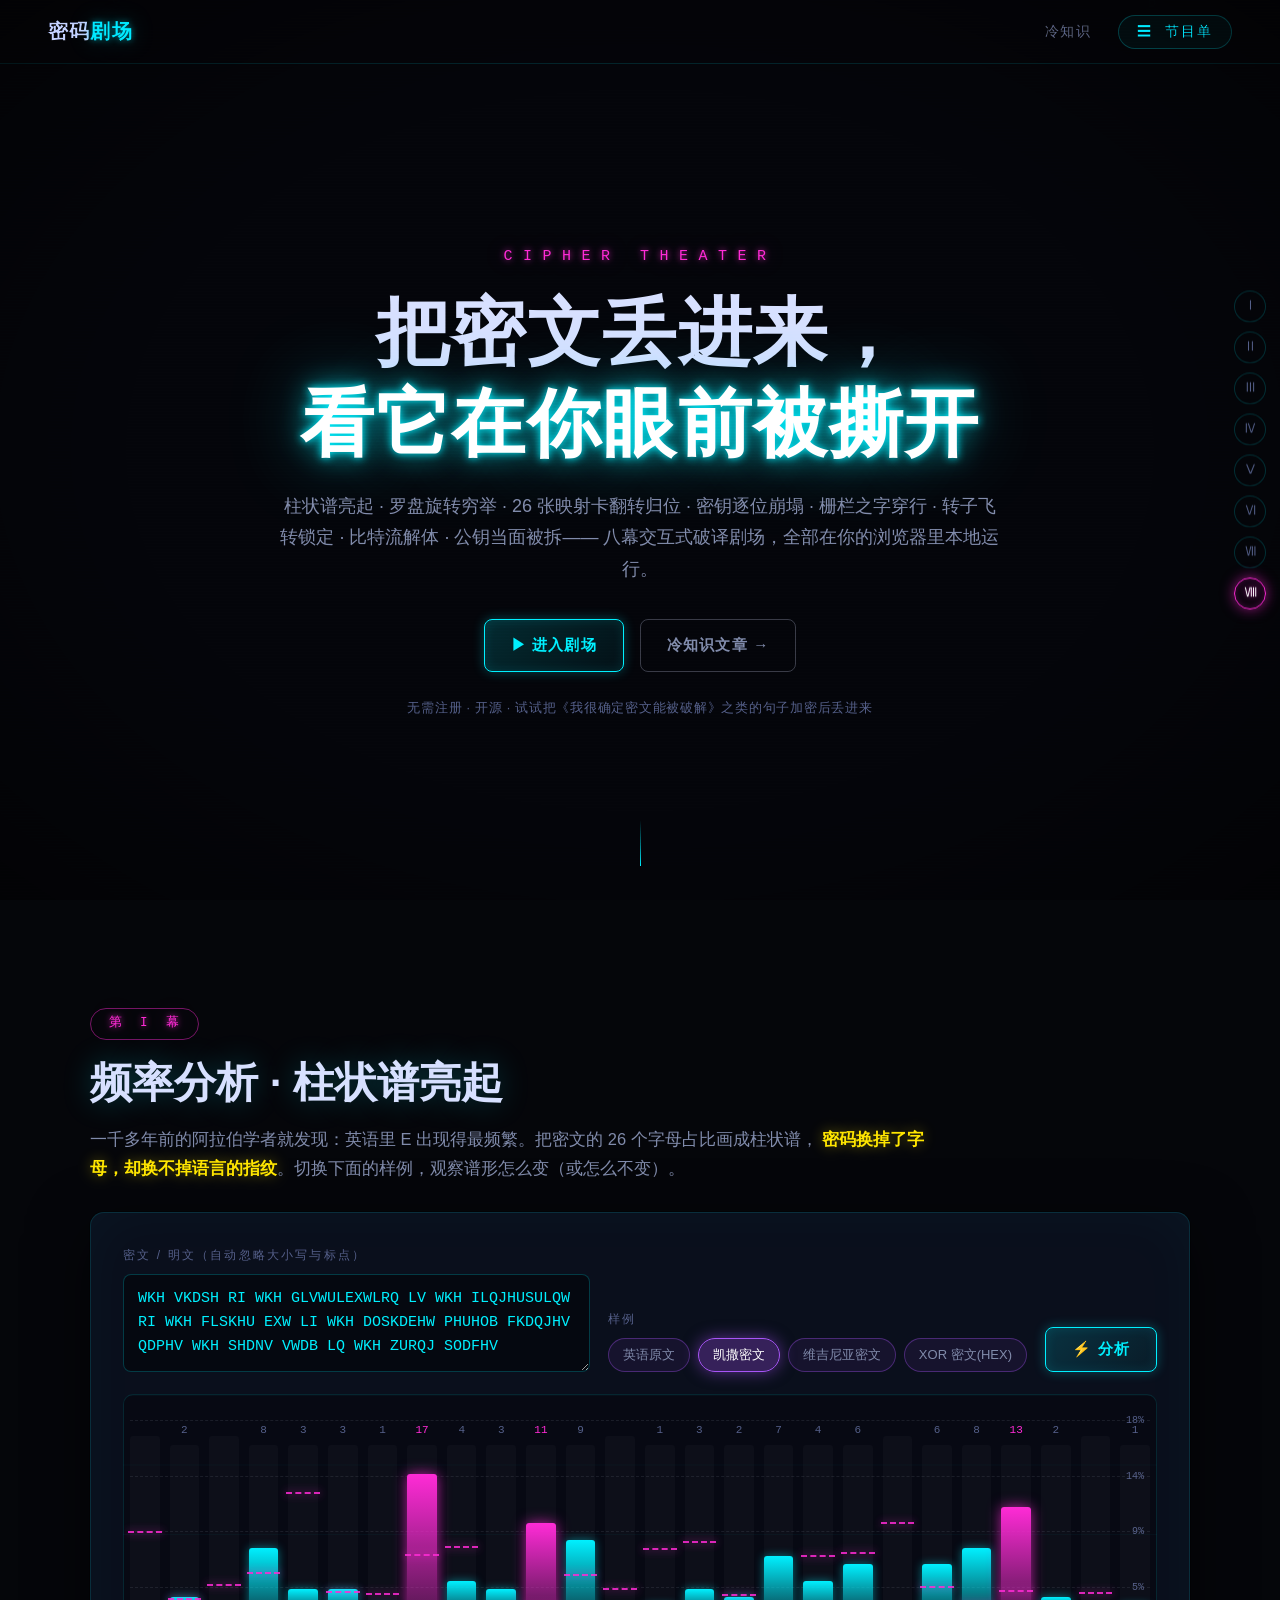
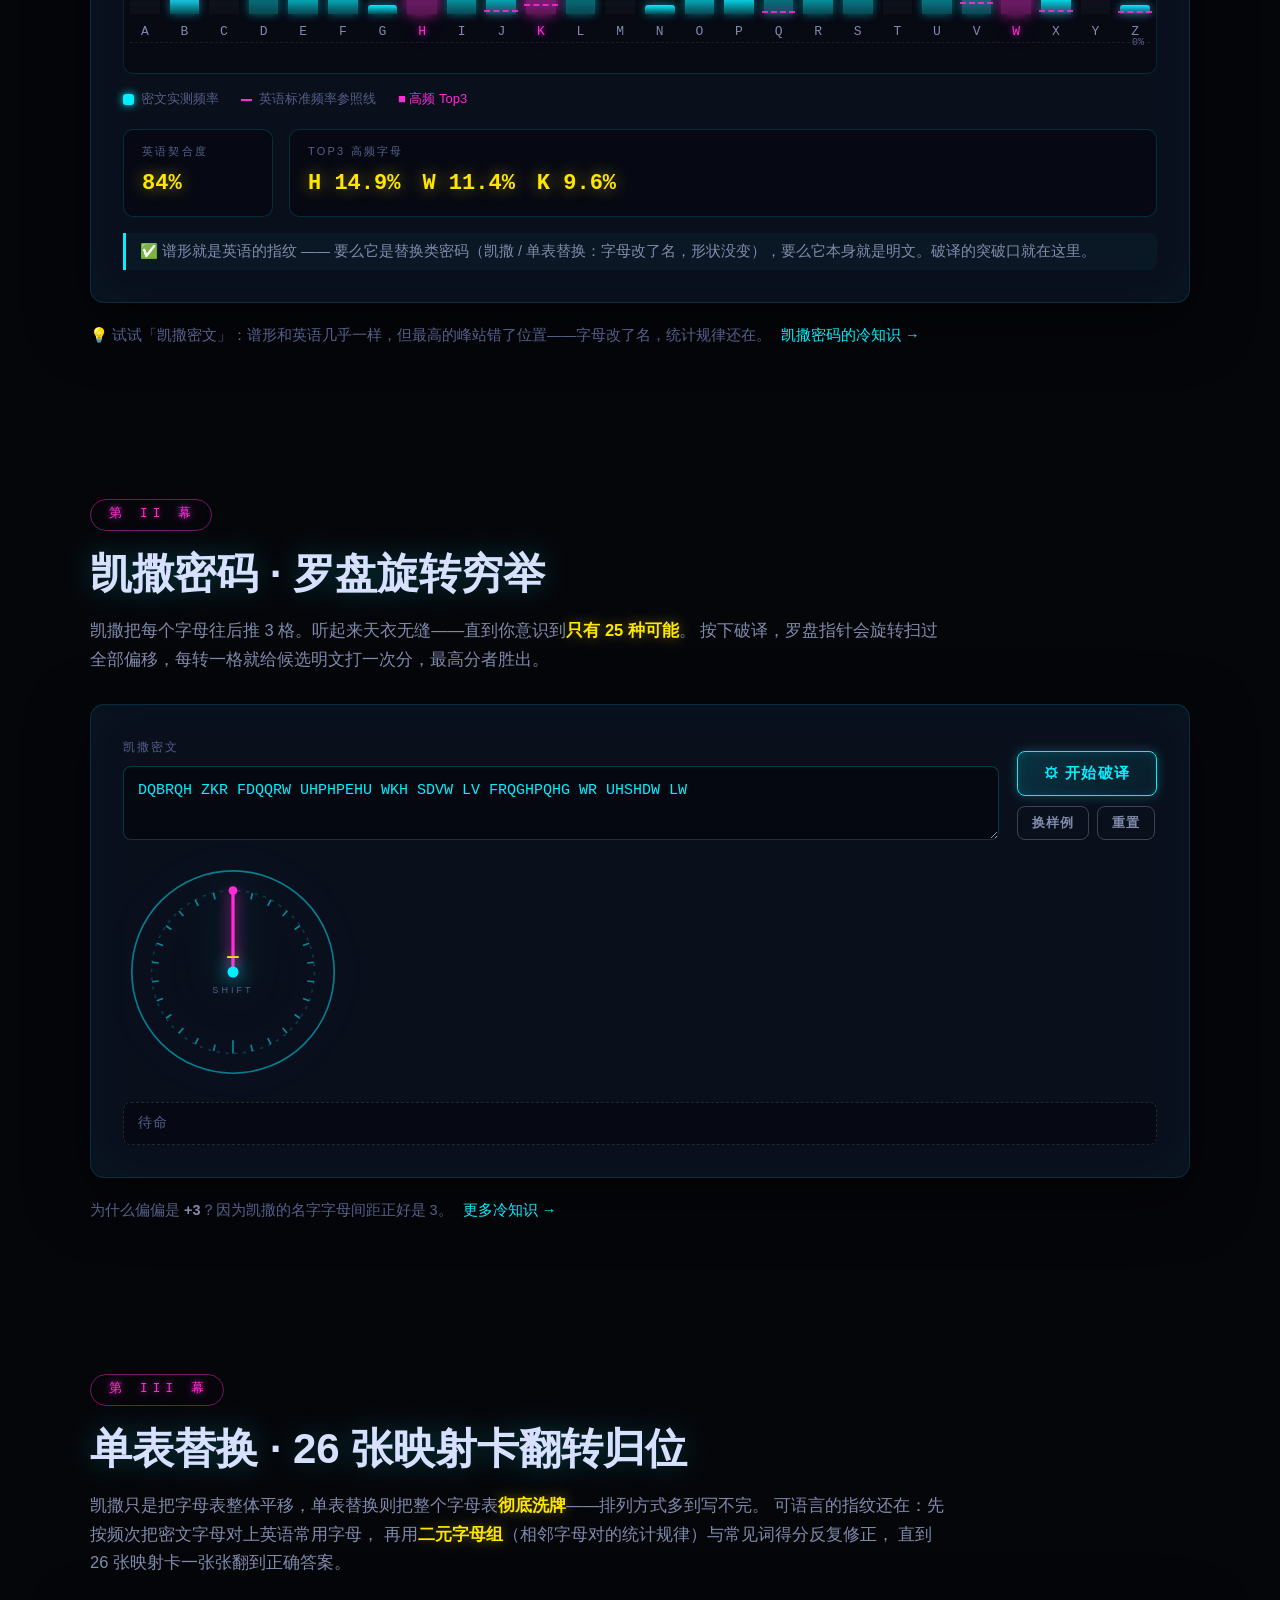
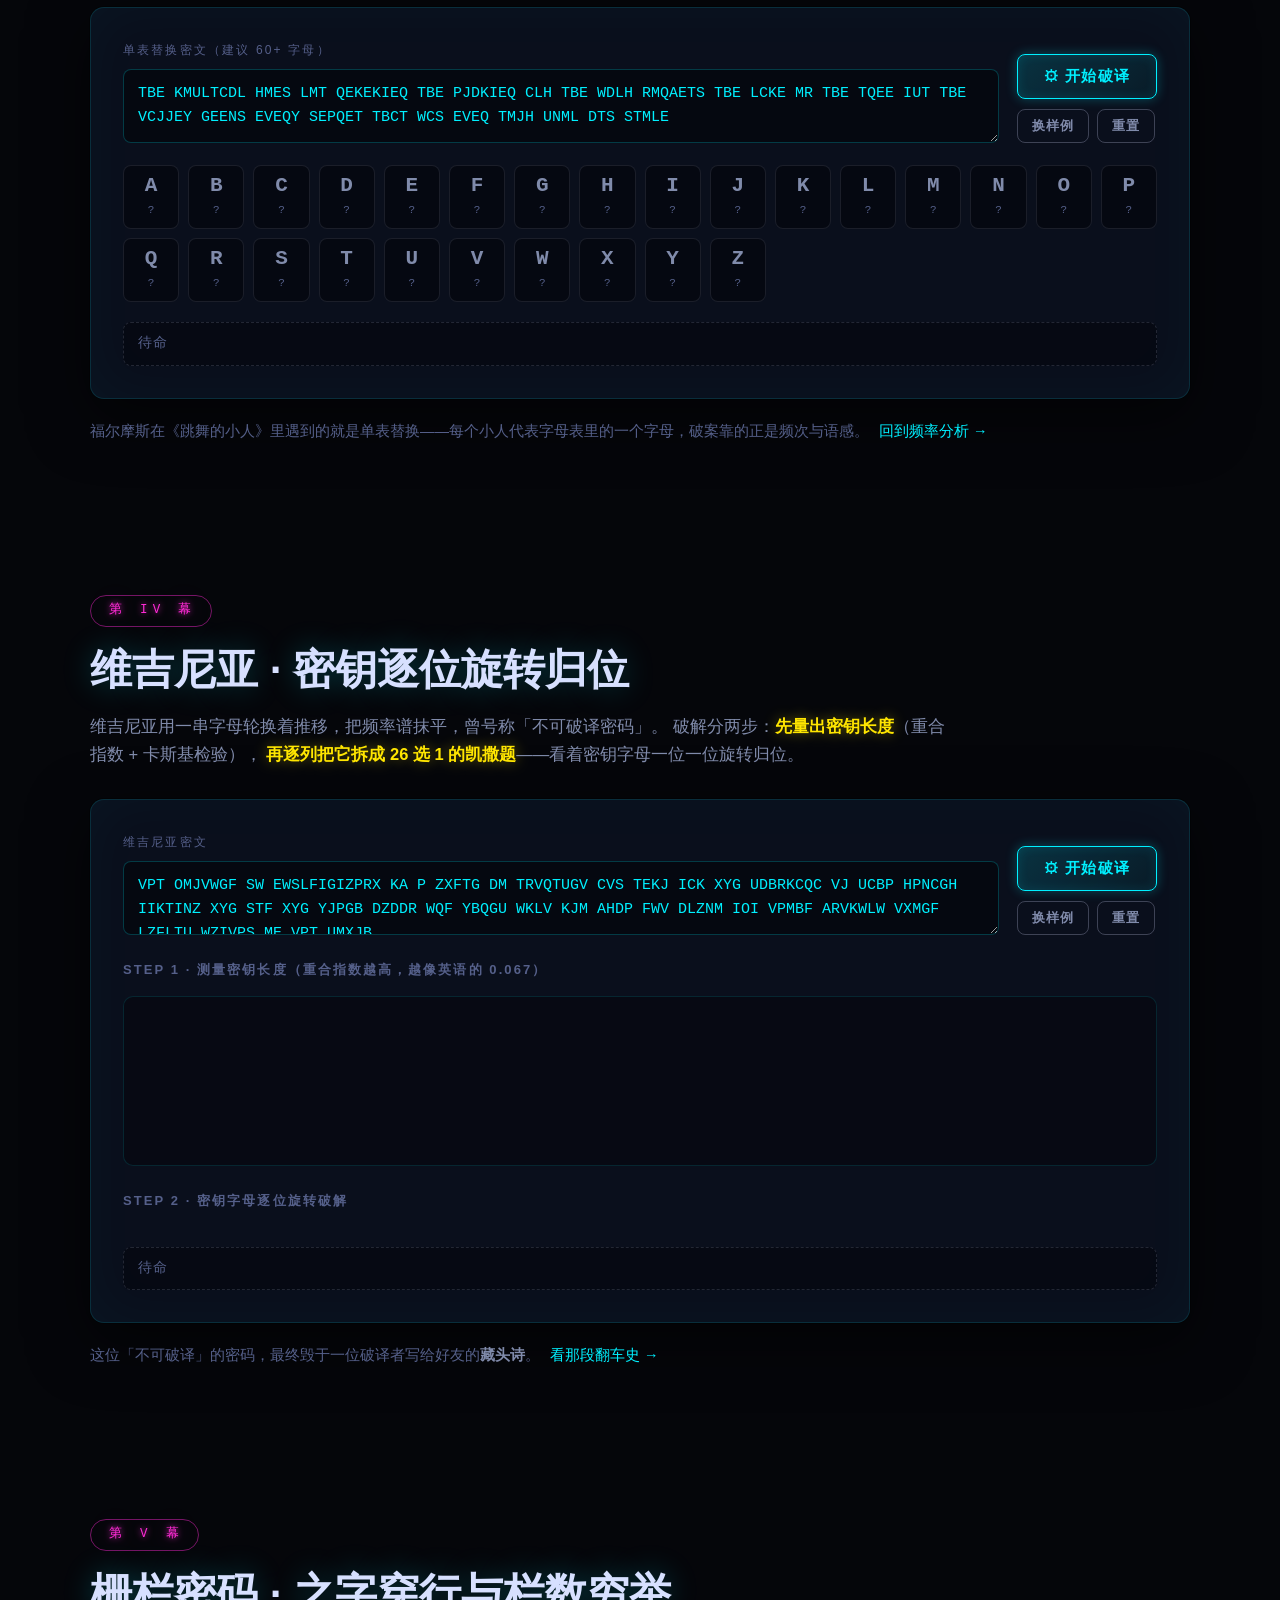
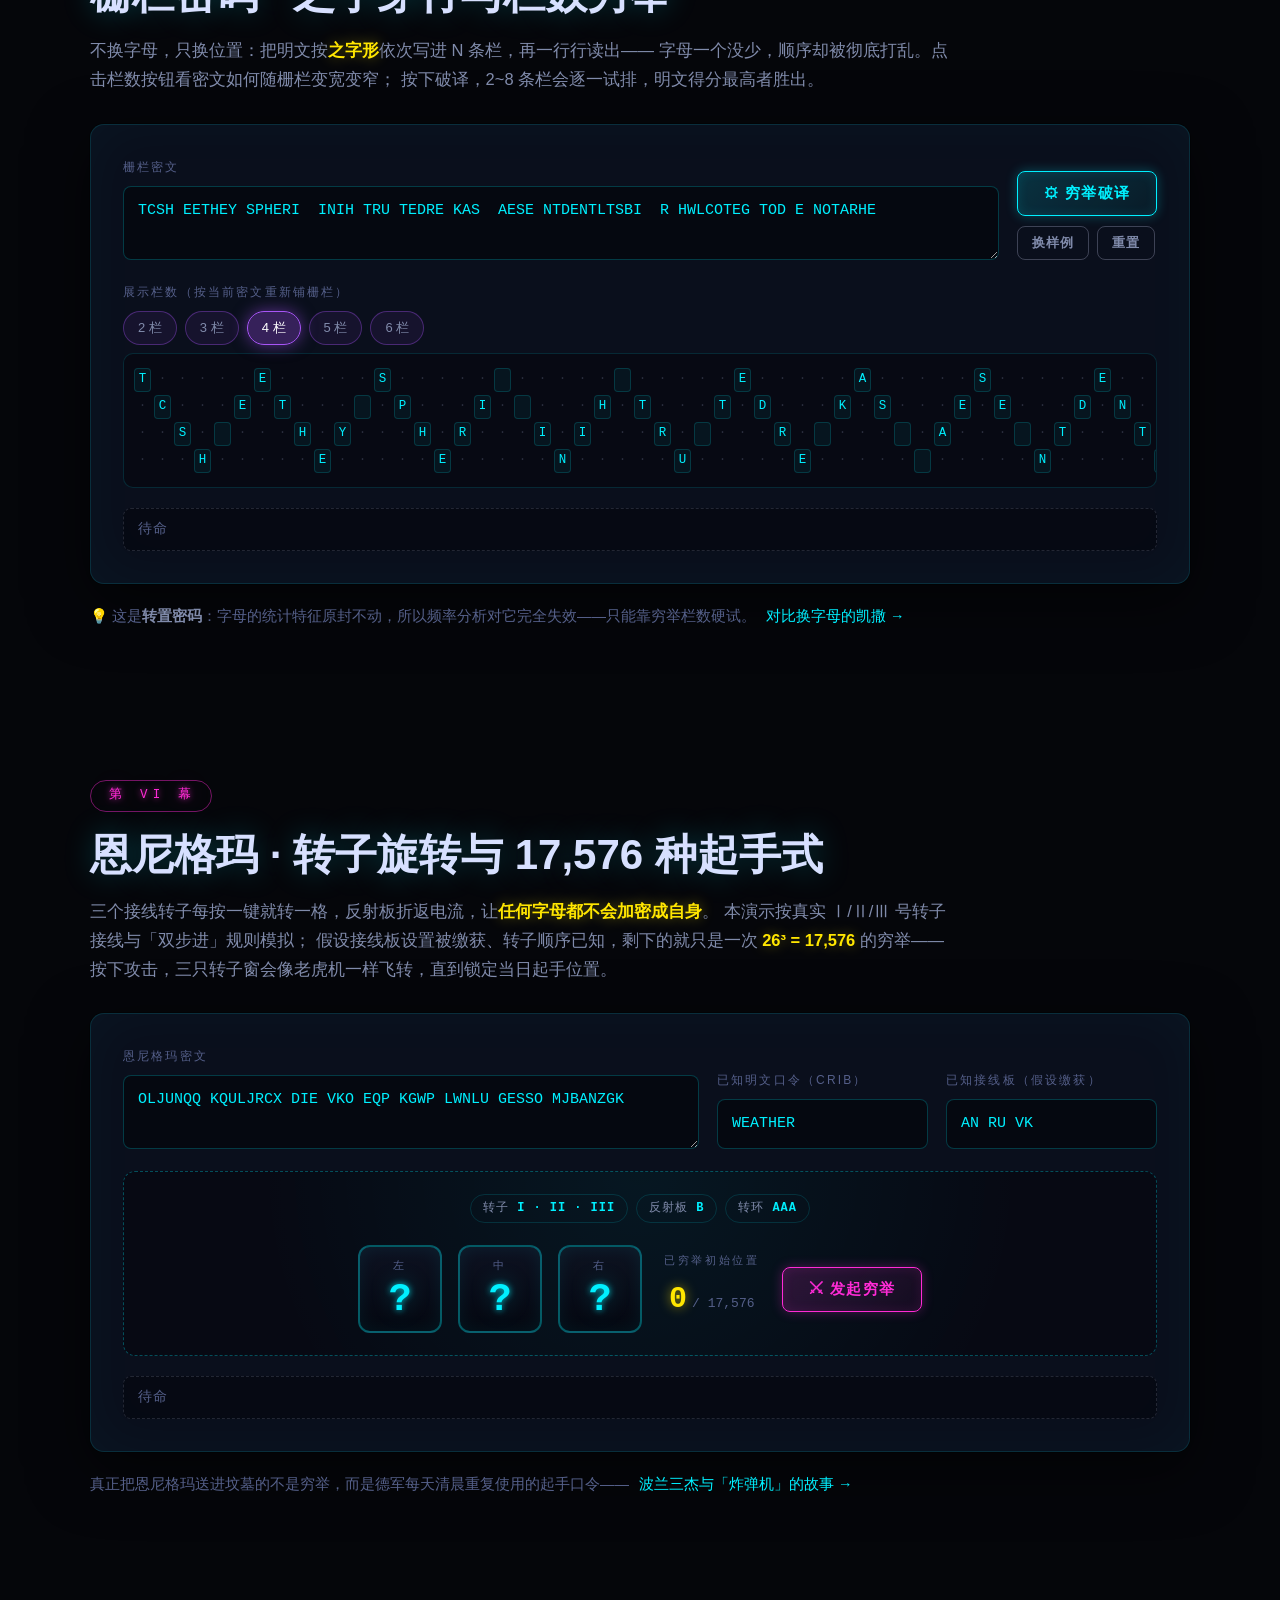
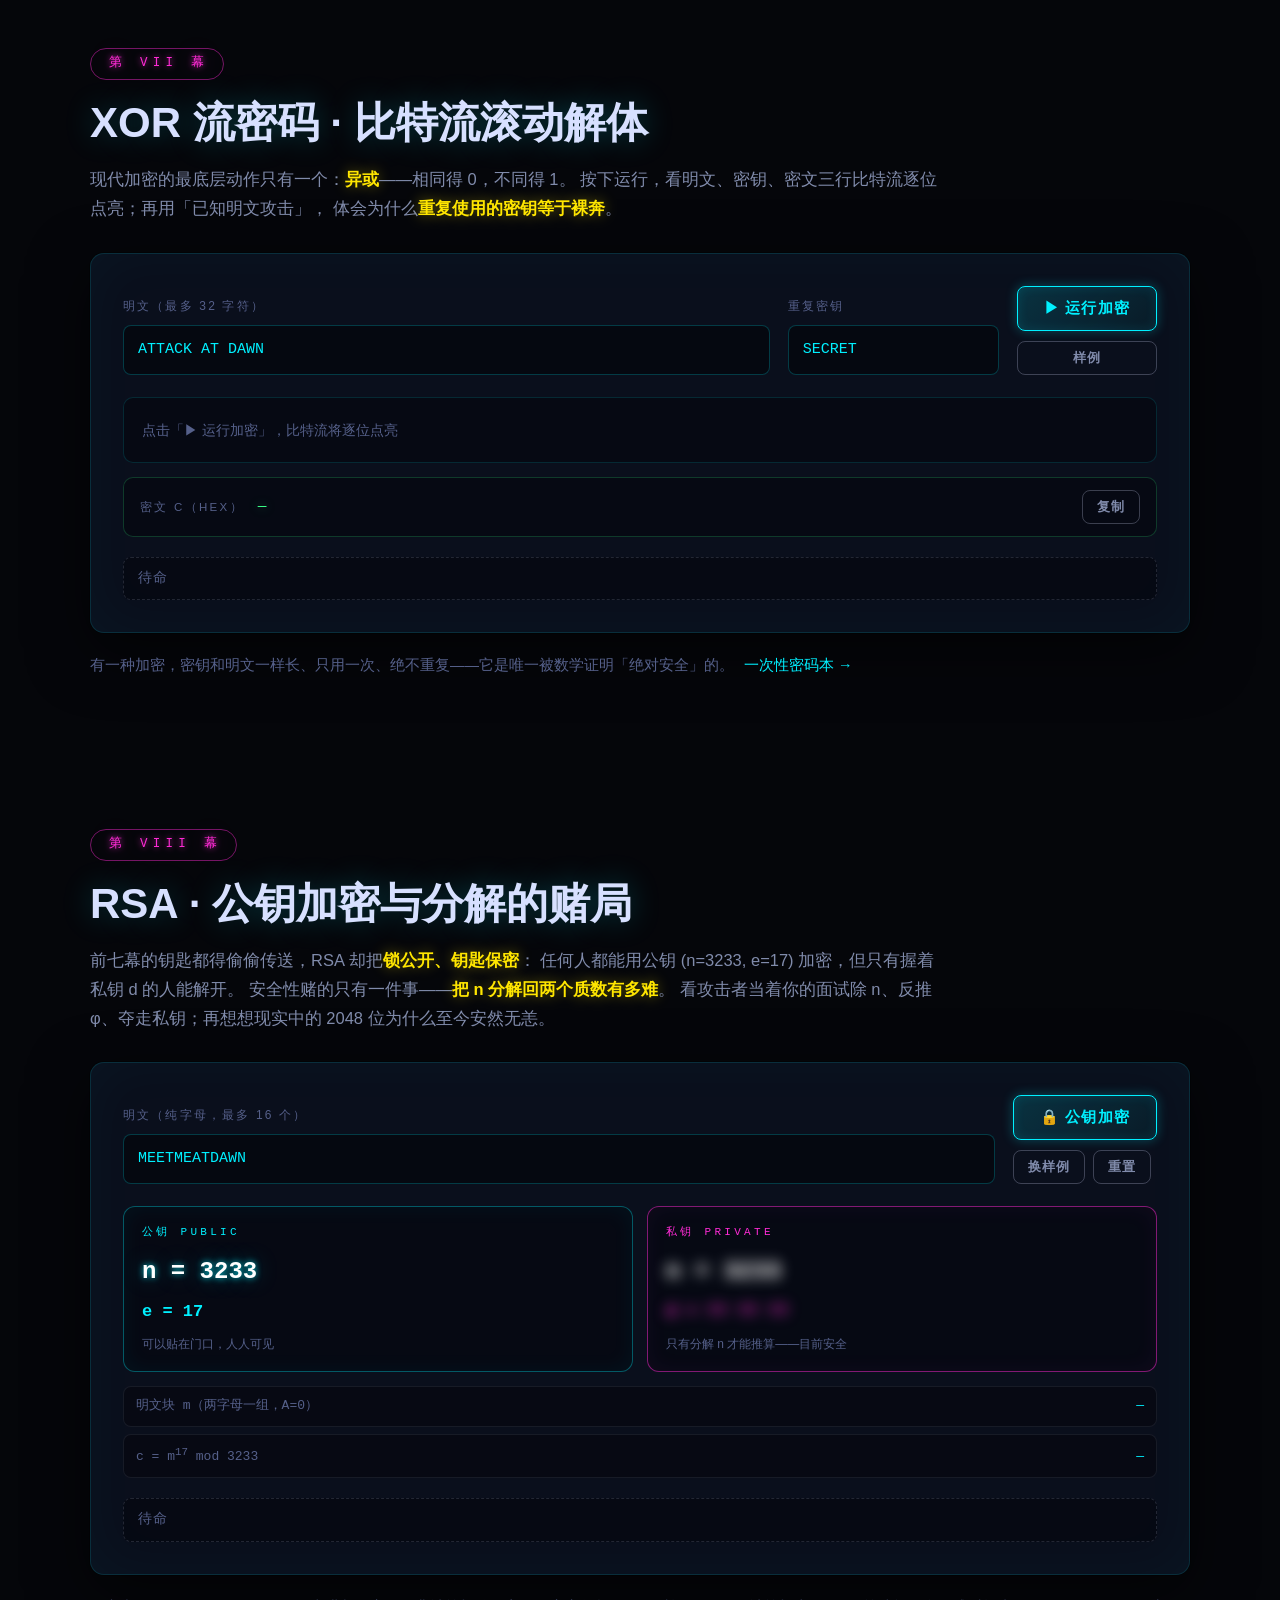
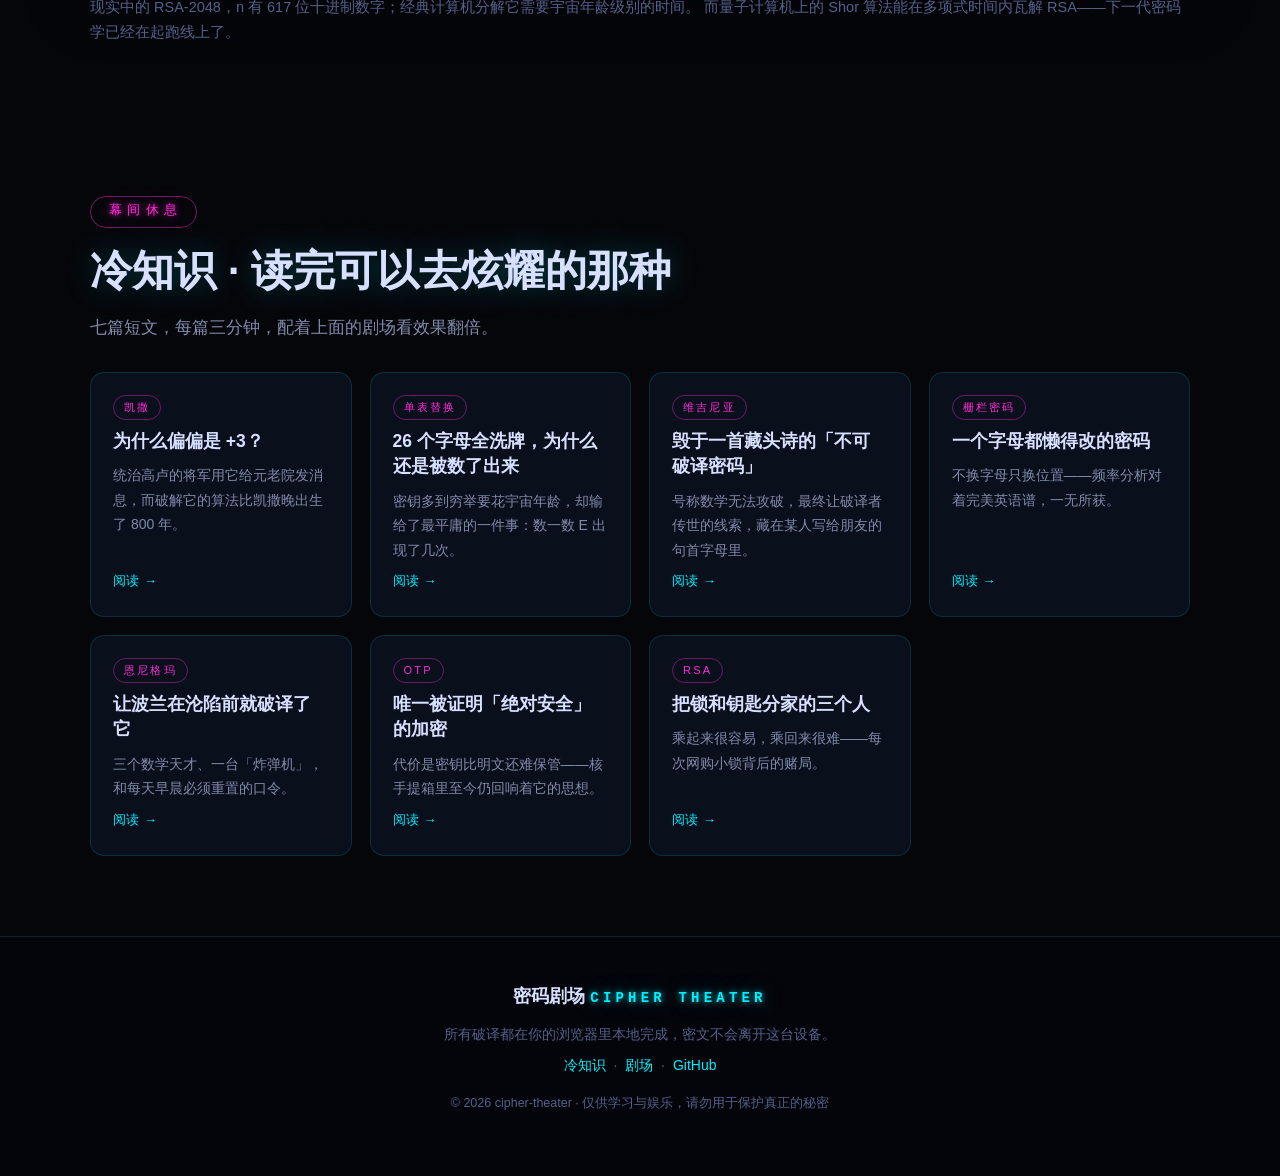
<file: index.html>
<!DOCTYPE html>
<html lang="zh-CN">
<head>
  <meta charset="UTF-8">
  <meta name="viewport" content="width=device-width, initial-scale=1.0">
  <title>密码剧场 · Cipher Theater｜破译过程可视化</title>
  <meta name="description" content="频率分析柱状谱、凯撒罗盘、单表替换映射卡、维吉尼亚密钥、栅栏之字、恩尼格玛转子、XOR 比特流、RSA 分解——八幕交互式密码破译可视化剧场。">
  <meta property="og:title" content="密码剧场 · Cipher Theater">
  <meta property="og:description" content="八幕交互式破译可视化：看密文在你眼前被撕开。">
  <meta property="og:type" content="website">
  <link rel="icon" type="image/svg+xml" href="favicon.svg">
  <link rel="stylesheet" href="css/style.css">
</head>
<body>
  <!-- 解谜成功时的整屏霓虹闪烁 -->
  <div id="neon-flash" class="neon-flash" aria-hidden="true">
    <div class="neon-flash__text">✓ 明文已解出 <span>DECODED</span></div>
  </div>

  <canvas id="matrixCanvas" class="matrix-bg" aria-hidden="true"></canvas>
  <div class="scanlines" aria-hidden="true"></div>

  <header class="site-header">
    <a class="logo" href="index.html">密码<span>剧场</span></a>
    <div class="site-nav">
      <a href="articles.html">冷知识</a>
      <!-- 节目单：八幕扩容后的右上角答案 -->
      <div class="program">
        <button id="programBtn" class="program__btn" type="button"
                aria-expanded="false" aria-controls="programMenu">
          <span class="program__glyph" aria-hidden="true">☰</span> 节目单
        </button>
        <div id="programMenu" class="program__menu" hidden>
          <p class="program__title">今晚的节目 <span>NOW SHOWING</span></p>
          <a href="#act-frequency"><b>Ⅰ</b><span><strong>频率分析</strong><small>语言的指纹 · 柱状谱</small></span></a>
          <a href="#act-caesar"><b>Ⅱ</b><span><strong>凯撒密码</strong><small>罗盘旋转穷举 25 格</small></span></a>
          <a href="#act-substitution"><b>Ⅲ</b><span><strong>单表替换</strong><small>26 张映射卡翻转归位</small></span></a>
          <a href="#act-vigenere"><b>Ⅳ</b><span><strong>维吉尼亚</strong><small>密钥逐位旋转归位</small></span></a>
          <a href="#act-rail"><b>Ⅴ</b><span><strong>栅栏密码</strong><small>之字穿行 · 栏数穷举</small></span></a>
          <a href="#act-enigma"><b>Ⅵ</b><span><strong>恩尼格玛</strong><small>转子旋转 · 17576 穷举</small></span></a>
          <a href="#act-xor"><b>Ⅶ</b><span><strong>XOR 流密码</strong><small>比特流滚动解体</small></span></a>
          <a href="#act-rsa"><b>Ⅷ</b><span><strong>RSA</strong><small>公钥加密 · 分解攻击</small></span></a>
          <hr class="program__divider">
          <a href="articles.html"><b>✦</b><span><strong>冷知识专栏</strong><small>七篇三分钟短文</small></span></a>
        </div>
      </div>
    </div>
  </header>

  <!-- 屏幕右缘的幕次导轨：滚动时高亮当前一幕 -->
  <nav class="act-rail" id="actRail" aria-label="幕次导航">
    <a href="#act-frequency" title="第Ⅰ幕 频率分析"><i>Ⅰ</i></a>
    <a href="#act-caesar" title="第Ⅱ幕 凯撒密码"><i>Ⅱ</i></a>
    <a href="#act-substitution" title="第Ⅲ幕 单表替换"><i>Ⅲ</i></a>
    <a href="#act-vigenere" title="第Ⅳ幕 维吉尼亚"><i>Ⅳ</i></a>
    <a href="#act-rail" title="第Ⅴ幕 栅栏密码"><i>Ⅴ</i></a>
    <a href="#act-enigma" title="第Ⅵ幕 恩尼格玛"><i>Ⅵ</i></a>
    <a href="#act-xor" title="第Ⅶ幕 XOR 流密码"><i>Ⅶ</i></a>
    <a href="#act-rsa" title="第Ⅷ幕 RSA"><i>Ⅷ</i></a>
  </nav>

  <!-- ============================ HERO ============================ -->
  <section class="hero">
    <p class="hero__kicker">CIPHER&nbsp;THEATER</p>
    <h1 class="hero__title">把密文丢进来，<br><span class="neon-underline">看它在你眼前被撕开</span></h1>
    <p class="hero__sub">
      柱状谱亮起 · 罗盘旋转穷举 · 26 张映射卡翻转归位 · 密钥逐位崩塌 · 栅栏之字穿行 · 转子飞转锁定 · 比特流解体 · 公钥当面被拆——
      八幕交互式破译剧场，全部在你的浏览器里本地运行。
    </p>
    <div class="hero__cta">
      <a class="btn btn--neon" href="#act-frequency">▶ 进入剧场</a>
      <a class="btn btn--ghost" href="articles.html">冷知识文章 →</a>
    </div>
    <p class="hero__hint">无需注册 · 开源 · 试试把《我很确定密文能被破解》之类的句子加密后丢进来</p>
    <div class="hero__scroll" aria-hidden="true"></div>
  </section>

  <main>
    <!-- ======================= 第 I 幕：频率分析 ======================= -->
    <section id="act-frequency" class="act">
      <div class="act__head">
        <span class="act__num">第 I 幕</span>
        <h2>频率分析 · 柱状谱亮起</h2>
        <p>
          一千多年前的阿拉伯学者就发现：英语里 E 出现得最频繁。把密文的 26 个字母占比画成柱状谱，
          <b>密码换掉了字母，却换不掉语言的指纹</b>。切换下面的样例，观察谱形怎么变（或怎么不变）。
        </p>
      </div>

      <div class="panel">
        <div class="panel__controls">
          <label class="field field--grow">
            <span class="field__label">密文 / 明文（自动忽略大小写与标点）</span>
            <textarea id="freqInput" rows="3" spellcheck="false"
              placeholder="在此粘贴密文，柱状谱会实时更新…"></textarea>
          </label>
          <div class="field">
            <span class="field__label">样例</span>
            <div class="chip-row">
              <button class="chip" data-freq-sample="plain" type="button">英语原文</button>
              <button class="chip is-active" data-freq-sample="caesar" type="button">凯撒密文</button>
              <button class="chip" data-freq-sample="vigenere" type="button">维吉尼亚密文</button>
              <button class="chip" data-freq-sample="xor" type="button">XOR 密文(HEX)</button>
            </div>
          </div>
          <button id="freqAnalyze" class="btn btn--neon" type="button">⚡ 分析</button>
        </div>

        <div id="freqChart" class="freq-chart" role="img" aria-label="字母频率柱状图"></div>

        <div class="chart-legend">
          <span class="legend-item"><i class="dot dot--cyan"></i>密文实测频率</span>
          <span class="legend-item"><i class="dot dot--magenta"></i>英语标准频率参照线</span>
          <span class="legend-item legend-item--top">■ 高频 Top3</span>
        </div>

        <div class="readouts">
          <div class="readout"><span class="readout__label">英语契合度</span><b id="freqScore">—</b></div>
          <div class="readout readout--wide"><span class="readout__label">Top3 高频字母</span><b id="freqTop">—</b></div>
        </div>
        <p id="freqVerdict" class="verdict"></p>
      </div>

      <p class="act__foot">
        💡 试试「凯撒密文」：谱形和英语几乎一样，但最高的峰站错了位置——字母改了名，统计规律还在。
        <a href="articles/caesar.html">凯撒密码的冷知识 →</a>
      </p>
    </section>

    <!-- ======================= 第 II 幕：凯撒 ======================= -->
    <section id="act-caesar" class="act">
      <div class="act__head">
        <span class="act__num">第 II 幕</span>
        <h2>凯撒密码 · 罗盘旋转穷举</h2>
        <p>
          凯撒把每个字母往后推 3 格。听起来天衣无缝——直到你意识到<b>只有 25 种可能</b>。
          按下破译，罗盘指针会旋转扫过全部偏移，每转一格就给候选明文打一次分，最高分者胜出。
        </p>
      </div>

      <div class="panel">
        <div class="panel__controls">
          <label class="field field--grow">
            <span class="field__label">凯撒密文</span>
            <textarea id="caesarInput" rows="2" spellcheck="false" placeholder="粘贴凯撒密文…"></textarea>
          </label>
          <div class="field field--btns">
            <button id="caesarCrack" class="btn btn--neon" type="button">⚙ 开始破译</button>
            <div class="btn-row">
              <button id="caesarSample" class="btn btn--ghost btn--sm" type="button">换样例</button>
              <button id="caesarReset" class="btn btn--ghost btn--sm" type="button">重置</button>
            </div>
          </div>
        </div>

        <div class="caesar-stage">
          <!-- 罗盘 -->
          <div class="dial" aria-hidden="true">
            <svg viewBox="0 0 200 200">
              <circle cx="100" cy="100" r="92" class="dial__ring"/>
              <circle cx="100" cy="100" r="74" class="dial__ring dial__ring--inner"/>
              <g class="dial__ticks" id="dialTicks"></g>
              <g id="dialNeedle" class="dial__needle">
                <line x1="100" y1="100" x2="100" y2="26"/>
                <circle cx="100" cy="26" r="4"/>
              </g>
              <circle cx="100" cy="100" r="5" class="dial__hub"/>
            </svg>
            <div class="dial__center"><span id="dialLabel">—</span><small>SHIFT</small></div>
          </div>

          <!-- 26 个候选 -->
          <div class="caesar-rows" id="caesarRows" aria-live="polite"></div>
        </div>

        <p class="stage-status" id="caesarStatus">待命</p>

        <!-- 胜出结果 -->
        <div id="caesarResult" class="reveal-panel">
          <div class="reveal-panel__head">
            <span class="reveal-panel__tag">明文已解出</span>
            <button id="caesarCopy" class="btn btn--ghost btn--sm" type="button">复制明文</button>
          </div>
          <p id="caesarHits" class="reveal-hits"></p>
          <blockquote id="caesarPlain" class="reveal-text"></blockquote>
        </div>
      </div>

      <p class="act__foot">
        为什么偏偏是 <b>+3</b>？因为凯撒的名字字母间距正好是 3。
        <a href="articles/caesar.html">更多冷知识 →</a>
      </p>
    </section>

    <!-- ======================= 第 III 幕：单表替换 ======================= -->
    <section id="act-substitution" class="act">
      <div class="act__head">
        <span class="act__num">第 III 幕</span>
        <h2>单表替换 · 26 张映射卡翻转归位</h2>
        <p>
          凯撒只是把字母表整体平移，单表替换则把整个字母表<b>彻底洗牌</b>——排列方式多到写不完。
          可语言的指纹还在：先按频次把密文字母对上英语常用字母，
          再用<b>二元字母组</b>（相邻字母对的统计规律）与常见词得分反复修正，
          直到 26 张映射卡一张张翻到正确答案。
        </p>
      </div>

      <div class="panel">
        <div class="panel__controls">
          <label class="field field--grow">
            <span class="field__label">单表替换密文（建议 60+ 字母）</span>
            <textarea id="substInput" rows="2" spellcheck="false" placeholder="粘贴单表替换密文…"></textarea>
          </label>
          <div class="field field--btns">
            <button id="substCrack" class="btn btn--neon" type="button">⚙ 开始破译</button>
            <div class="btn-row">
              <button id="substSample" class="btn btn--ghost btn--sm" type="button">换样例</button>
              <button id="substReset" class="btn btn--ghost btn--sm" type="button">重置</button>
            </div>
          </div>
        </div>

        <div id="substMap" class="subst-map" aria-live="polite"></div>

        <p class="stage-status" id="substStatus">待命</p>

        <div id="substResult" class="reveal-panel">
          <div class="reveal-panel__head">
            <span class="reveal-panel__tag">明文已解出</span>
            <button id="substCopy" class="btn btn--ghost btn--sm" type="button">复制明文</button>
          </div>
          <p id="substHits" class="reveal-hits"></p>
          <blockquote id="substPlain" class="reveal-text"></blockquote>
        </div>
      </div>

      <p class="act__foot">
        福尔摩斯在《跳舞的小人》里遇到的就是单表替换——每个小人代表字母表里的一个字母，破案靠的正是频次与语感。
        <a href="index.html#act-frequency">回到频率分析 →</a>
      </p>
    </section>

    <!-- ======================= 第 IV 幕：维吉尼亚 ======================= -->
    <section id="act-vigenere" class="act">
      <div class="act__head">
        <span class="act__num">第 IV 幕</span>
        <h2>维吉尼亚 · 密钥逐位旋转归位</h2>
        <p>
          维吉尼亚用一串字母轮换着推移，把频率谱抹平，曾号称「不可破译密码」。
          破解分两步：<b>先量出密钥长度</b>（重合指数 + 卡斯基检验），
          <b>再逐列把它拆成 26 选 1 的凯撒题</b>——看着密钥字母一位一位旋转归位。
        </p>
      </div>

      <div class="panel">
        <div class="panel__controls">
          <label class="field field--grow">
            <span class="field__label">维吉尼亚密文</span>
            <textarea id="vigInput" rows="2" spellcheck="false" placeholder="粘贴维吉尼亚密文（建议 60+ 字母）…"></textarea>
          </label>
          <div class="field field--btns">
            <button id="vigCrack" class="btn btn--neon" type="button">⚙ 开始破译</button>
            <div class="btn-row">
              <button id="vigSample" class="btn btn--ghost btn--sm" type="button">换样例</button>
              <button id="vigReset" class="btn btn--ghost btn--sm" type="button">重置</button>
            </div>
          </div>
        </div>

        <div class="vig-step">
          <h4 class="vig-step__title">STEP 1 · 测量密钥长度（重合指数越高，越像英语的 0.067）</h4>
          <div id="vigIC" class="ic-chart" aria-live="polite"></div>
          <p id="vigVerdict" class="ic-verdict"></p>
          <p id="vigKasiski" class="kasiski"></p>
        </div>

        <div class="vig-step">
          <h4 class="vig-step__title">STEP 2 · 密钥字母逐位旋转破解</h4>
          <div id="vigSlots" class="key-slots"></div>
        </div>

        <p class="stage-status" id="vigStatus">待命</p>

        <div id="vigResult" class="reveal-panel">
          <div class="reveal-panel__head">
            <span class="reveal-panel__tag">明文已解出</span>
            <div class="btn-row">
              <span class="key-badge">密钥 <b id="vigKey"></b></span>
              <button id="vigCopyKey" class="btn btn--ghost btn--sm" type="button">复制密钥</button>
              <button id="vigCopy" class="btn btn--ghost btn--sm" type="button">复制明文</button>
            </div>
          </div>
          <blockquote id="vigPlain" class="reveal-text"></blockquote>
        </div>
      </div>

      <p class="act__foot">
        这位「不可破译」的密码，最终毁于一位破译者写给好友的<b>藏头诗</b>。
        <a href="articles/vigenere.html">看那段翻车史 →</a>
      </p>
    </section>

    <!-- ======================= 第 V 幕：栅栏密码 ======================= -->
    <section id="act-rail" class="act">
      <div class="act__head">
        <span class="act__num">第 V 幕</span>
        <h2>栅栏密码 · 之字穿行与栏数穷举</h2>
        <p>
          不换字母，只换位置：把明文按<b>之字形</b>依次写进 N 条栏，再一行行读出——
          字母一个没少，顺序却被彻底打乱。点击栏数按钮看密文如何随栅栏变宽变窄；
          按下破译，2~8 条栏会逐一试排，明文得分最高者胜出。
        </p>
      </div>

      <div class="panel">
        <div class="panel__controls">
          <label class="field field--grow">
            <span class="field__label">栅栏密文</span>
            <textarea id="railInput" rows="2" spellcheck="false" placeholder="粘贴栅栏密文…"></textarea>
          </label>
          <div class="field field--btns">
            <button id="railCrack" class="btn btn--neon" type="button">⚙ 穷举破译</button>
            <div class="btn-row">
              <button id="railSample" class="btn btn--ghost btn--sm" type="button">换样例</button>
              <button id="railReset" class="btn btn--ghost btn--sm" type="button">重置</button>
            </div>
          </div>
        </div>

        <div class="field">
          <span class="field__label">展示栏数（按当前密文重新铺栅栏）</span>
          <div class="chip-row" id="railChips">
            <button class="chip" data-rails="2" type="button">2 栏</button>
            <button class="chip" data-rails="3" type="button">3 栏</button>
            <button class="chip is-active" data-rails="4" type="button">4 栏</button>
            <button class="chip" data-rails="5" type="button">5 栏</button>
            <button class="chip" data-rails="6" type="button">6 栏</button>
          </div>
        </div>

        <div class="rail-wrap">
          <div id="railGrid" class="rail-grid" aria-live="polite"></div>
        </div>

        <div class="caesar-rows" id="railRows" aria-live="polite"></div>

        <p class="stage-status" id="railStatus">待命</p>

        <div id="railResult" class="reveal-panel">
          <div class="reveal-panel__head">
            <span class="reveal-panel__tag">明文已解出</span>
            <div class="btn-row">
              <span class="key-badge">栏数 <b id="railWin"></b></span>
              <button id="railCopy" class="btn btn--ghost btn--sm" type="button">复制明文</button>
            </div>
          </div>
          <blockquote id="railPlain" class="reveal-text"></blockquote>
        </div>
      </div>

      <p class="act__foot">
        💡 这是<b>转置密码</b>：字母的统计特征原封不动，所以频率分析对它完全失效——只能靠穷举栏数硬试。
        <a href="index.html#act-caesar">对比换字母的凯撒 →</a>
      </p>
    </section>

    <!-- ======================= 第 VI 幕：恩尼格玛 ======================= -->
    <section id="act-enigma" class="act">
      <div class="act__head">
        <span class="act__num">第 VI 幕</span>
        <h2>恩尼格玛 · 转子旋转与 17,576 种起手式</h2>
        <p>
          三个接线转子每按一键就转一格，反射板折返电流，让<b>任何字母都不会加密成自身</b>。
          本演示按真实 Ⅰ/Ⅱ/Ⅲ 号转子接线与「双步进」规则模拟；
          假设接线板设置被缴获、转子顺序已知，剩下的就只是一次 <b>26³ = 17,576</b> 的穷举——
          按下攻击，三只转子窗会像老虎机一样飞转，直到锁定当日起手位置。
        </p>
      </div>

      <div class="panel">
        <div class="panel__controls">
          <label class="field field--grow">
            <span class="field__label">恩尼格玛密文</span>
            <textarea id="enigmaInput" rows="2" spellcheck="false" placeholder="粘贴恩尼格玛密文…"></textarea>
          </label>
          <label class="field">
            <span class="field__label">已知明文口令（crib）</span>
            <input id="enigmaCrib" type="text" maxlength="40" spellcheck="false">
          </label>
          <label class="field">
            <span class="field__label">已知接线板（假设缴获）</span>
            <input id="enigmaPB" type="text" maxlength="20" spellcheck="false">
          </label>
        </div>

        <div class="enigma-stage">
          <div class="enigma-config">
            <span class="enigma-chip">转子 <b>I · II · III</b></span>
            <span class="enigma-chip">反射板 <b>B</b></span>
            <span class="enigma-chip">转环 <b>AAA</b></span>
          </div>
          <div class="enigma-rotors" id="enigmaRotors">
            <div class="enigma-rotor" data-r="0"><small>左</small><b>?</b></div>
            <div class="enigma-rotor" data-r="1"><small>中</small><b>?</b></div>
            <div class="enigma-rotor" data-r="2"><small>右</small><b>?</b></div>
          </div>
          <div class="enigma-counter">
            <span class="enigma-counter__label">已穷举初始位置</span>
            <b id="enigmaTried">0</b><small>/ 17,576</small>
          </div>
          <button id="enigmaAttack" class="btn btn--magenta" type="button">⚔ 发起穷举</button>
        </div>

        <p class="stage-status" id="enigmaStatus">待命</p>

        <div id="enigmaResult" class="reveal-panel">
          <div class="reveal-panel__head">
            <span class="reveal-panel__tag">明文已解出</span>
            <div class="btn-row">
              <span class="key-badge">起手位置 <b id="enigmaPos"></b></span>
              <button id="enigmaCopy" class="btn btn--ghost btn--sm" type="button">复制明文</button>
            </div>
          </div>
          <blockquote id="enigmaPlain" class="reveal-text"></blockquote>
        </div>
      </div>

      <p class="act__foot">
        真正把恩尼格玛送进坟墓的不是穷举，而是德军每天清晨重复使用的起手口令——
        <a href="articles/enigma.html">波兰三杰与「炸弹机」的故事 →</a>
      </p>
    </section>

    <!-- ======================= 第 VII 幕：XOR ======================= -->
    <section id="act-xor" class="act">
      <div class="act__head">
        <span class="act__num">第 VII 幕</span>
        <h2>XOR 流密码 · 比特流滚动解体</h2>
        <p>
          现代加密的最底层动作只有一个：<b>异或</b>——相同得 0，不同得 1。
          按下运行，看明文、密钥、密文三行比特流逐位点亮；再用「已知明文攻击」，
          体会为什么<b>重复使用的密钥等于裸奔</b>。
        </p>
      </div>

      <div class="panel">
        <div class="panel__controls">
          <label class="field field--grow">
            <span class="field__label">明文（最多 32 字符）</span>
            <input id="xorPlain" type="text" maxlength="32" spellcheck="false">
          </label>
          <label class="field">
            <span class="field__label">重复密钥</span>
            <input id="xorKey" type="text" maxlength="16" spellcheck="false">
          </label>
          <div class="field field--btns">
            <button id="xorRun" class="btn btn--neon" type="button">▶ 运行加密</button>
            <button id="xorSample" class="btn btn--ghost btn--sm" type="button">样例</button>
          </div>
        </div>

        <div id="xorStream" class="bit-stream" aria-live="polite"></div>

        <div class="hex-strip">
          <span class="hex-strip__label">密文 C（HEX）</span>
          <code id="xorHex">—</code>
          <button id="xorCopyHex" class="btn btn--ghost btn--sm" type="button">复制</button>
        </div>

        <p class="stage-status" id="xorStatus">待命</p>

        <div id="xorAttack" class="attack-panel">
          <div class="attack-panel__head">
            <h4>🔓 已知明文攻击</h4>
            <p>假设攻击者恰好知道密文开头是常见的报头（比如 <code>ATTACK AT DAWN</code>）：</p>
            <button id="xorAttackBtn" class="btn btn--magenta" type="button">发起攻击</button>
          </div>
          <div id="xorSteps" class="attack-steps"></div>
          <div id="xorKeyReveal" class="key-reveal"></div>
        </div>
      </div>

      <p class="act__foot">
        有一种加密，密钥和明文一样长、只用一次、绝不重复——它是唯一被数学证明「绝对安全」的。
        <a href="articles/otp.html">一次性密码本 →</a>
      </p>
    </section>

    <!-- ======================= 第 VIII 幕：RSA ======================= -->
    <section id="act-rsa" class="act">
      <div class="act__head">
        <span class="act__num">第 VIII 幕</span>
        <h2>RSA · 公钥加密与分解的赌局</h2>
        <p>
          前七幕的钥匙都得偷偷传送，RSA 却把<b>锁公开、钥匙保密</b>：
          任何人都能用公钥 (n=3233, e=17) 加密，但只有握着私钥 d 的人能解开。
          安全性赌的只有一件事——<b>把 n 分解回两个质数有多难</b>。
          看攻击者当着你的面试除 n、反推 φ、夺走私钥；再想想现实中的 2048 位为什么至今安然无恙。
        </p>
      </div>

      <div class="panel">
        <div class="panel__controls">
          <label class="field field--grow">
            <span class="field__label">明文（纯字母，最多 16 个）</span>
            <input id="rsaInput" type="text" maxlength="16" spellcheck="false">
          </label>
          <div class="field field--btns">
            <button id="rsaEncrypt" class="btn btn--neon" type="button">🔒 公钥加密</button>
            <div class="btn-row">
              <button id="rsaSample" class="btn btn--ghost btn--sm" type="button">换样例</button>
              <button id="rsaReset" class="btn btn--ghost btn--sm" type="button">重置</button>
            </div>
          </div>
        </div>

        <div class="rsa-keys">
          <div class="rsa-card">
            <span class="rsa-card__tag">公钥 PUBLIC</span>
            <b class="rsa-card__big">n = 3233</b>
            <b class="rsa-card__mid">e = 17</b>
            <small>可以贴在门口，人人可见</small>
          </div>
          <div class="rsa-card rsa-card--private is-locked" id="rsaPrivate">
            <span class="rsa-card__tag">私钥 PRIVATE</span>
            <b class="rsa-card__big">n = 3233</b>
            <b class="rsa-card__mid" id="rsaD">d = ?? ?? ??</b>
            <small id="rsaPrivateHint">只有分解 n 才能推算——目前安全</small>
          </div>
        </div>

        <div class="rsa-blocks">
          <div class="rsa-blocks__row"><span>明文块 m（两字母一组，A=0）</span><code id="rsaMBlocks">—</code></div>
          <div class="rsa-blocks__row"><span>c = m<sup>17</sup> mod 3233</span><code id="rsaCBlocks">—</code></div>
        </div>

        <div id="rsaSteps" class="rsa-steps" aria-live="polite"></div>

        <p class="stage-status" id="rsaStatus">待命</p>

        <div class="attack-panel">
          <div class="attack-panel__head">
            <h4>⚔ 攻击者：分解 n</h4>
            <p>最朴素的试除法：从 2 开始一路除下去。玩具密钥 n=3233 撑不了几行——</p>
            <div class="btn-row">
              <button id="rsaAttack" class="btn btn--magenta" type="button">发起分解</button>
              <button id="rsaDecrypt" class="btn btn--magenta" type="button" disabled>🔓 用私钥解密</button>
            </div>
          </div>
          <div id="rsaFactorRows" class="rsa-factor-rows"></div>
        </div>

        <div id="rsaResult" class="reveal-panel">
          <div class="reveal-panel__head">
            <span class="reveal-panel__tag">明文已解出</span>
            <button id="rsaCopy" class="btn btn--ghost btn--sm" type="button">复制明文</button>
          </div>
          <blockquote id="rsaPlain" class="reveal-text"></blockquote>
        </div>
      </div>

      <p class="act__foot">
        现实中的 RSA-2048，n 有 617 位十进制数字；经典计算机分解它需要宇宙年龄级别的时间。
        而量子计算机上的 Shor 算法能在多项式时间内瓦解 RSA——下一代密码学已经在起跑线上了。
      </p>
    </section>

    <!-- ======================= 文章导读 ======================= -->
    <section id="act-articles" class="act act--teaser">
      <div class="act__head">
        <span class="act__num">幕间休息</span>
        <h2>冷知识 · 读完可以去炫耀的那种</h2>
        <p>七篇短文，每篇三分钟，配着上面的剧场看效果翻倍。</p>
      </div>
      <div class="card-grid">
        <a class="card" href="articles/caesar.html">
          <span class="card__tag">凯撒</span>
          <h3>为什么偏偏是 +3？</h3>
          <p>统治高卢的将军用它给元老院发消息，而破解它的算法比凯撒晚出生了 800 年。</p>
          <span class="card__more">阅读 →</span>
        </a>
        <a class="card" href="articles/substitution.html">
          <span class="card__tag">单表替换</span>
          <h3>26 个字母全洗牌，为什么还是被数了出来</h3>
          <p>密钥多到穷举要花宇宙年龄，却输给了最平庸的一件事：数一数 E 出现了几次。</p>
          <span class="card__more">阅读 →</span>
        </a>
        <a class="card" href="articles/vigenere.html">
          <span class="card__tag">维吉尼亚</span>
          <h3>毁于一首藏头诗的「不可破译密码」</h3>
          <p>号称数学无法攻破，最终让破译者传世的线索，藏在某人写给朋友的句首字母里。</p>
          <span class="card__more">阅读 →</span>
        </a>
        <a class="card" href="articles/rail.html">
          <span class="card__tag">栅栏密码</span>
          <h3>一个字母都懒得改的密码</h3>
          <p>不换字母只换位置——频率分析对着完美英语谱，一无所获。</p>
          <span class="card__more">阅读 →</span>
        </a>
        <a class="card" href="articles/enigma.html">
          <span class="card__tag">恩尼格玛</span>
          <h3>让波兰在沦陷前就破译了它</h3>
          <p>三个数学天才、一台「炸弹机」，和每天早晨必须重置的口令。</p>
          <span class="card__more">阅读 →</span>
        </a>
        <a class="card" href="articles/otp.html">
          <span class="card__tag">OTP</span>
          <h3>唯一被证明「绝对安全」的加密</h3>
          <p>代价是密钥比明文还难保管——核手提箱里至今仍回响着它的思想。</p>
          <span class="card__more">阅读 →</span>
        </a>
        <a class="card" href="articles/rsa.html">
          <span class="card__tag">RSA</span>
          <h3>把锁和钥匙分家的三个人</h3>
          <p>乘起来很容易，乘回来很难——每次网购小锁背后的赌局。</p>
          <span class="card__more">阅读 →</span>
        </a>
      </div>
    </section>
  </main>

  <footer class="site-footer">
    <div class="site-footer__brand">密码剧场 <span>CIPHER THEATER</span></div>
    <p>所有破译都在你的浏览器里本地完成，密文不会离开这台设备。</p>
    <p class="site-footer__links">
      <a href="articles.html">冷知识</a> ·
      <a href="index.html#act-frequency">剧场</a> ·
      <a href="https://github.com" target="_blank" rel="noopener">GitHub</a>
    </p>
    <p class="site-footer__copy">© <span id="year"></span> cipher-theater · 仅供学习与娱乐，请勿用于保护真正的秘密</p>
  </footer>

  <script src="js/core.js"></script>
  <script src="js/app.js"></script>
  <script src="js/frequency.js"></script>
  <script src="js/caesar.js"></script>
  <script src="js/vigenere.js"></script>
  <script src="js/xor.js"></script>
  <script src="js/substitution.js"></script>
  <script src="js/rail.js"></script>
  <script src="js/enigma.js"></script>
  <script src="js/rsa.js"></script>
  <script>
    // 罗盘 26 格刻度（纯装饰，随脚本生成）
    (function () {
      var g = document.getElementById('dialTicks');
      if (!g) return;
      var html = '';
      for (var i = 0; i < 26; i++) {
        var a = (i / 26) * Math.PI * 2 - Math.PI / 2;
        var r1 = 74, r2 = i % 13 === 0 ? 62 : 68;
        var x1 = 100 + Math.cos(a) * r1, y1 = 100 + Math.sin(a) * r1;
        var x2 = 100 + Math.cos(a) * r2, y2 = 100 + Math.sin(a) * r2;
        html += '<line x1="' + x1.toFixed(1) + '" y1="' + y1.toFixed(1) +
                '" x2="' + x2.toFixed(1) + '" y2="' + y2.toFixed(1) + '"/>';
      }
      g.innerHTML = html;
    })();
  </script>
</body>
</html>
</file>
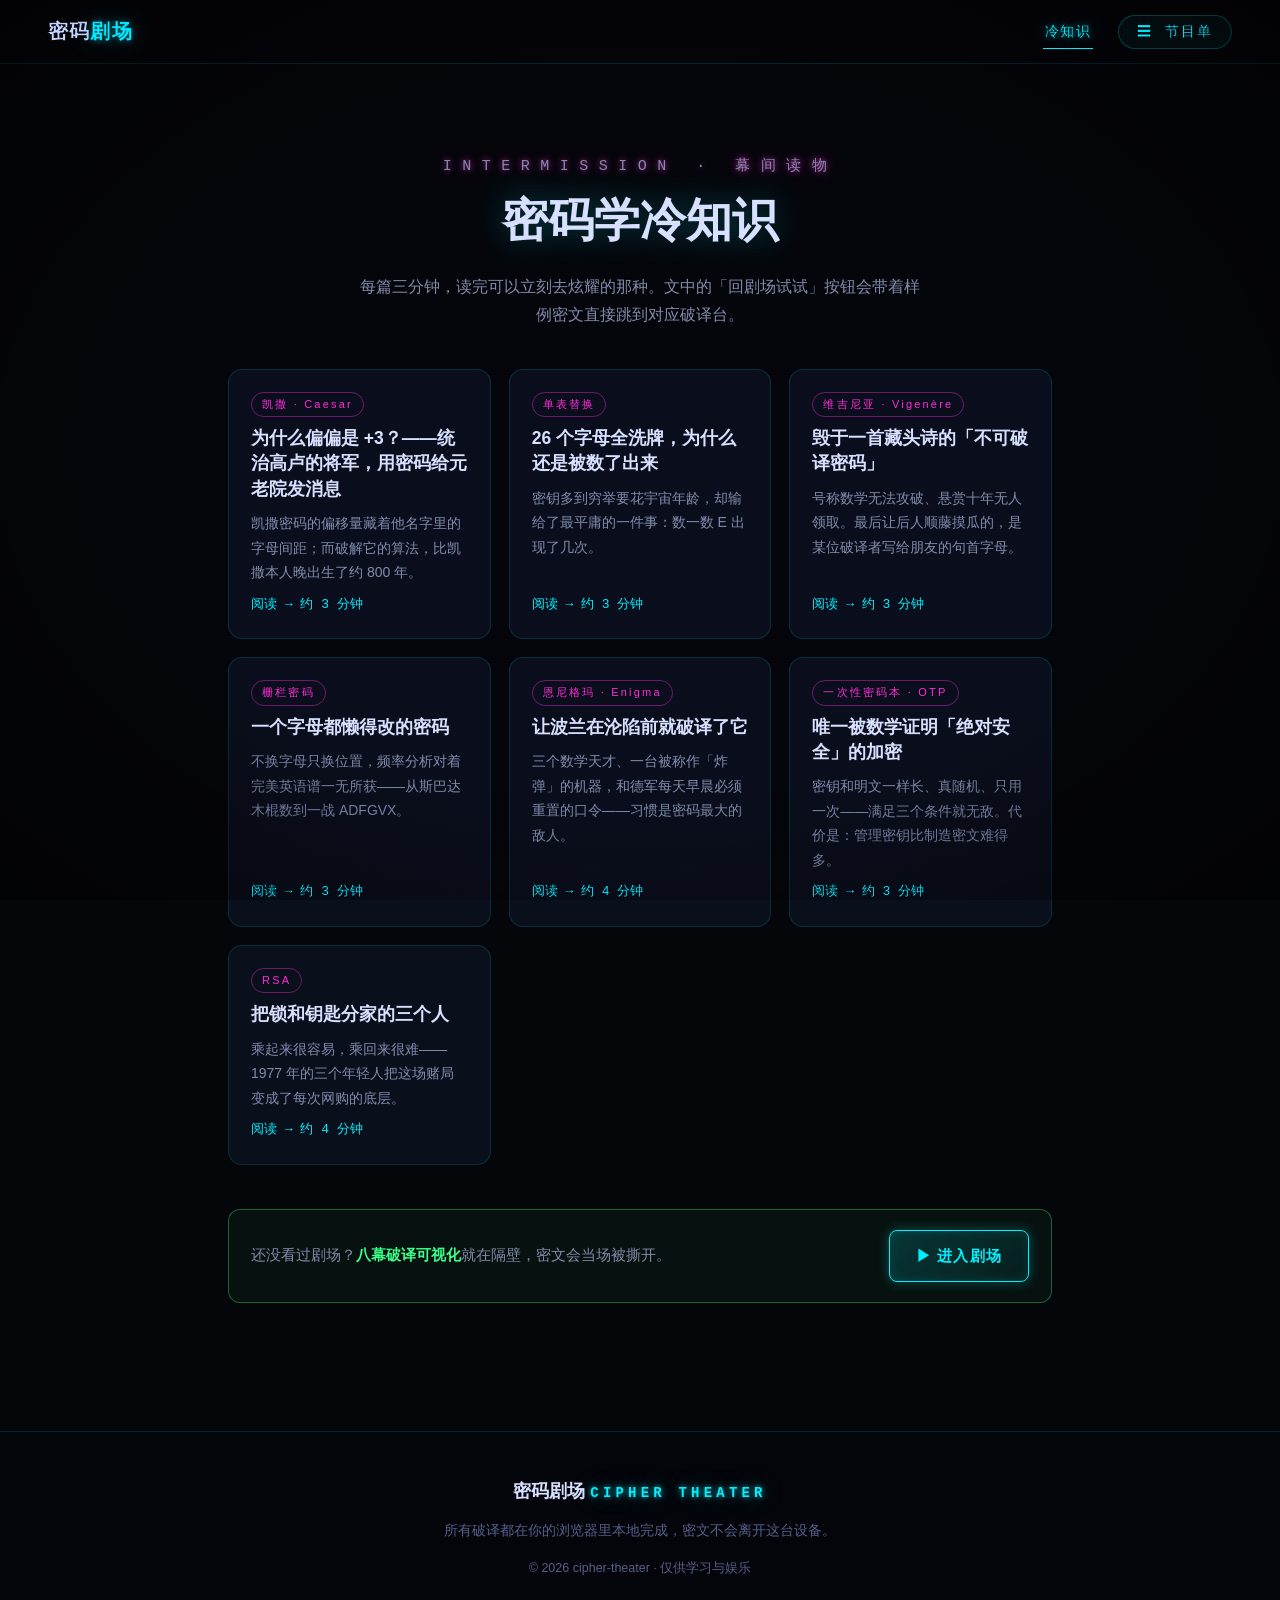
<file: articles.html>
<!DOCTYPE html>
<html lang="zh-CN">
<head>
  <meta charset="UTF-8">
  <meta name="viewport" content="width=device-width, initial-scale=1.0">
  <title>冷知识 · 密码剧场</title>
  <meta name="description" content="七篇三分钟密码学冷知识：凯撒的+3、单表替换与频率指纹、毁于藏头诗的维吉尼亚、栅栏转置、恩尼格玛与波兰三杰、唯一被证明绝对安全的一次性密码本、RSA 公钥与分解赌局。">
  <link rel="icon" type="image/svg+xml" href="favicon.svg">
  <link rel="stylesheet" href="css/style.css">
</head>
<body>
  <canvas id="matrixCanvas" class="matrix-bg" aria-hidden="true"></canvas>
  <div class="scanlines" aria-hidden="true"></div>

  <header class="site-header">
    <a class="logo" href="index.html">密码<span>剧场</span></a>
    <div class="site-nav">
      <a href="articles.html" class="is-current">冷知识</a>
      <div class="program">
        <button id="programBtn" class="program__btn" type="button"
                aria-expanded="false" aria-controls="programMenu">
          <span class="program__glyph" aria-hidden="true">☰</span> 节目单
        </button>
        <div id="programMenu" class="program__menu" hidden>
          <p class="program__title">今晚的节目 <span>NOW SHOWING</span></p>
          <a href="index.html#act-frequency"><b>Ⅰ</b><span><strong>频率分析</strong><small>语言的指纹 · 柱状谱</small></span></a>
          <a href="index.html#act-caesar"><b>Ⅱ</b><span><strong>凯撒密码</strong><small>罗盘旋转穷举 25 格</small></span></a>
          <a href="index.html#act-substitution"><b>Ⅲ</b><span><strong>单表替换</strong><small>26 张映射卡翻转归位</small></span></a>
          <a href="index.html#act-vigenere"><b>Ⅳ</b><span><strong>维吉尼亚</strong><small>密钥逐位旋转归位</small></span></a>
          <a href="index.html#act-rail"><b>Ⅴ</b><span><strong>栅栏密码</strong><small>之字穿行 · 栏数穷举</small></span></a>
          <a href="index.html#act-enigma"><b>Ⅵ</b><span><strong>恩尼格玛</strong><small>转子旋转 · 17576 穷举</small></span></a>
          <a href="index.html#act-xor"><b>Ⅶ</b><span><strong>XOR 流密码</strong><small>比特流滚动解体</small></span></a>
          <a href="index.html#act-rsa"><b>Ⅷ</b><span><strong>RSA</strong><small>公钥加密 · 分解攻击</small></span></a>
          <hr class="program__divider">
          <a href="articles.html"><b>✦</b><span><strong>冷知识专栏</strong><small>七篇三分钟短文</small></span></a>
        </div>
      </div>
    </div>
  </header>

  <div class="article-list-head">
    <p class="hero__kicker">INTERMISSION · 幕间读物</p>
    <h1>密码学冷知识</h1>
    <p>每篇三分钟，读完可以立刻去炫耀的那种。文中的「回剧场试试」按钮会带着样例密文直接跳到对应破译台。</p>
  </div>

  <section class="article-list">
    <div class="card-grid">
      <a class="card" href="articles/caesar.html">
        <span class="card__tag">凯撒 · Caesar</span>
        <h3>为什么偏偏是 +3？——统治高卢的将军，用密码给元老院发消息</h3>
        <p>凯撒密码的偏移量藏着他名字里的字母间距；而破解它的算法，比凯撒本人晚出生了约 800 年。</p>
        <span class="card__more">阅读 → 约 3 分钟</span>
      </a>
      <a class="card" href="articles/substitution.html">
        <span class="card__tag">单表替换</span>
        <h3>26 个字母全洗牌，为什么还是被数了出来</h3>
        <p>密钥多到穷举要花宇宙年龄，却输给了最平庸的一件事：数一数 E 出现了几次。</p>
        <span class="card__more">阅读 → 约 3 分钟</span>
      </a>
      <a class="card" href="articles/vigenere.html">
        <span class="card__tag">维吉尼亚 · Vigenère</span>
        <h3>毁于一首藏头诗的「不可破译密码」</h3>
        <p>号称数学无法攻破、悬赏十年无人领取。最后让后人顺藤摸瓜的，是某位破译者写给朋友的句首字母。</p>
        <span class="card__more">阅读 → 约 3 分钟</span>
      </a>
      <a class="card" href="articles/rail.html">
        <span class="card__tag">栅栏密码</span>
        <h3>一个字母都懒得改的密码</h3>
        <p>不换字母只换位置，频率分析对着完美英语谱一无所获——从斯巴达木棍数到一战 ADFGVX。</p>
        <span class="card__more">阅读 → 约 3 分钟</span>
      </a>
      <a class="card" href="articles/enigma.html">
        <span class="card__tag">恩尼格玛 · Enigma</span>
        <h3>让波兰在沦陷前就破译了它</h3>
        <p>三个数学天才、一台被称作「炸弹」的机器，和德军每天早晨必须重置的口令——习惯是密码最大的敌人。</p>
        <span class="card__more">阅读 → 约 4 分钟</span>
      </a>
      <a class="card" href="articles/otp.html">
        <span class="card__tag">一次性密码本 · OTP</span>
        <h3>唯一被数学证明「绝对安全」的加密</h3>
        <p>密钥和明文一样长、真随机、只用一次——满足三个条件就无敌。代价是：管理密钥比制造密文难得多。</p>
        <span class="card__more">阅读 → 约 3 分钟</span>
      </a>
      <a class="card" href="articles/rsa.html">
        <span class="card__tag">RSA</span>
        <h3>把锁和钥匙分家的三个人</h3>
        <p>乘起来很容易，乘回来很难——1977 年的三个年轻人把这场赌局变成了每次网购的底层。</p>
        <span class="card__more">阅读 → 约 4 分钟</span>
      </a>
    </div>

    <div class="article-cta" style="margin-top:44px">
      <p>还没看过剧场？<b>八幕破译可视化</b>就在隔壁，密文会当场被撕开。</p>
      <a class="btn btn--neon" href="index.html">▶ 进入剧场</a>
    </div>
  </section>

  <footer class="site-footer">
    <div class="site-footer__brand">密码剧场 <span>CIPHER THEATER</span></div>
    <p>所有破译都在你的浏览器里本地完成，密文不会离开这台设备。</p>
    <p class="site-footer__copy">© <span id="year"></span> cipher-theater · 仅供学习与娱乐</p>
  </footer>

  <script src="js/core.js"></script>
  <script src="js/app.js"></script>
</body>
</html>
</file>
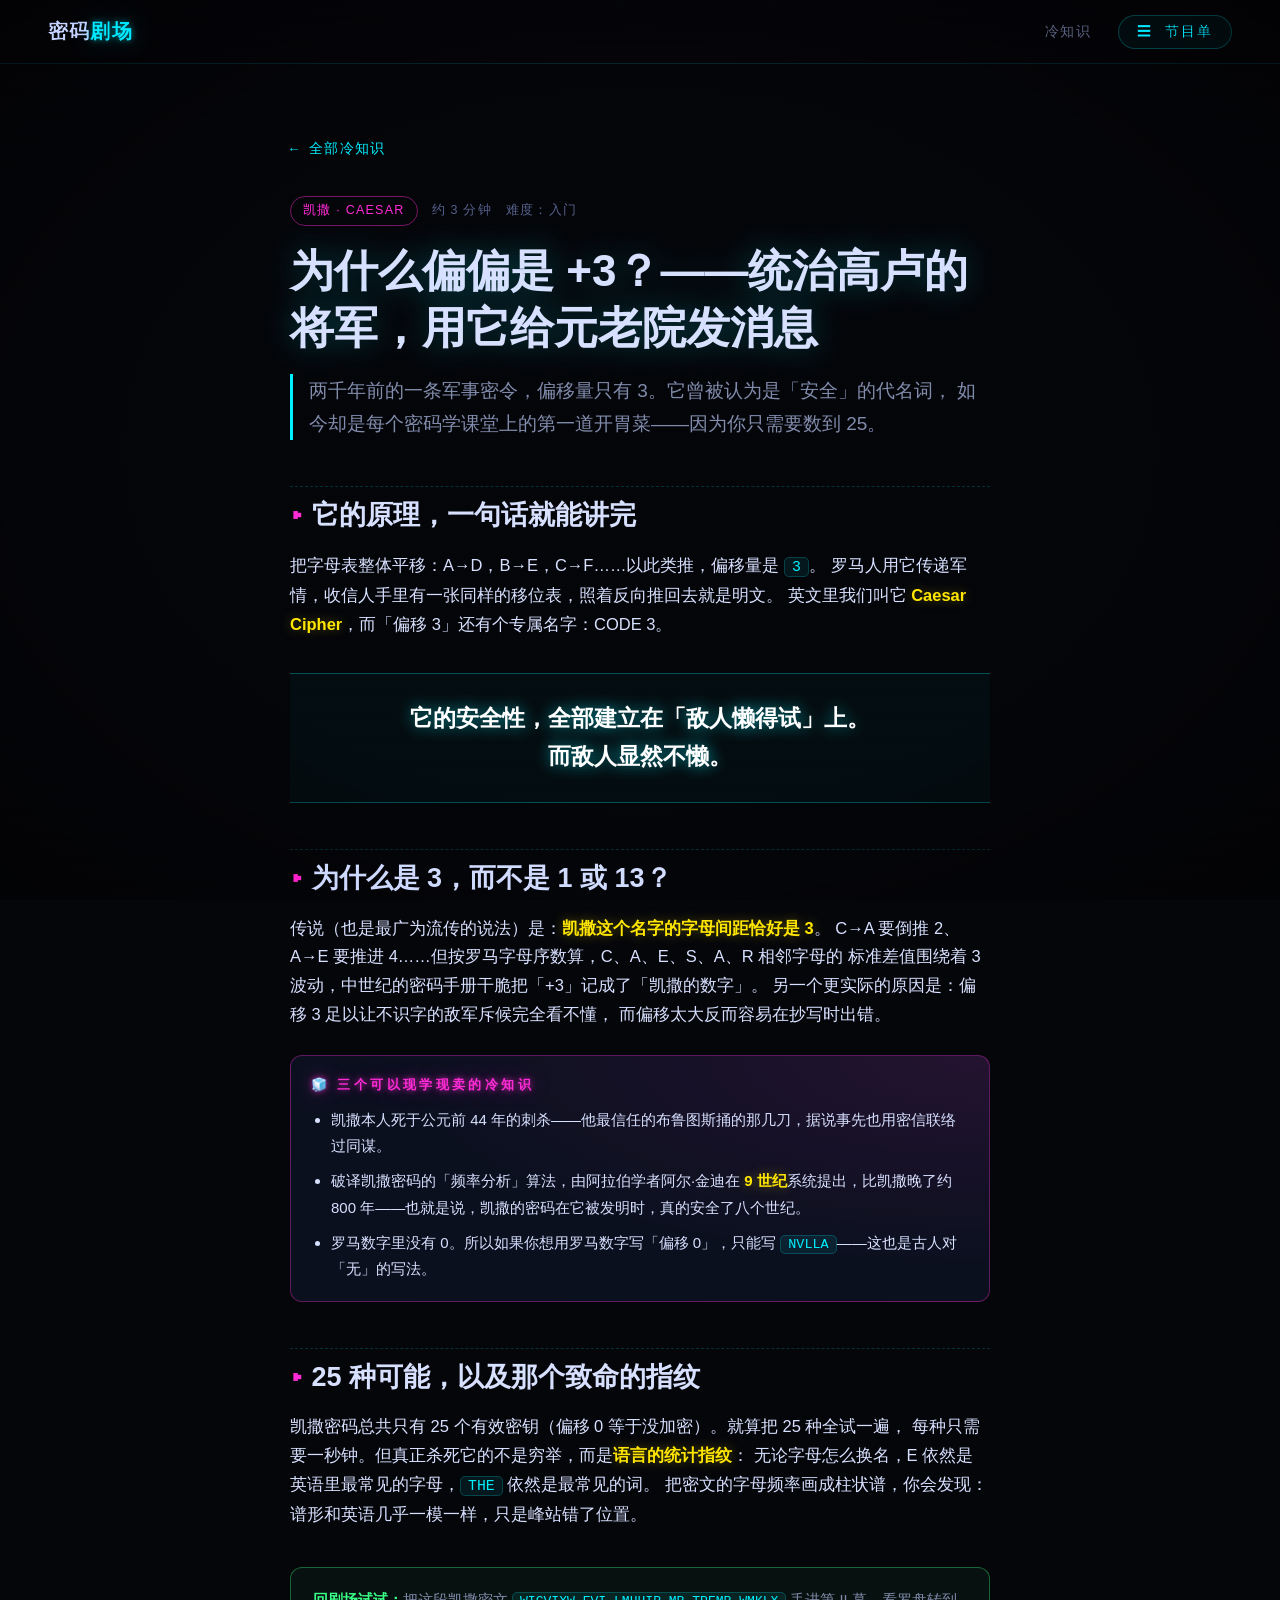
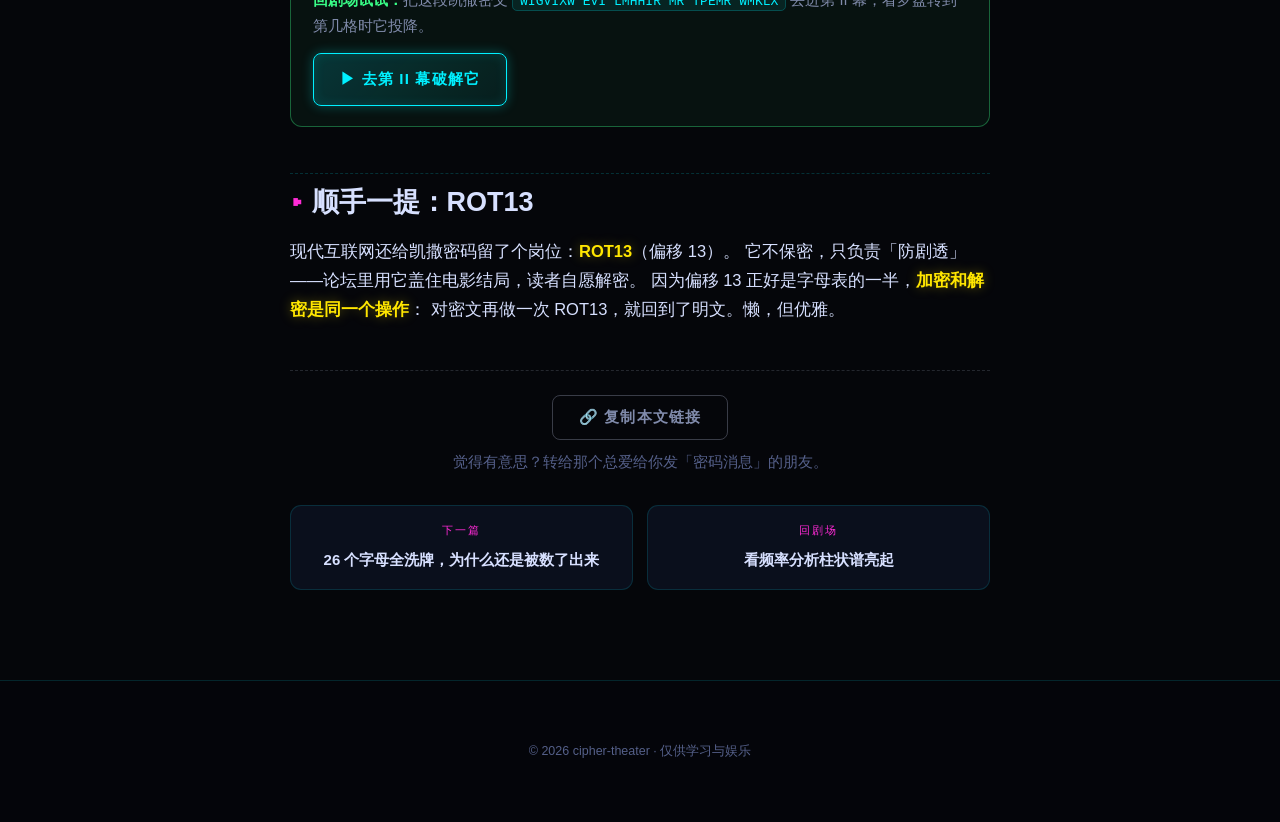
<file: articles/caesar.html>
<!DOCTYPE html>
<html lang="zh-CN">
<head>
  <meta charset="UTF-8">
  <meta name="viewport" content="width=device-width, initial-scale=1.0">
  <title>为什么偏偏是 +3？——凯撒密码的冷知识 · 密码剧场</title>
  <meta name="description" content="凯撒密码的偏移量藏着他名字的字母间距；破解它的频率分析算法比凯撒晚出生 800 年。">
  <link rel="icon" type="image/svg+xml" href="../favicon.svg">
  <link rel="stylesheet" href="../css/style.css">
</head>
<body>
  <canvas id="matrixCanvas" class="matrix-bg" aria-hidden="true"></canvas>
  <div class="scanlines" aria-hidden="true"></div>

  <header class="site-header">
    <a class="logo" href="../index.html">密码<span>剧场</span></a>
    <div class="site-nav">
      <a href="../articles.html">冷知识</a>
      <div class="program">
        <button id="programBtn" class="program__btn" type="button"
                aria-expanded="false" aria-controls="programMenu">
          <span class="program__glyph" aria-hidden="true">☰</span> 节目单
        </button>
        <div id="programMenu" class="program__menu" hidden>
          <p class="program__title">今晚的节目 <span>NOW SHOWING</span></p>
          <a href="../index.html#act-frequency"><b>Ⅰ</b><span><strong>频率分析</strong><small>语言的指纹 · 柱状谱</small></span></a>
          <a href="../index.html#act-caesar"><b>Ⅱ</b><span><strong>凯撒密码</strong><small>罗盘旋转穷举 25 格</small></span></a>
          <a href="../index.html#act-substitution"><b>Ⅲ</b><span><strong>单表替换</strong><small>26 张映射卡翻转归位</small></span></a>
          <a href="../index.html#act-vigenere"><b>Ⅳ</b><span><strong>维吉尼亚</strong><small>密钥逐位旋转归位</small></span></a>
          <a href="../index.html#act-rail"><b>Ⅴ</b><span><strong>栅栏密码</strong><small>之字穿行 · 栏数穷举</small></span></a>
          <a href="../index.html#act-enigma"><b>Ⅵ</b><span><strong>恩尼格玛</strong><small>转子旋转 · 17576 穷举</small></span></a>
          <a href="../index.html#act-xor"><b>Ⅶ</b><span><strong>XOR 流密码</strong><small>比特流滚动解体</small></span></a>
          <a href="../index.html#act-rsa"><b>Ⅷ</b><span><strong>RSA</strong><small>公钥加密 · 分解攻击</small></span></a>
          <hr class="program__divider">
          <a href="../articles.html"><b>✦</b><span><strong>冷知识专栏</strong><small>七篇三分钟短文</small></span></a>
        </div>
      </div>
    </div>
  </header>

  <article class="article-wrap">
    <a class="article-back" href="../articles.html">← 全部冷知识</a>

    <div class="article-meta">
      <span class="tag">凯撒 · CAESAR</span>
      <span>约 3 分钟</span>
      <span>难度：入门</span>
    </div>

    <h1 class="article-title">为什么偏偏是 +3？——统治高卢的将军，用它给元老院发消息</h1>

    <p class="article-lead">
      两千年前的一条军事密令，偏移量只有 3。它曾被认为是「安全」的代名词，
      如今却是每个密码学课堂上的第一道开胃菜——因为你只需要数到 25。
    </p>

    <div class="article-body">
      <h2>它的原理，一句话就能讲完</h2>
      <p>
        把字母表整体平移：A→D，B→E，C→F……以此类推，偏移量是 <code>3</code>。
        罗马人用它传递军情，收信人手里有一张同样的移位表，照着反向推回去就是明文。
        英文里我们叫它 <strong>Caesar Cipher</strong>，而「偏移 3」还有个专属名字：CODE 3。
      </p>

      <div class="pull-quote">
        它的安全性，全部建立在「敌人懒得试」上。<br>
        而敌人显然不懒。
      </div>

      <h2>为什么是 3，而不是 1 或 13？</h2>
      <p>
        传说（也是最广为流传的说法）是：<strong>凯撒这个名字的字母间距恰好是 3</strong>。
        C→A 要倒推 2、A→E 要推进 4……但按罗马字母序数算，C、A、E、S、A、R 相邻字母的
        标准差值围绕着 3 波动，中世纪的密码手册干脆把「+3」记成了「凯撒的数字」。
        另一个更实际的原因是：偏移 3 足以让不识字的敌军斥候完全看不懂，
        而偏移太大反而容易在抄写时出错。
      </p>

      <div class="fact-box">
        <h4>🧊 三个可以现学现卖的冷知识</h4>
        <ul>
          <li>凯撒本人死于公元前 44 年的刺杀——他最信任的布鲁图斯捅的那几刀，据说事先也用密信联络过同谋。</li>
          <li>破译凯撒密码的「频率分析」算法，由阿拉伯学者阿尔·金迪在 <strong>9 世纪</strong>系统提出，比凯撒晚了约 800 年——也就是说，凯撒的密码在它被发明时，真的安全了八个世纪。</li>
          <li>罗马数字里没有 0。所以如果你想用罗马数字写「偏移 0」，只能写 <code>NVLLA</code>——这也是古人对「无」的写法。</li>
        </ul>
      </div>

      <h2>25 种可能，以及那个致命的指纹</h2>
      <p>
        凯撒密码总共只有 25 个有效密钥（偏移 0 等于没加密）。就算把 25 种全试一遍，
        每种只需要一秒钟。但真正杀死它的不是穷举，而是<strong>语言的统计指纹</strong>：
        无论字母怎么换名，E 依然是英语里最常见的字母，<code>THE</code> 依然是最常见的词。
        把密文的字母频率画成柱状谱，你会发现：谱形和英语几乎一模一样，只是峰站错了位置。
      </p>

      <div class="article-cta">
        <p><b>回剧场试试：</b>把这段凯撒密文 <code>WIGVIXW EVI LMHHIR MR TPEMR WMKLX</code> 丢进第 II 幕，看罗盘转到第几格时它投降。</p>
        <a class="btn btn--neon" href="../index.html?act=caesar&amp;text=WIGVIXW%20EVI%20LMHHIR%20MR%20TPEMR%20WMKLX&amp;note=%E8%BF%99%E6%98%AF%E4%B8%80%E6%AE%B5%E5%87%AF%E6%92%92%E5%81%8F%E7%A7%BB%204%20%E7%9A%84%E5%AF%86%E6%96%87%EF%BC%8C%E6%98%8E%E6%96%87%E6%98%AF%20SECRETS%20ARE%20HIDDEN%20IN%20PLAIN%20SIGHT%20%E2%80%94%E2%80%94%20%E7%9C%8B%E7%BD%97%E7%9B%98%E6%8C%87%E9%92%88%E8%BD%AC%E5%88%B0%E7%AC%AC%204%20%E6%A0%BC%E6%97%B6%E5%AE%83%E6%8A%95%E9%99%8D#act-caesar">▶ 去第 II 幕破解它</a>
      </div>

      <h2>顺手一提：ROT13</h2>
      <p>
        现代互联网还给凯撒密码留了个岗位：<strong>ROT13</strong>（偏移 13）。
        它不保密，只负责「防剧透」——论坛里用它盖住电影结局，读者自愿解密。
        因为偏移 13 正好是字母表的一半，<strong>加密和解密是同一个操作</strong>：
        对密文再做一次 ROT13，就回到了明文。懒，但优雅。
      </p>
    </div>

    <div class="article-end">
      <button class="btn btn--ghost" type="button" data-copy-link>🔗 复制本文链接</button>
      <p>觉得有意思？转给那个总爱给你发「密码消息」的朋友。</p>
      <div class="article-next">
        <a href="substitution.html"><small>下一篇</small><b>26 个字母全洗牌，为什么还是被数了出来</b></a>
        <a href="../index.html#act-frequency"><small>回剧场</small><b>看频率分析柱状谱亮起</b></a>
      </div>
    </div>
  </article>

  <footer class="site-footer">
    <p class="site-footer__copy">© <span id="year"></span> cipher-theater · 仅供学习与娱乐</p>
  </footer>

  <script src="../js/core.js"></script>
  <script src="../js/app.js"></script>
</body>
</html>
</file>
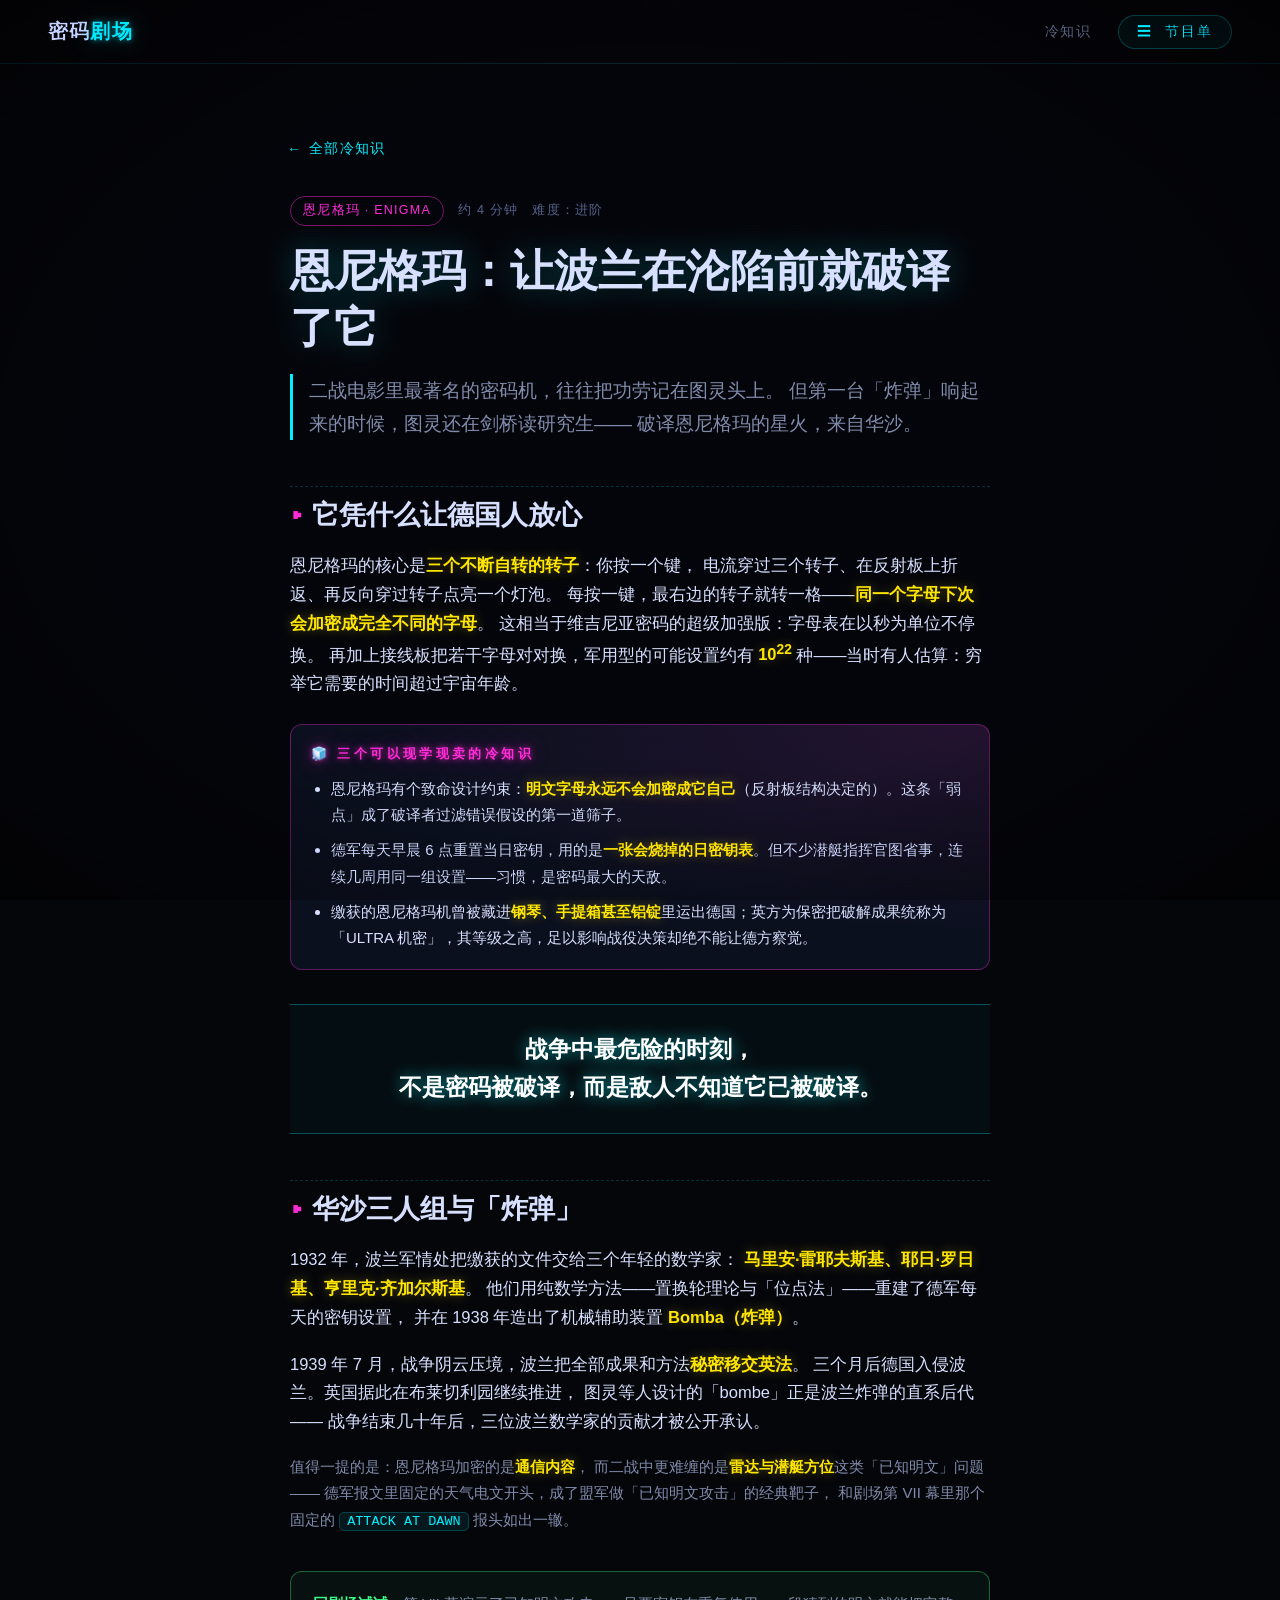
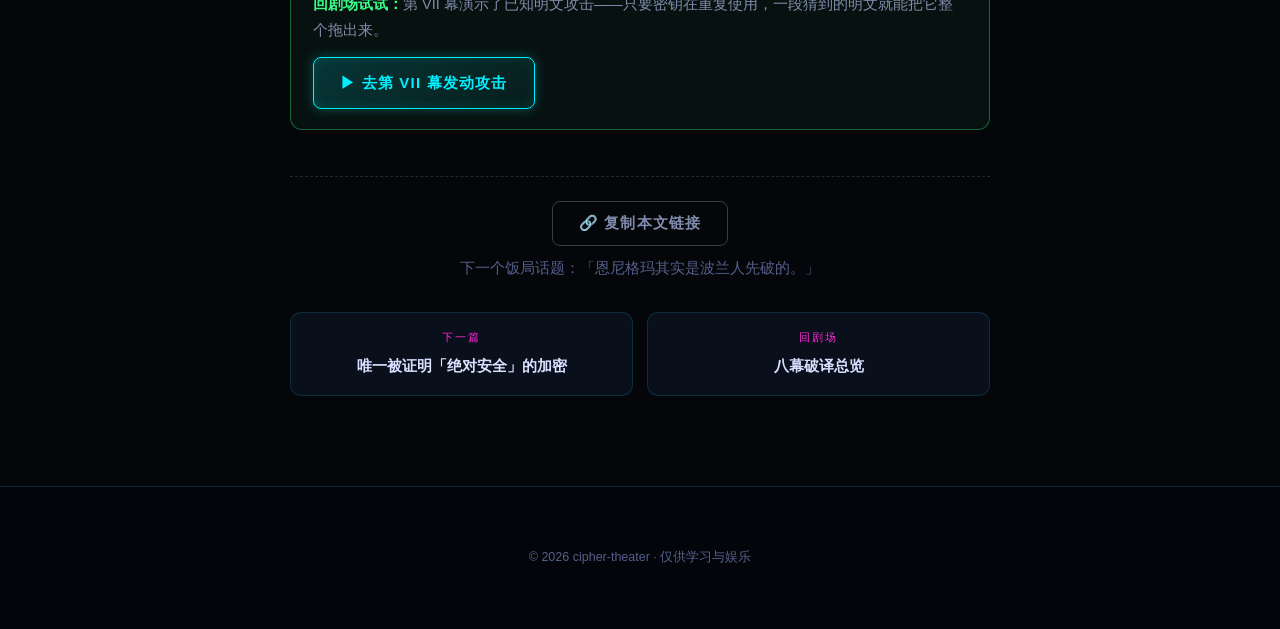
<file: articles/enigma.html>
<!DOCTYPE html>
<html lang="zh-CN">
<head>
  <meta charset="UTF-8">
  <meta name="viewport" content="width=device-width, initial-scale=1.0">
  <title>恩尼格玛：让波兰在沦陷前就破译了它 · 密码剧场</title>
  <meta name="description" content="三个波兰数学家、一台被称为「炸弹」的机器、每天早晨重置的口令——恩尼格玛密码背后的真实故事。">
  <link rel="icon" type="image/svg+xml" href="../favicon.svg">
  <link rel="stylesheet" href="../css/style.css">
</head>
<body>
  <canvas id="matrixCanvas" class="matrix-bg" aria-hidden="true"></canvas>
  <div class="scanlines" aria-hidden="true"></div>

  <header class="site-header">
    <a class="logo" href="../index.html">密码<span>剧场</span></a>
    <div class="site-nav">
      <a href="../articles.html">冷知识</a>
      <div class="program">
        <button id="programBtn" class="program__btn" type="button"
                aria-expanded="false" aria-controls="programMenu">
          <span class="program__glyph" aria-hidden="true">☰</span> 节目单
        </button>
        <div id="programMenu" class="program__menu" hidden>
          <p class="program__title">今晚的节目 <span>NOW SHOWING</span></p>
          <a href="../index.html#act-frequency"><b>Ⅰ</b><span><strong>频率分析</strong><small>语言的指纹 · 柱状谱</small></span></a>
          <a href="../index.html#act-caesar"><b>Ⅱ</b><span><strong>凯撒密码</strong><small>罗盘旋转穷举 25 格</small></span></a>
          <a href="../index.html#act-substitution"><b>Ⅲ</b><span><strong>单表替换</strong><small>26 张映射卡翻转归位</small></span></a>
          <a href="../index.html#act-vigenere"><b>Ⅳ</b><span><strong>维吉尼亚</strong><small>密钥逐位旋转归位</small></span></a>
          <a href="../index.html#act-rail"><b>Ⅴ</b><span><strong>栅栏密码</strong><small>之字穿行 · 栏数穷举</small></span></a>
          <a href="../index.html#act-enigma"><b>Ⅵ</b><span><strong>恩尼格玛</strong><small>转子旋转 · 17576 穷举</small></span></a>
          <a href="../index.html#act-xor"><b>Ⅶ</b><span><strong>XOR 流密码</strong><small>比特流滚动解体</small></span></a>
          <a href="../index.html#act-rsa"><b>Ⅷ</b><span><strong>RSA</strong><small>公钥加密 · 分解攻击</small></span></a>
          <hr class="program__divider">
          <a href="../articles.html"><b>✦</b><span><strong>冷知识专栏</strong><small>七篇三分钟短文</small></span></a>
        </div>
      </div>
    </div>
  </header>

  <article class="article-wrap">
    <a class="article-back" href="../articles.html">← 全部冷知识</a>

    <div class="article-meta">
      <span class="tag">恩尼格玛 · ENIGMA</span>
      <span>约 4 分钟</span>
      <span>难度：进阶</span>
    </div>

    <h1 class="article-title">恩尼格玛：让波兰在沦陷前就破译了它</h1>

    <p class="article-lead">
      二战电影里最著名的密码机，往往把功劳记在图灵头上。
      但第一台「炸弹」响起来的时候，图灵还在剑桥读研究生——
      破译恩尼格玛的星火，来自华沙。
    </p>

    <div class="article-body">
      <h2>它凭什么让德国人放心</h2>
      <p>
        恩尼格玛的核心是<strong>三个不断自转的转子</strong>：你按一个键，
        电流穿过三个转子、在反射板上折返、再反向穿过转子点亮一个灯泡。
        每按一键，最右边的转子就转一格——<strong>同一个字母下次会加密成完全不同的字母</strong>。
        这相当于维吉尼亚密码的超级加强版：字母表在以秒为单位不停换。
        再加上接线板把若干字母对对换，军用型的可能设置约有
        <strong>10<sup>22</sup></strong> 种——当时有人估算：穷举它需要的时间超过宇宙年龄。
      </p>

      <div class="fact-box">
        <h4>🧊 三个可以现学现卖的冷知识</h4>
        <ul>
          <li>恩尼格玛有个致命设计约束：<strong>明文字母永远不会加密成它自己</strong>（反射板结构决定的）。这条「弱点」成了破译者过滤错误假设的第一道筛子。</li>
          <li>德军每天早晨 6 点重置当日密钥，用的是<strong>一张会烧掉的日密钥表</strong>。但不少潜艇指挥官图省事，连续几周用同一组设置——习惯，是密码最大的天敌。</li>
          <li>缴获的恩尼格玛机曾被藏进<strong>钢琴、手提箱甚至铝锭</strong>里运出德国；英方为保密把破解成果统称为「ULTRA 机密」，其等级之高，足以影响战役决策却绝不能让德方察觉。</li>
        </ul>
      </div>

      <div class="pull-quote">
        战争中最危险的时刻，<br>
        不是密码被破译，而是敌人不知道它已被破译。
      </div>

      <h2>华沙三人组与「炸弹」</h2>
      <p>
        1932 年，波兰军情处把缴获的文件交给三个年轻的数学家：
        <strong>马里安·雷耶夫斯基、耶日·罗日基、亨里克·齐加尔斯基</strong>。
        他们用纯数学方法——置换轮理论与「位点法」——重建了德军每天的密钥设置，
        并在 1938 年造出了机械辅助装置 <strong>Bomba（炸弹）</strong>。
      </p>
      <p>
        1939 年 7 月，战争阴云压境，波兰把全部成果和方法<strong>秘密移交英法</strong>。
        三个月后德国入侵波兰。英国据此在布莱切利园继续推进，
        图灵等人设计的「bombe」正是波兰炸弹的直系后代——
        战争结束几十年后，三位波兰数学家的贡献才被公开承认。
      </p>

      <p class="dim">
        值得一提的是：恩尼格玛加密的是<strong>通信内容</strong>，
        而二战中更难缠的是<strong>雷达与潜艇方位</strong>这类「已知明文」问题——
        德军报文里固定的天气电文开头，成了盟军做「已知明文攻击」的经典靶子，
        和剧场第 VII 幕里那个固定的 <code>ATTACK AT DAWN</code> 报头如出一辙。
      </p>

      <div class="article-cta">
        <p><b>回剧场试试：</b>第 VII 幕演示了已知明文攻击——只要密钥在重复使用，一段猜到的明文就能把它整个拖出来。</p>
        <a class="btn btn--neon" href="../index.html#act-xor">▶ 去第 VII 幕发动攻击</a>
      </div>
    </div>

    <div class="article-end">
      <button class="btn btn--ghost" type="button" data-copy-link>🔗 复制本文链接</button>
      <p>下一个饭局话题：「恩尼格玛其实是波兰人先破的。」</p>
      <div class="article-next">
        <a href="otp.html"><small>下一篇</small><b>唯一被证明「绝对安全」的加密</b></a>
        <a href="../index.html"><small>回剧场</small><b>八幕破译总览</b></a>
      </div>
    </div>
  </article>

  <footer class="site-footer">
    <p class="site-footer__copy">© <span id="year"></span> cipher-theater · 仅供学习与娱乐</p>
  </footer>

  <script src="../js/core.js"></script>
  <script src="../js/app.js"></script>
</body>
</html>
</file>
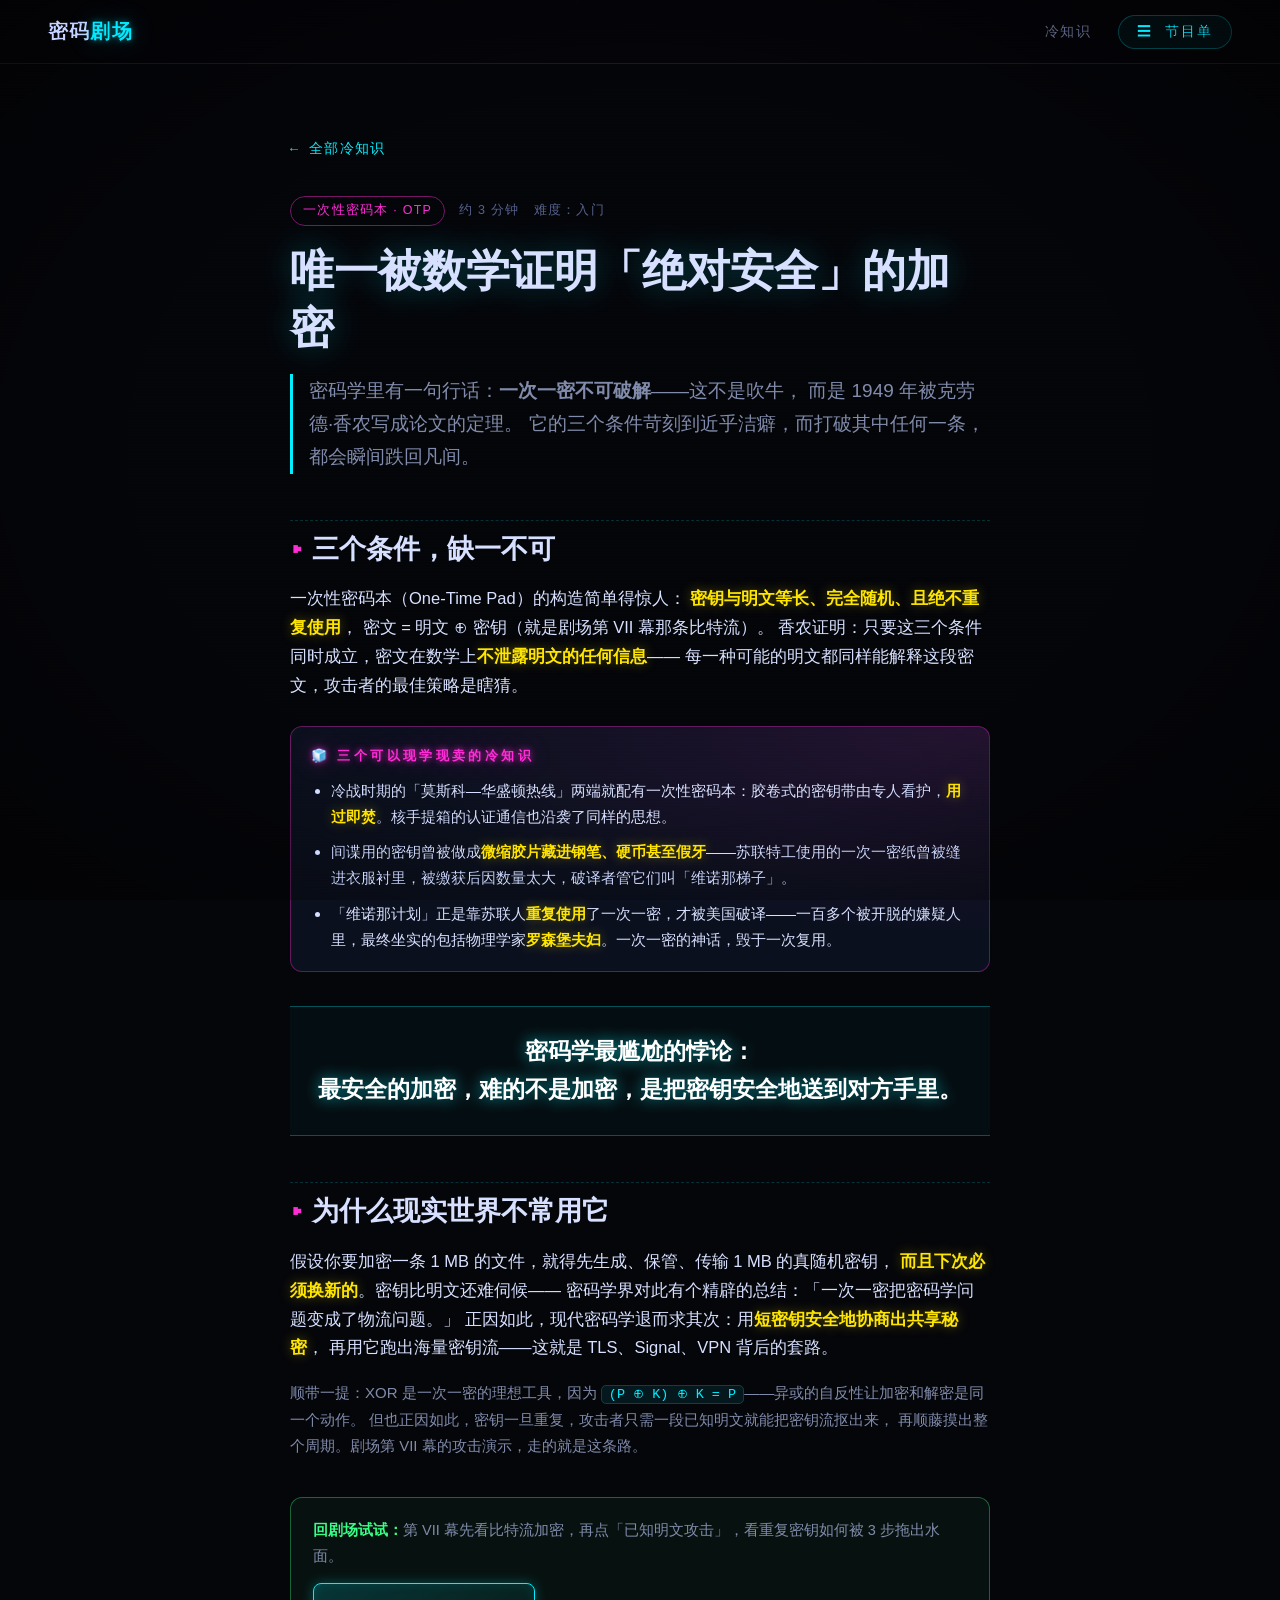
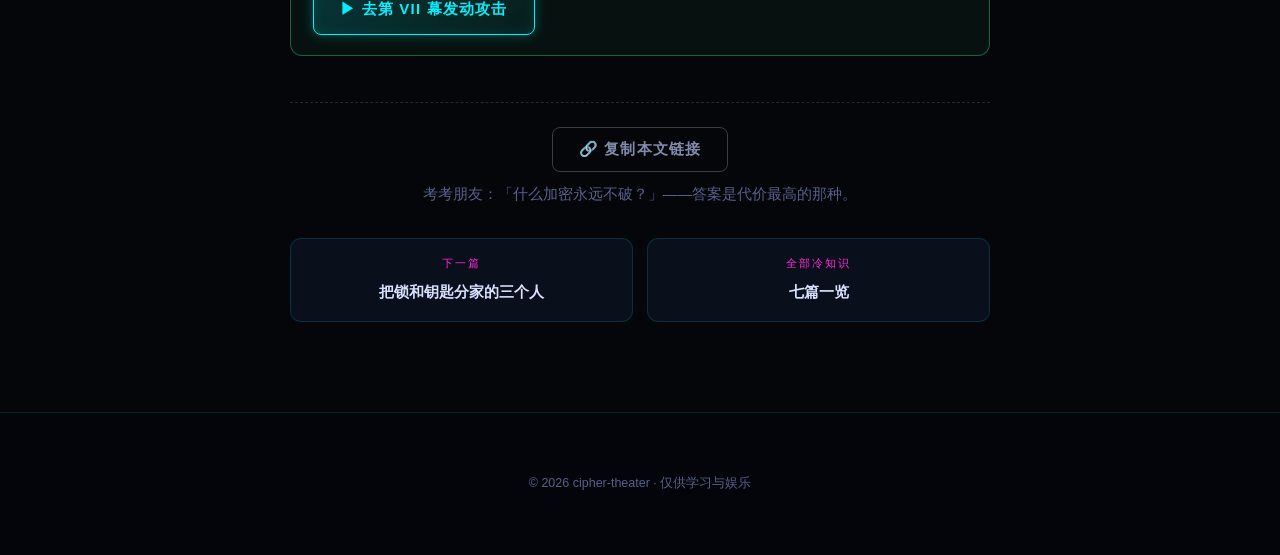
<file: articles/otp.html>
<!DOCTYPE html>
<html lang="zh-CN">
<head>
  <meta charset="UTF-8">
  <meta name="viewport" content="width=device-width, initial-scale=1.0">
  <title>唯一被数学证明「绝对安全」的加密：一次性密码本 · 密码剧场</title>
  <meta name="description" content="一次性密码本满足三个条件就无敌：密钥等长、真随机、绝不重复。代价是管理密钥比制造密文难得多。">
  <link rel="icon" type="image/svg+xml" href="../favicon.svg">
  <link rel="stylesheet" href="../css/style.css">
</head>
<body>
  <canvas id="matrixCanvas" class="matrix-bg" aria-hidden="true"></canvas>
  <div class="scanlines" aria-hidden="true"></div>

  <header class="site-header">
    <a class="logo" href="../index.html">密码<span>剧场</span></a>
    <div class="site-nav">
      <a href="../articles.html">冷知识</a>
      <div class="program">
        <button id="programBtn" class="program__btn" type="button"
                aria-expanded="false" aria-controls="programMenu">
          <span class="program__glyph" aria-hidden="true">☰</span> 节目单
        </button>
        <div id="programMenu" class="program__menu" hidden>
          <p class="program__title">今晚的节目 <span>NOW SHOWING</span></p>
          <a href="../index.html#act-frequency"><b>Ⅰ</b><span><strong>频率分析</strong><small>语言的指纹 · 柱状谱</small></span></a>
          <a href="../index.html#act-caesar"><b>Ⅱ</b><span><strong>凯撒密码</strong><small>罗盘旋转穷举 25 格</small></span></a>
          <a href="../index.html#act-substitution"><b>Ⅲ</b><span><strong>单表替换</strong><small>26 张映射卡翻转归位</small></span></a>
          <a href="../index.html#act-vigenere"><b>Ⅳ</b><span><strong>维吉尼亚</strong><small>密钥逐位旋转归位</small></span></a>
          <a href="../index.html#act-rail"><b>Ⅴ</b><span><strong>栅栏密码</strong><small>之字穿行 · 栏数穷举</small></span></a>
          <a href="../index.html#act-enigma"><b>Ⅵ</b><span><strong>恩尼格玛</strong><small>转子旋转 · 17576 穷举</small></span></a>
          <a href="../index.html#act-xor"><b>Ⅶ</b><span><strong>XOR 流密码</strong><small>比特流滚动解体</small></span></a>
          <a href="../index.html#act-rsa"><b>Ⅷ</b><span><strong>RSA</strong><small>公钥加密 · 分解攻击</small></span></a>
          <hr class="program__divider">
          <a href="../articles.html"><b>✦</b><span><strong>冷知识专栏</strong><small>七篇三分钟短文</small></span></a>
        </div>
      </div>
    </div>
  </header>

  <article class="article-wrap">
    <a class="article-back" href="../articles.html">← 全部冷知识</a>

    <div class="article-meta">
      <span class="tag">一次性密码本 · OTP</span>
      <span>约 3 分钟</span>
      <span>难度：入门</span>
    </div>

    <h1 class="article-title">唯一被数学证明「绝对安全」的加密</h1>

    <p class="article-lead">
      密码学里有一句行话：<strong>一次一密不可破解</strong>——这不是吹牛，
      而是 1949 年被克劳德·香农写成论文的定理。
      它的三个条件苛刻到近乎洁癖，而打破其中任何一条，都会瞬间跌回凡间。
    </p>

    <div class="article-body">
      <h2>三个条件，缺一不可</h2>
      <p>
        一次性密码本（One-Time Pad）的构造简单得惊人：
        <strong>密钥与明文等长、完全随机、且绝不重复使用</strong>，
        密文 = 明文 ⊕ 密钥（就是剧场第 VII 幕那条比特流）。
        香农证明：只要这三个条件同时成立，密文在数学上<strong>不泄露明文的任何信息</strong>——
        每一种可能的明文都同样能解释这段密文，攻击者的最佳策略是瞎猜。
      </p>

      <div class="fact-box">
        <h4>🧊 三个可以现学现卖的冷知识</h4>
        <ul>
          <li>冷战时期的「莫斯科—华盛顿热线」两端就配有一次性密码本：胶卷式的密钥带由专人看护，<strong>用过即焚</strong>。核手提箱的认证通信也沿袭了同样的思想。</li>
          <li>间谍用的密钥曾被做成<strong>微缩胶片藏进钢笔、硬币甚至假牙</strong>——苏联特工使用的一次一密纸曾被缝进衣服衬里，被缴获后因数量太大，破译者管它们叫「维诺那梯子」。</li>
          <li>「维诺那计划」正是靠苏联人<strong>重复使用</strong>了一次一密，才被美国破译——一百多个被开脱的嫌疑人里，最终坐实的包括物理学家<strong>罗森堡夫妇</strong>。一次一密的神话，毁于一次复用。</li>
        </ul>
      </div>

      <div class="pull-quote">
        密码学最尴尬的悖论：<br>
        最安全的加密，难的不是加密，是把密钥安全地送到对方手里。
      </div>

      <h2>为什么现实世界不常用它</h2>
      <p>
        假设你要加密一条 1 MB 的文件，就得先生成、保管、传输 1 MB 的真随机密钥，
        <strong>而且下次必须换新的</strong>。密钥比明文还难伺候——
        密码学界对此有个精辟的总结：「一次一密把密码学问题变成了物流问题。」
        正因如此，现代密码学退而求其次：用<strong>短密钥安全地协商出共享秘密</strong>，
        再用它跑出海量密钥流——这就是 TLS、Signal、VPN 背后的套路。
      </p>

      <p class="dim">
        顺带一提：XOR 是一次一密的理想工具，因为
        <code>(P ⊕ K) ⊕ K = P</code>——异或的自反性让加密和解密是同一个动作。
        但也正因如此，密钥一旦重复，攻击者只需一段已知明文就能把密钥流抠出来，
        再顺藤摸出整个周期。剧场第 VII 幕的攻击演示，走的就是这条路。
      </p>

      <div class="article-cta">
        <p><b>回剧场试试：</b>第 VII 幕先看比特流加密，再点「已知明文攻击」，看重复密钥如何被 3 步拖出水面。</p>
        <a class="btn btn--neon" href="../index.html#act-xor">▶ 去第 VII 幕发动攻击</a>
      </div>
    </div>

    <div class="article-end">
      <button class="btn btn--ghost" type="button" data-copy-link>🔗 复制本文链接</button>
      <p>考考朋友：「什么加密永远不破？」——答案是代价最高的那种。</p>
      <div class="article-next">
        <a href="rsa.html"><small>下一篇</small><b>把锁和钥匙分家的三个人</b></a>
        <a href="../articles.html"><small>全部冷知识</small><b>七篇一览</b></a>
      </div>
    </div>
  </article>

  <footer class="site-footer">
    <p class="site-footer__copy">© <span id="year"></span> cipher-theater · 仅供学习与娱乐</p>
  </footer>

  <script src="../js/core.js"></script>
  <script src="../js/app.js"></script>
</body>
</html>
</file>
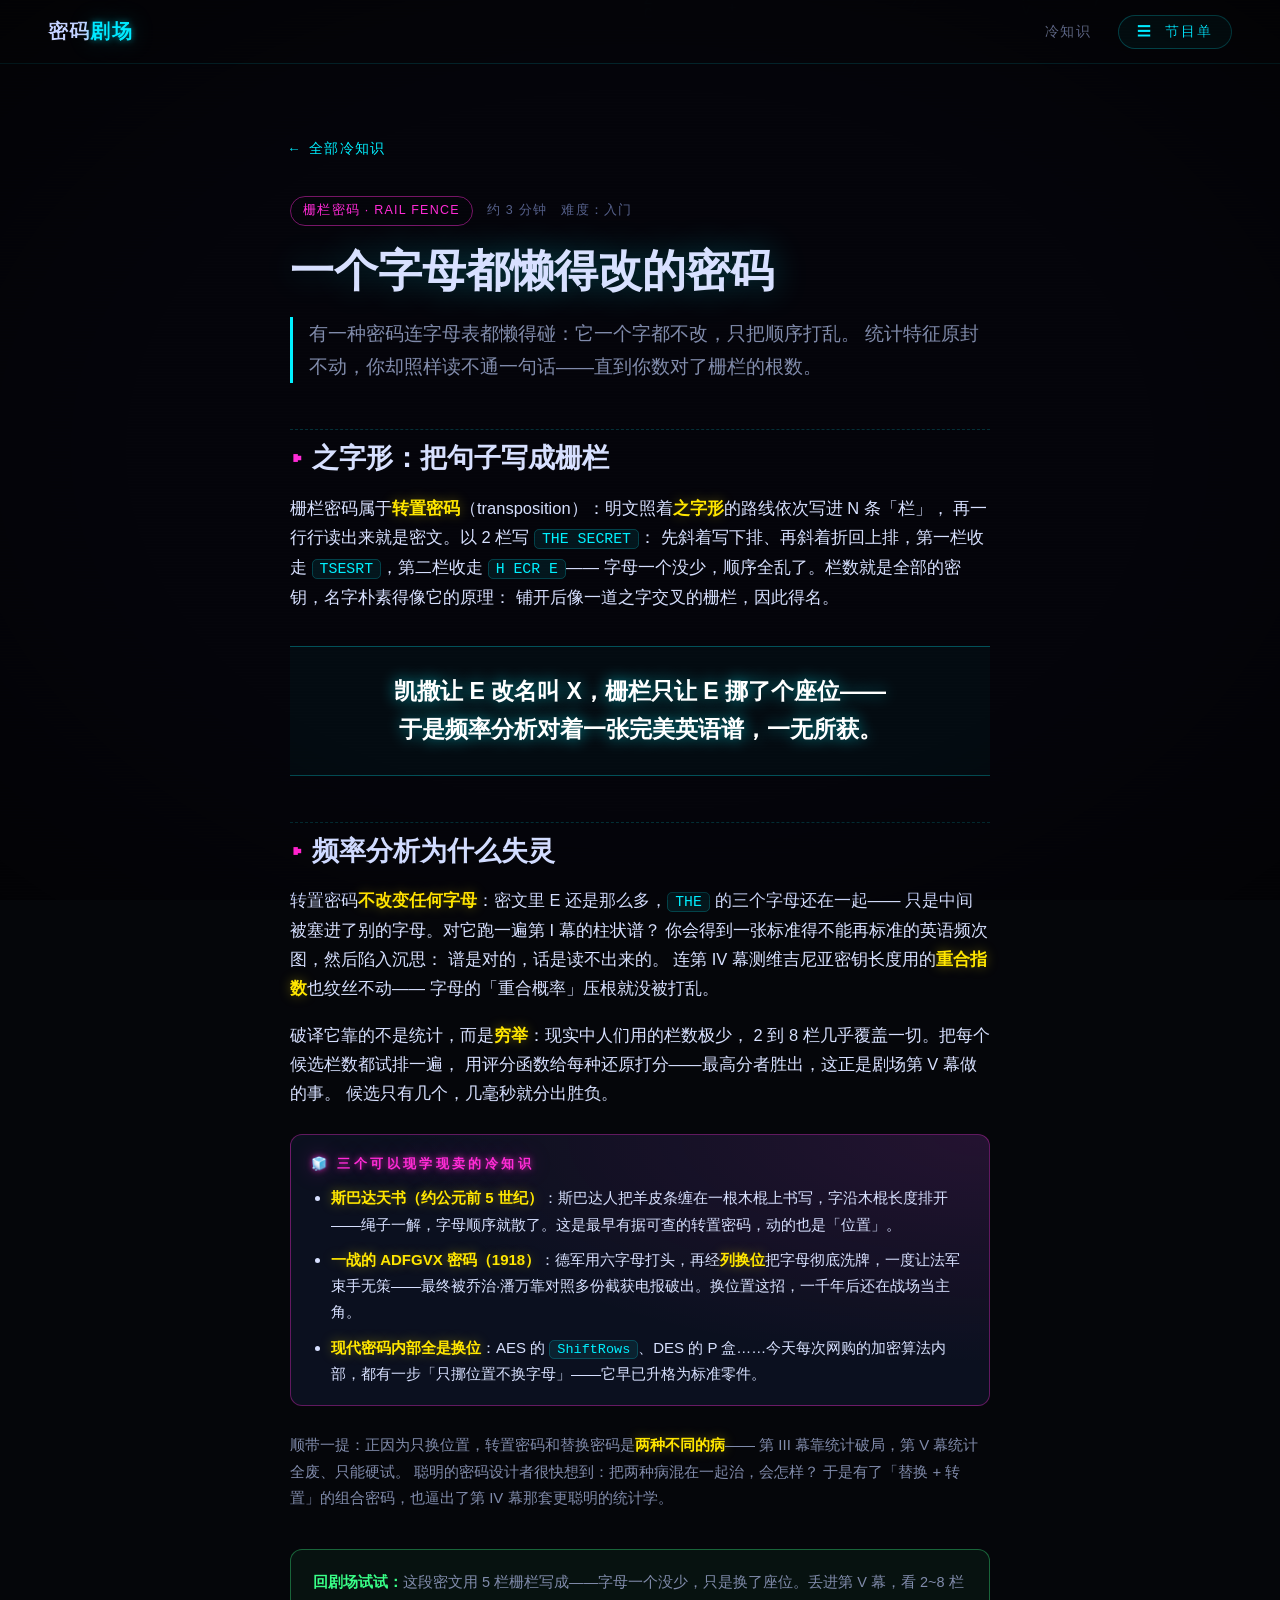
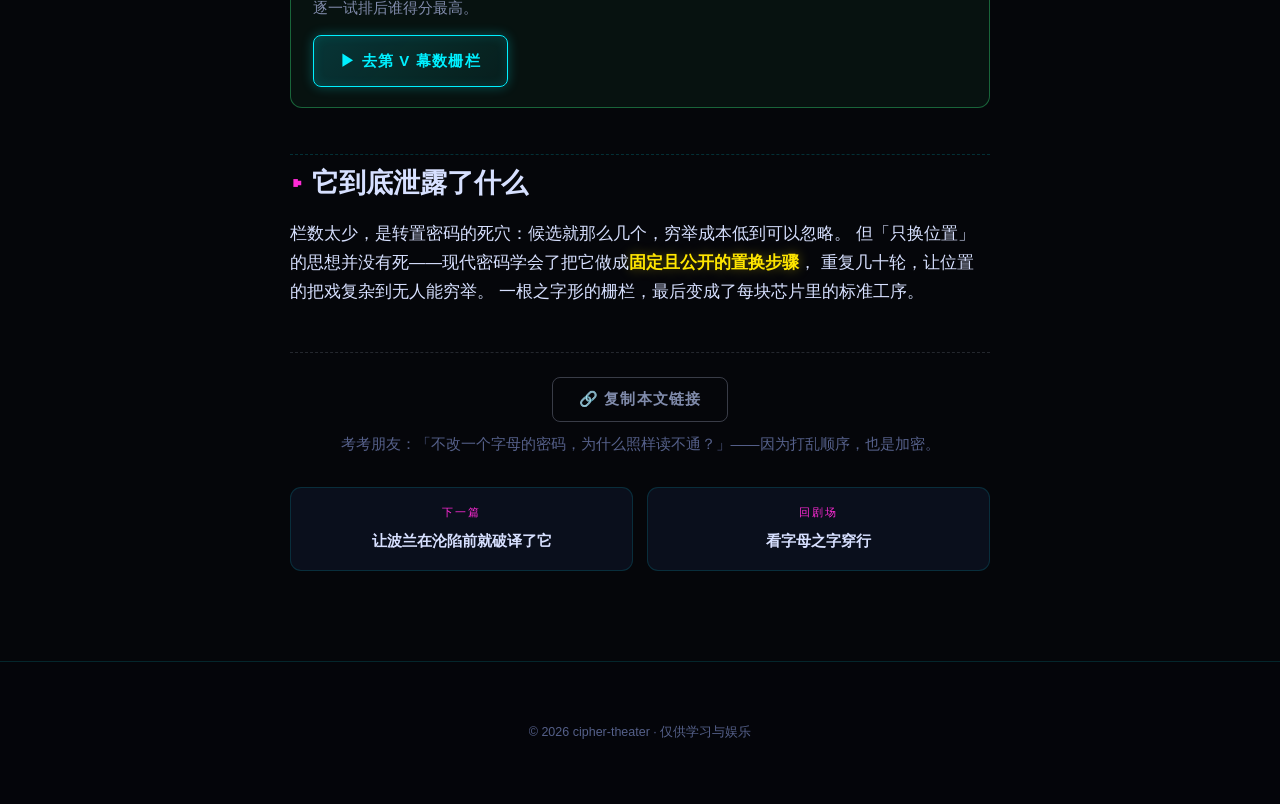
<file: articles/rail.html>
<!DOCTYPE html>
<html lang="zh-CN">
<head>
  <meta charset="UTF-8">
  <meta name="viewport" content="width=device-width, initial-scale=1.0">
  <title>一个字母都懒得改的密码：栅栏密码 · 密码剧场</title>
  <meta name="description" content="栅栏密码不换字母只换位置：频率分析对着完美英语谱一无所获，破译只能靠穷举栏数——从斯巴达木棍到一战 ADFGVX，换位置这招古老又长寿。">
  <link rel="icon" type="image/svg+xml" href="../favicon.svg">
  <link rel="stylesheet" href="../css/style.css">
</head>
<body>
  <canvas id="matrixCanvas" class="matrix-bg" aria-hidden="true"></canvas>
  <div class="scanlines" aria-hidden="true"></div>

  <header class="site-header">
    <a class="logo" href="../index.html">密码<span>剧场</span></a>
    <div class="site-nav">
      <a href="../articles.html">冷知识</a>
      <div class="program">
        <button id="programBtn" class="program__btn" type="button"
                aria-expanded="false" aria-controls="programMenu">
          <span class="program__glyph" aria-hidden="true">☰</span> 节目单
        </button>
        <div id="programMenu" class="program__menu" hidden>
          <p class="program__title">今晚的节目 <span>NOW SHOWING</span></p>
          <a href="../index.html#act-frequency"><b>Ⅰ</b><span><strong>频率分析</strong><small>语言的指纹 · 柱状谱</small></span></a>
          <a href="../index.html#act-caesar"><b>Ⅱ</b><span><strong>凯撒密码</strong><small>罗盘旋转穷举 25 格</small></span></a>
          <a href="../index.html#act-substitution"><b>Ⅲ</b><span><strong>单表替换</strong><small>26 张映射卡翻转归位</small></span></a>
          <a href="../index.html#act-vigenere"><b>Ⅳ</b><span><strong>维吉尼亚</strong><small>密钥逐位旋转归位</small></span></a>
          <a href="../index.html#act-rail"><b>Ⅴ</b><span><strong>栅栏密码</strong><small>之字穿行 · 栏数穷举</small></span></a>
          <a href="../index.html#act-enigma"><b>Ⅵ</b><span><strong>恩尼格玛</strong><small>转子旋转 · 17576 穷举</small></span></a>
          <a href="../index.html#act-xor"><b>Ⅶ</b><span><strong>XOR 流密码</strong><small>比特流滚动解体</small></span></a>
          <a href="../index.html#act-rsa"><b>Ⅷ</b><span><strong>RSA</strong><small>公钥加密 · 分解攻击</small></span></a>
          <hr class="program__divider">
          <a href="../articles.html"><b>✦</b><span><strong>冷知识专栏</strong><small>七篇三分钟短文</small></span></a>
        </div>
      </div>
    </div>
  </header>

  <article class="article-wrap">
    <a class="article-back" href="../articles.html">← 全部冷知识</a>

    <div class="article-meta">
      <span class="tag">栅栏密码 · RAIL FENCE</span>
      <span>约 3 分钟</span>
      <span>难度：入门</span>
    </div>

    <h1 class="article-title">一个字母都懒得改的密码</h1>

    <p class="article-lead">
      有一种密码连字母表都懒得碰：它一个字都不改，只把顺序打乱。
      统计特征原封不动，你却照样读不通一句话——直到你数对了栅栏的根数。
    </p>

    <div class="article-body">
      <h2>之字形：把句子写成栅栏</h2>
      <p>
        栅栏密码属于<strong>转置密码</strong>（transposition）：明文照着<strong>之字形</strong>的路线依次写进 N 条「栏」，
        再一行行读出来就是密文。以 2 栏写 <code>THE SECRET</code>：
        先斜着写下排、再斜着折回上排，第一栏收走 <code>TSESRT</code>，第二栏收走 <code>H ECR E</code>——
        字母一个没少，顺序全乱了。栏数就是全部的密钥，名字朴素得像它的原理：
        铺开后像一道之字交叉的栅栏，因此得名。
      </p>

      <div class="pull-quote">
        凯撒让 E 改名叫 X，栅栏只让 E 挪了个座位——<br>
        于是频率分析对着一张完美英语谱，一无所获。
      </div>

      <h2>频率分析为什么失灵</h2>
      <p>
        转置密码<strong>不改变任何字母</strong>：密文里 E 还是那么多，<code>THE</code> 的三个字母还在一起——
        只是中间被塞进了别的字母。对它跑一遍第 I 幕的柱状谱？
        你会得到一张标准得不能再标准的英语频次图，然后陷入沉思：
        谱是对的，话是读不出来的。
        连第 IV 幕测维吉尼亚密钥长度用的<strong>重合指数</strong>也纹丝不动——
        字母的「重合概率」压根就没被打乱。
      </p>

      <p>
        破译它靠的不是统计，而是<strong>穷举</strong>：现实中人们用的栏数极少，
        2 到 8 栏几乎覆盖一切。把每个候选栏数都试排一遍，
        用评分函数给每种还原打分——最高分者胜出，这正是剧场第 V 幕做的事。
        候选只有几个，几毫秒就分出胜负。
      </p>

      <div class="fact-box">
        <h4>🧊 三个可以现学现卖的冷知识</h4>
        <ul>
          <li><strong>斯巴达天书（约公元前 5 世纪）</strong>：斯巴达人把羊皮条缠在一根木棍上书写，字沿木棍长度排开——绳子一解，字母顺序就散了。这是最早有据可查的转置密码，动的也是「位置」。</li>
          <li><strong>一战的 ADFGVX 密码（1918）</strong>：德军用六字母打头，再经<strong>列换位</strong>把字母彻底洗牌，一度让法军束手无策——最终被乔治·潘万靠对照多份截获电报破出。换位置这招，一千年后还在战场当主角。</li>
          <li><strong>现代密码内部全是换位</strong>：AES 的 <code>ShiftRows</code>、DES 的 P 盒……今天每次网购的加密算法内部，都有一步「只挪位置不换字母」——它早已升格为标准零件。</li>
        </ul>
      </div>

      <p class="dim">
        顺带一提：正因为只换位置，转置密码和替换密码是<strong>两种不同的病</strong>——
        第 III 幕靠统计破局，第 V 幕统计全废、只能硬试。
        聪明的密码设计者很快想到：把两种病混在一起治，会怎样？
        于是有了「替换 + 转置」的组合密码，也逼出了第 IV 幕那套更聪明的统计学。
      </p>

      <div class="article-cta">
        <p><b>回剧场试试：</b>这段密文用 5 栏栅栏写成——字母一个没少，只是换了座位。丢进第 V 幕，看 2~8 栏逐一试排后谁得分最高。</p>
        <a class="btn btn--neon" href="../index.html?act=rail&amp;text=TET%20LBH%20EHRTO%20NI%20E%20UTERTEPEC%20NHENETST%20%20EHK%20EI%20ID%20HTR%20NODE%20SSDTEIRY&amp;note=%E4%B9%8B%E5%AD%97%E5%BD%A2%205%20%E6%A0%8F%E8%BD%AC%E7%BD%AE%E5%AF%86%E6%96%87%E2%80%94%E2%80%94%E5%AD%97%E6%AF%8D%E4%B8%80%E4%B8%AA%E6%B2%A1%E5%B0%91%EF%BC%8C%E5%8F%AA%E6%98%AF%E6%8D%A2%E4%BA%86%E5%BA%A7%E4%BD%8D%EF%BC%8C%E7%AD%89%202~8%20%E6%A0%8F%E9%80%90%E4%B8%80%E8%AF%95%E6%8E%92#act-rail">▶ 去第 V 幕数栅栏</a>
      </div>

      <h2>它到底泄露了什么</h2>
      <p>
        栏数太少，是转置密码的死穴：候选就那么几个，穷举成本低到可以忽略。
        但「只换位置」的思想并没有死——现代密码学会了把它做成<strong>固定且公开的置换步骤</strong>，
        重复几十轮，让位置的把戏复杂到无人能穷举。
        一根之字形的栅栏，最后变成了每块芯片里的标准工序。
      </p>
    </div>

    <div class="article-end">
      <button class="btn btn--ghost" type="button" data-copy-link>🔗 复制本文链接</button>
      <p>考考朋友：「不改一个字母的密码，为什么照样读不通？」——因为打乱顺序，也是加密。</p>
      <div class="article-next">
        <a href="enigma.html"><small>下一篇</small><b>让波兰在沦陷前就破译了它</b></a>
        <a href="../index.html#act-rail"><small>回剧场</small><b>看字母之字穿行</b></a>
      </div>
    </div>
  </article>

  <footer class="site-footer">
    <p class="site-footer__copy">© <span id="year"></span> cipher-theater · 仅供学习与娱乐</p>
  </footer>

  <script src="../js/core.js"></script>
  <script src="../js/app.js"></script>
</body>
</html>
</file>
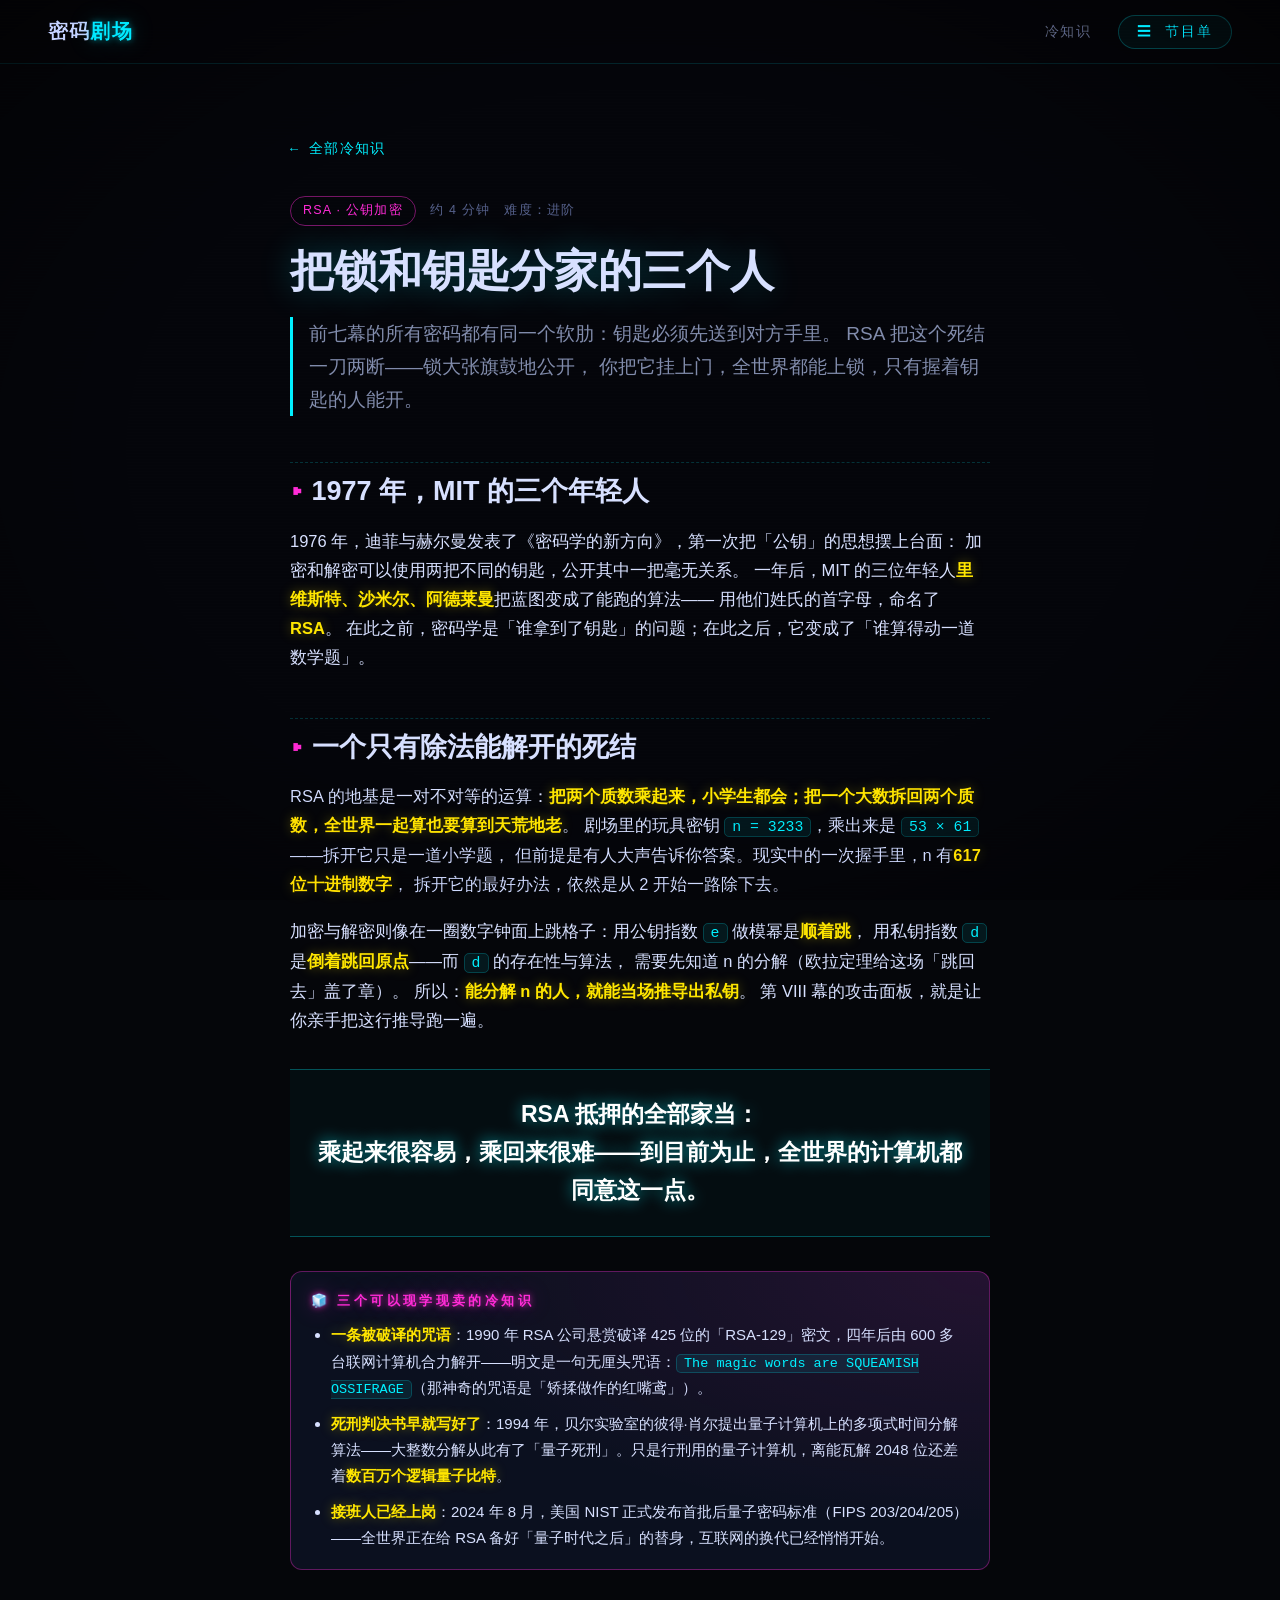
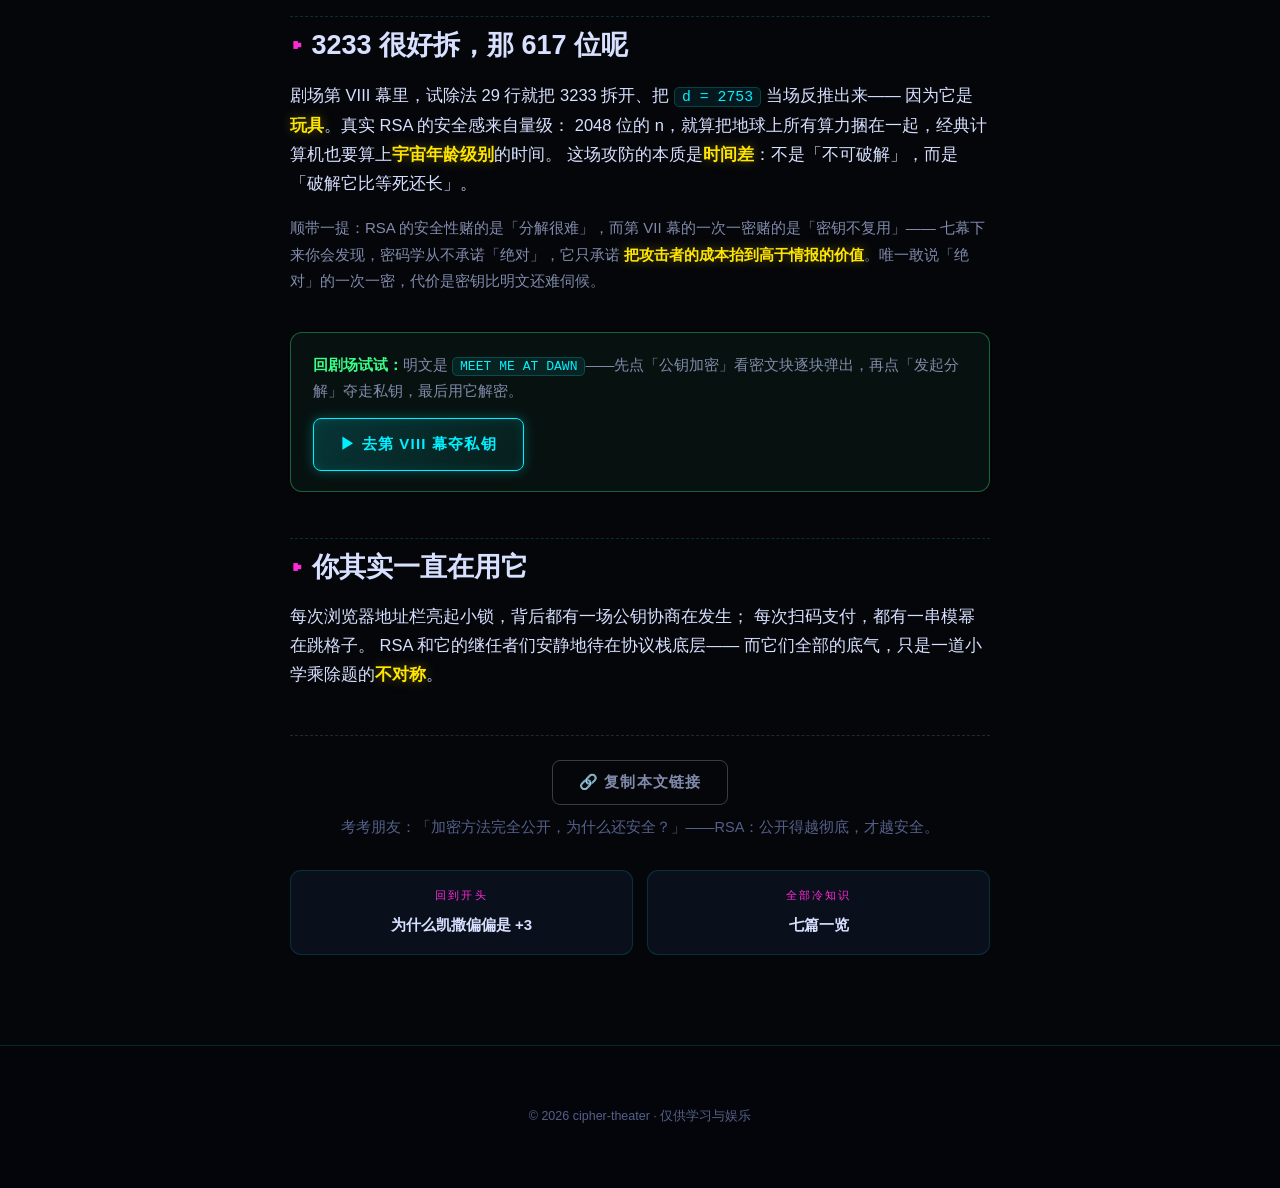
<file: articles/rsa.html>
<!DOCTYPE html>
<html lang="zh-CN">
<head>
  <meta charset="UTF-8">
  <meta name="viewport" content="width=device-width, initial-scale=1.0">
  <title>把锁和钥匙分家的三个人：RSA 与公钥加密 · 密码剧场</title>
  <meta name="description" content="1977 年 MIT 三人把「锁公开、钥匙保密」变成现实：乘回来很难是它的全部赌注。RSA-129 的咒语、Shor 的量子算法与 2048 位的今昔。">
  <link rel="icon" type="image/svg+xml" href="../favicon.svg">
  <link rel="stylesheet" href="../css/style.css">
</head>
<body>
  <canvas id="matrixCanvas" class="matrix-bg" aria-hidden="true"></canvas>
  <div class="scanlines" aria-hidden="true"></div>

  <header class="site-header">
    <a class="logo" href="../index.html">密码<span>剧场</span></a>
    <div class="site-nav">
      <a href="../articles.html">冷知识</a>
      <div class="program">
        <button id="programBtn" class="program__btn" type="button"
                aria-expanded="false" aria-controls="programMenu">
          <span class="program__glyph" aria-hidden="true">☰</span> 节目单
        </button>
        <div id="programMenu" class="program__menu" hidden>
          <p class="program__title">今晚的节目 <span>NOW SHOWING</span></p>
          <a href="../index.html#act-frequency"><b>Ⅰ</b><span><strong>频率分析</strong><small>语言的指纹 · 柱状谱</small></span></a>
          <a href="../index.html#act-caesar"><b>Ⅱ</b><span><strong>凯撒密码</strong><small>罗盘旋转穷举 25 格</small></span></a>
          <a href="../index.html#act-substitution"><b>Ⅲ</b><span><strong>单表替换</strong><small>26 张映射卡翻转归位</small></span></a>
          <a href="../index.html#act-vigenere"><b>Ⅳ</b><span><strong>维吉尼亚</strong><small>密钥逐位旋转归位</small></span></a>
          <a href="../index.html#act-rail"><b>Ⅴ</b><span><strong>栅栏密码</strong><small>之字穿行 · 栏数穷举</small></span></a>
          <a href="../index.html#act-enigma"><b>Ⅵ</b><span><strong>恩尼格玛</strong><small>转子旋转 · 17576 穷举</small></span></a>
          <a href="../index.html#act-xor"><b>Ⅶ</b><span><strong>XOR 流密码</strong><small>比特流滚动解体</small></span></a>
          <a href="../index.html#act-rsa"><b>Ⅷ</b><span><strong>RSA</strong><small>公钥加密 · 分解攻击</small></span></a>
          <hr class="program__divider">
          <a href="../articles.html"><b>✦</b><span><strong>冷知识专栏</strong><small>七篇三分钟短文</small></span></a>
        </div>
      </div>
    </div>
  </header>

  <article class="article-wrap">
    <a class="article-back" href="../articles.html">← 全部冷知识</a>

    <div class="article-meta">
      <span class="tag">RSA · 公钥加密</span>
      <span>约 4 分钟</span>
      <span>难度：进阶</span>
    </div>

    <h1 class="article-title">把锁和钥匙分家的三个人</h1>

    <p class="article-lead">
      前七幕的所有密码都有同一个软肋：钥匙必须先送到对方手里。
      RSA 把这个死结一刀两断——锁大张旗鼓地公开，
      你把它挂上门，全世界都能上锁，只有握着钥匙的人能开。
    </p>

    <div class="article-body">
      <h2>1977 年，MIT 的三个年轻人</h2>
      <p>
        1976 年，迪菲与赫尔曼发表了《密码学的新方向》，第一次把「公钥」的思想摆上台面：
        加密和解密可以使用两把不同的钥匙，公开其中一把毫无关系。
        一年后，MIT 的三位年轻人<strong>里维斯特、沙米尔、阿德莱曼</strong>把蓝图变成了能跑的算法——
        用他们姓氏的首字母，命名了 <strong>RSA</strong>。
        在此之前，密码学是「谁拿到了钥匙」的问题；在此之后，它变成了「谁算得动一道数学题」。
      </p>

      <h2>一个只有除法能解开的死结</h2>
      <p>
        RSA 的地基是一对不对等的运算：<strong>把两个质数乘起来，小学生都会；把一个大数拆回两个质数，全世界一起算也要算到天荒地老</strong>。
        剧场里的玩具密钥 <code>n = 3233</code>，乘出来是 <code>53 × 61</code>——拆开它只是一道小学题，
        但前提是有人大声告诉你答案。现实中的一次握手里，n 有<strong>617 位十进制数字</strong>，
        拆开它的最好办法，依然是从 2 开始一路除下去。
      </p>

      <p>
        加密与解密则像在一圈数字钟面上跳格子：用公钥指数 <code>e</code> 做模幂是<strong>顺着跳</strong>，
        用私钥指数 <code>d</code> 是<strong>倒着跳回原点</strong>——而 <code>d</code> 的存在性与算法，
        需要先知道 n 的分解（欧拉定理给这场「跳回去」盖了章）。
        所以：<strong>能分解 n 的人，就能当场推导出私钥</strong>。
        第 VIII 幕的攻击面板，就是让你亲手把这行推导跑一遍。
      </p>

      <div class="pull-quote">
        RSA 抵押的全部家当：<br>
        乘起来很容易，乘回来很难——到目前为止，全世界的计算机都同意这一点。
      </div>

      <div class="fact-box">
        <h4>🧊 三个可以现学现卖的冷知识</h4>
        <ul>
          <li><strong>一条被破译的咒语</strong>：1990 年 RSA 公司悬赏破译 425 位的「RSA-129」密文，四年后由 600 多台联网计算机合力解开——明文是一句无厘头咒语：<code>The magic words are SQUEAMISH OSSIFRAGE</code>（那神奇的咒语是「矫揉做作的红嘴鸢」）。</li>
          <li><strong>死刑判决书早就写好了</strong>：1994 年，贝尔实验室的彼得·肖尔提出量子计算机上的多项式时间分解算法——大整数分解从此有了「量子死刑」。只是行刑用的量子计算机，离能瓦解 2048 位还差着<strong>数百万个逻辑量子比特</strong>。</li>
          <li><strong>接班人已经上岗</strong>：2024 年 8 月，美国 NIST 正式发布首批后量子密码标准（FIPS 203/204/205）——全世界正在给 RSA 备好「量子时代之后」的替身，互联网的换代已经悄悄开始。</li>
        </ul>
      </div>

      <h2>3233 很好拆，那 617 位呢</h2>
      <p>
        剧场第 VIII 幕里，试除法 29 行就把 3233 拆开、把 <code>d = 2753</code> 当场反推出来——
        因为它是<strong>玩具</strong>。真实 RSA 的安全感来自量级：
        2048 位的 n，就算把地球上所有算力捆在一起，经典计算机也要算上<strong>宇宙年龄级别</strong>的时间。
        这场攻防的本质是<strong>时间差</strong>：不是「不可破解」，而是「破解它比等死还长」。
      </p>

      <p class="dim">
        顺带一提：RSA 的安全性赌的是「分解很难」，而第 VII 幕的一次一密赌的是「密钥不复用」——
        七幕下来你会发现，密码学从不承诺「绝对」，它只承诺
        <strong>把攻击者的成本抬到高于情报的价值</strong>。唯一敢说「绝对」的一次一密，代价是密钥比明文还难伺候。
      </p>

      <div class="article-cta">
        <p><b>回剧场试试：</b>明文是 <code>MEET ME AT DAWN</code>——先点「公钥加密」看密文块逐块弹出，再点「发起分解」夺走私钥，最后用它解密。</p>
        <a class="btn btn--neon" href="../index.html?act=rsa&amp;text=MEETMEATDAWN&amp;note=%E6%98%8E%E6%96%87%20MEET%20ME%20AT%20DAWN%E2%80%94%E2%80%94%E5%85%88%E7%82%B9%E5%85%AC%E9%92%A5%E5%8A%A0%E5%AF%86%EF%BC%8C%E5%86%8D%E7%82%B9%E5%8F%91%E8%B5%B7%E5%88%86%E8%A7%A3%E5%A4%BA%E8%B5%B0%E7%A7%81%E9%92%A5%EF%BC%8C%E6%9C%80%E5%90%8E%E8%A7%A3%E5%AF%86#act-rsa">▶ 去第 VIII 幕夺私钥</a>
      </div>

      <h2>你其实一直在用它</h2>
      <p>
        每次浏览器地址栏亮起小锁，背后都有一场公钥协商在发生；
        每次扫码支付，都有一串模幂在跳格子。
        RSA 和它的继任者们安静地待在协议栈底层——
        而它们全部的底气，只是一道小学乘除题的<strong>不对称</strong>。
      </p>
    </div>

    <div class="article-end">
      <button class="btn btn--ghost" type="button" data-copy-link>🔗 复制本文链接</button>
      <p>考考朋友：「加密方法完全公开，为什么还安全？」——RSA：公开得越彻底，才越安全。</p>
      <div class="article-next">
        <a href="caesar.html"><small>回到开头</small><b>为什么凯撒偏偏是 +3</b></a>
        <a href="../articles.html"><small>全部冷知识</small><b>七篇一览</b></a>
      </div>
    </div>
  </article>

  <footer class="site-footer">
    <p class="site-footer__copy">© <span id="year"></span> cipher-theater · 仅供学习与娱乐</p>
  </footer>

  <script src="../js/core.js"></script>
  <script src="../js/app.js"></script>
</body>
</html>
</file>
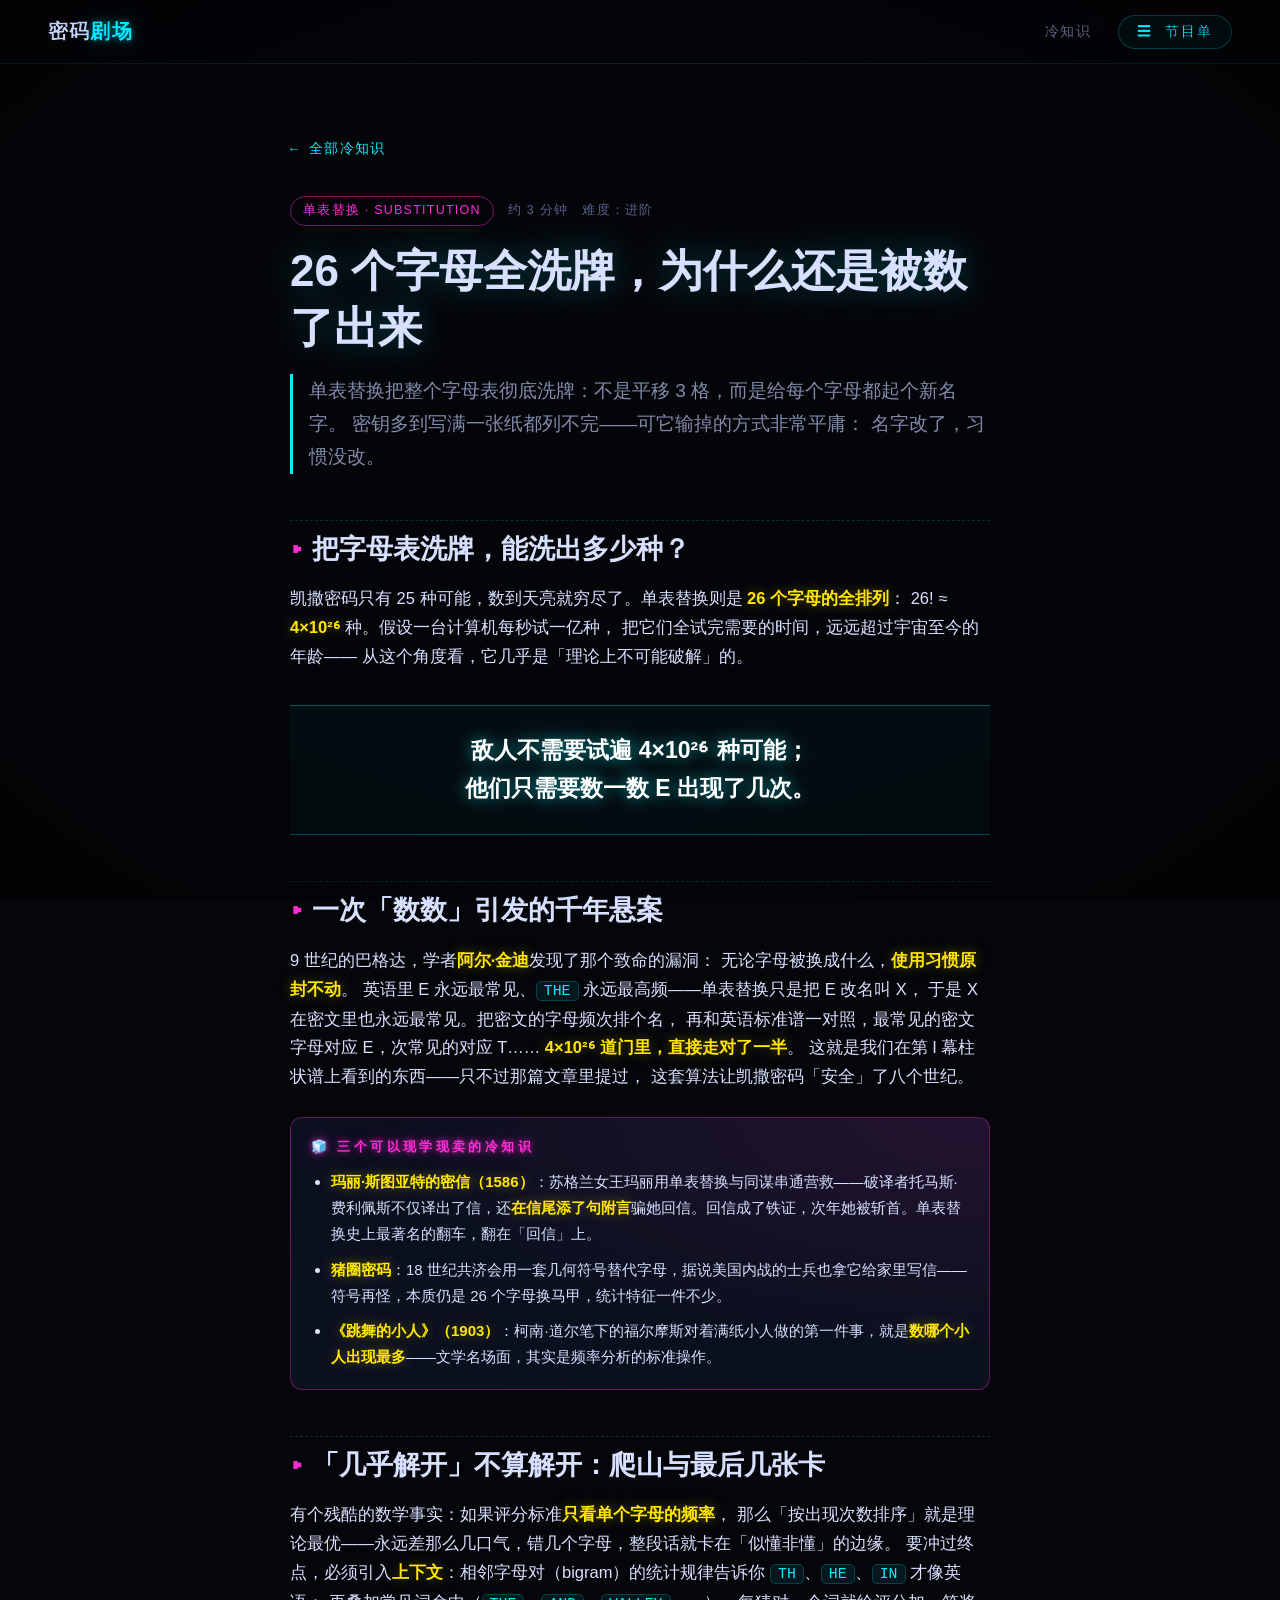
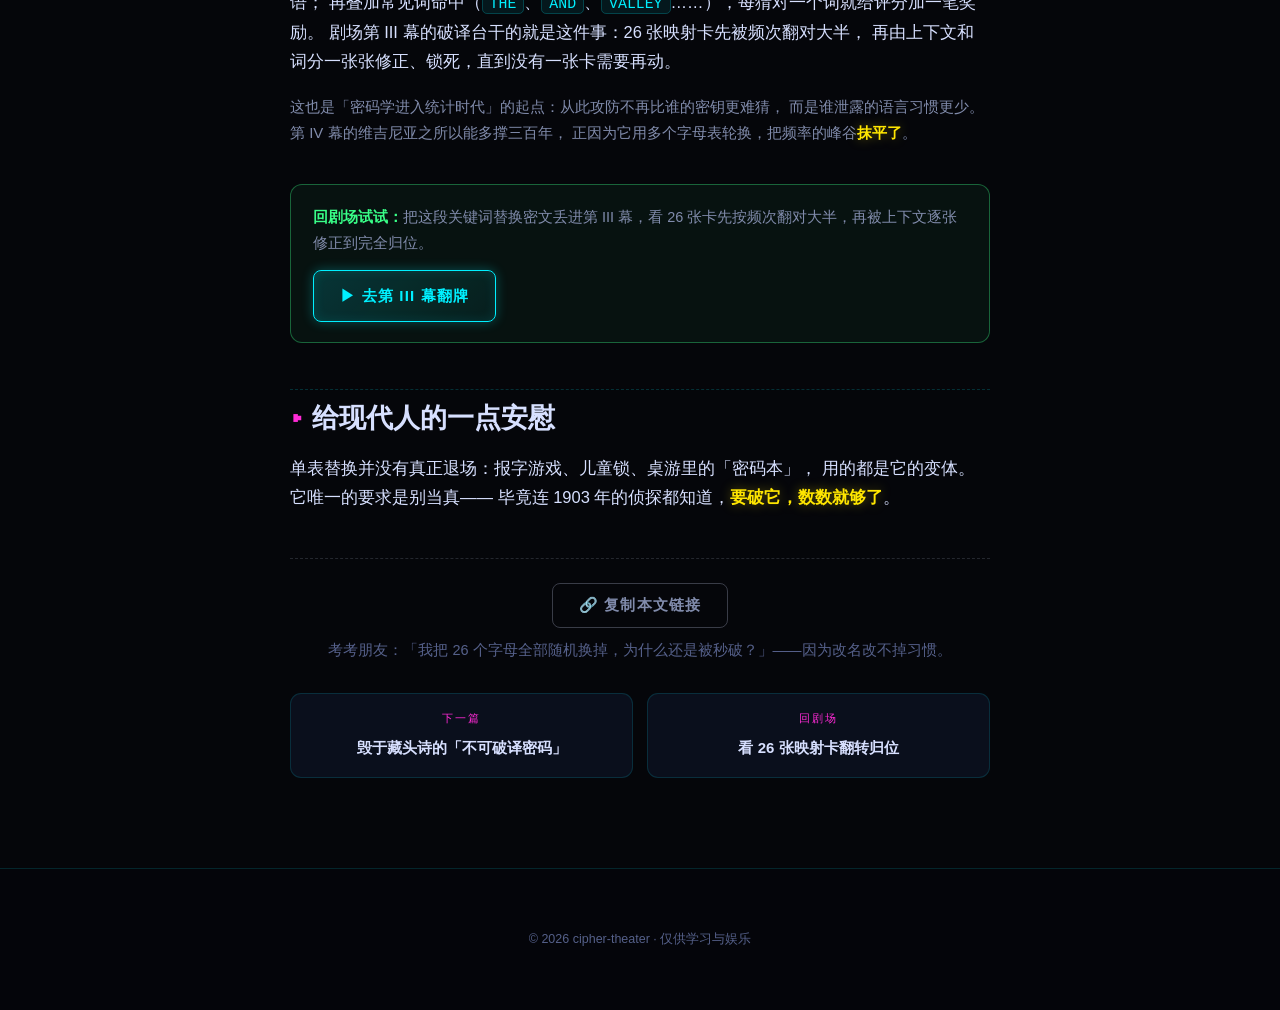
<file: articles/substitution.html>
<!DOCTYPE html>
<html lang="zh-CN">
<head>
  <meta charset="UTF-8">
  <meta name="viewport" content="width=device-width, initial-scale=1.0">
  <title>26 个字母全洗牌，为什么还是被数了出来：单表替换 · 密码剧场</title>
  <meta name="description" content="单表替换有 4×10²⁶ 种密钥，穷举要花上宇宙年龄；但只要 E 的习惯改不掉，频次一数就破。福尔摩斯的跳舞小人正是如此。">
  <link rel="icon" type="image/svg+xml" href="../favicon.svg">
  <link rel="stylesheet" href="../css/style.css">
</head>
<body>
  <canvas id="matrixCanvas" class="matrix-bg" aria-hidden="true"></canvas>
  <div class="scanlines" aria-hidden="true"></div>

  <header class="site-header">
    <a class="logo" href="../index.html">密码<span>剧场</span></a>
    <div class="site-nav">
      <a href="../articles.html">冷知识</a>
      <div class="program">
        <button id="programBtn" class="program__btn" type="button"
                aria-expanded="false" aria-controls="programMenu">
          <span class="program__glyph" aria-hidden="true">☰</span> 节目单
        </button>
        <div id="programMenu" class="program__menu" hidden>
          <p class="program__title">今晚的节目 <span>NOW SHOWING</span></p>
          <a href="../index.html#act-frequency"><b>Ⅰ</b><span><strong>频率分析</strong><small>语言的指纹 · 柱状谱</small></span></a>
          <a href="../index.html#act-caesar"><b>Ⅱ</b><span><strong>凯撒密码</strong><small>罗盘旋转穷举 25 格</small></span></a>
          <a href="../index.html#act-substitution"><b>Ⅲ</b><span><strong>单表替换</strong><small>26 张映射卡翻转归位</small></span></a>
          <a href="../index.html#act-vigenere"><b>Ⅳ</b><span><strong>维吉尼亚</strong><small>密钥逐位旋转归位</small></span></a>
          <a href="../index.html#act-rail"><b>Ⅴ</b><span><strong>栅栏密码</strong><small>之字穿行 · 栏数穷举</small></span></a>
          <a href="../index.html#act-enigma"><b>Ⅵ</b><span><strong>恩尼格玛</strong><small>转子旋转 · 17576 穷举</small></span></a>
          <a href="../index.html#act-xor"><b>Ⅶ</b><span><strong>XOR 流密码</strong><small>比特流滚动解体</small></span></a>
          <a href="../index.html#act-rsa"><b>Ⅷ</b><span><strong>RSA</strong><small>公钥加密 · 分解攻击</small></span></a>
          <hr class="program__divider">
          <a href="../articles.html"><b>✦</b><span><strong>冷知识专栏</strong><small>七篇三分钟短文</small></span></a>
        </div>
      </div>
    </div>
  </header>

  <article class="article-wrap">
    <a class="article-back" href="../articles.html">← 全部冷知识</a>

    <div class="article-meta">
      <span class="tag">单表替换 · SUBSTITUTION</span>
      <span>约 3 分钟</span>
      <span>难度：进阶</span>
    </div>

    <h1 class="article-title">26 个字母全洗牌，为什么还是被数了出来</h1>

    <p class="article-lead">
      单表替换把整个字母表彻底洗牌：不是平移 3 格，而是给每个字母都起个新名字。
      密钥多到写满一张纸都列不完——可它输掉的方式非常平庸：
      名字改了，习惯没改。
    </p>

    <div class="article-body">
      <h2>把字母表洗牌，能洗出多少种？</h2>
      <p>
        凯撒密码只有 25 种可能，数到天亮就穷尽了。单表替换则是 <strong>26 个字母的全排列</strong>：
        26! ≈ <strong>4×10²⁶</strong> 种。假设一台计算机每秒试一亿种，
        把它们全试完需要的时间，远远超过宇宙至今的年龄——
        从这个角度看，它几乎是「理论上不可能破解」的。
      </p>

      <div class="pull-quote">
        敌人不需要试遍 4×10²⁶ 种可能；<br>
        他们只需要数一数 E 出现了几次。
      </div>

      <h2>一次「数数」引发的千年悬案</h2>
      <p>
        9 世纪的巴格达，学者<strong>阿尔·金迪</strong>发现了那个致命的漏洞：
        无论字母被换成什么，<strong>使用习惯原封不动</strong>。
        英语里 E 永远最常见、<code>THE</code> 永远最高频——单表替换只是把 E 改名叫 X，
        于是 X 在密文里也永远最常见。把密文的字母频次排个名，
        再和英语标准谱一对照，最常见的密文字母对应 E，次常见的对应 T……
        <strong>4×10²⁶ 道门里，直接走对了一半</strong>。
        这就是我们在第 I 幕柱状谱上看到的东西——只不过那篇文章里提过，
        这套算法让凯撒密码「安全」了八个世纪。
      </p>

      <div class="fact-box">
        <h4>🧊 三个可以现学现卖的冷知识</h4>
        <ul>
          <li><strong>玛丽·斯图亚特的密信（1586）</strong>：苏格兰女王玛丽用单表替换与同谋串通营救——破译者托马斯·费利佩斯不仅译出了信，还<strong>在信尾添了句附言</strong>骗她回信。回信成了铁证，次年她被斩首。单表替换史上最著名的翻车，翻在「回信」上。</li>
          <li><strong>猪圈密码</strong>：18 世纪共济会用一套几何符号替代字母，据说美国内战的士兵也拿它给家里写信——符号再怪，本质仍是 26 个字母换马甲，统计特征一件不少。</li>
          <li><strong>《跳舞的小人》（1903）</strong>：柯南·道尔笔下的福尔摩斯对着满纸小人做的第一件事，就是<strong>数哪个小人出现最多</strong>——文学名场面，其实是频率分析的标准操作。</li>
        </ul>
      </div>

      <h2>「几乎解开」不算解开：爬山与最后几张卡</h2>
      <p>
        有个残酷的数学事实：如果评分标准<strong>只看单个字母的频率</strong>，
        那么「按出现次数排序」就是理论最优——永远差那么几口气，错几个字母，整段话就卡在「似懂非懂」的边缘。
        要冲过终点，必须引入<strong>上下文</strong>：相邻字母对（bigram）的统计规律告诉你 <code>TH</code>、<code>HE</code>、<code>IN</code> 才像英语；
        再叠加常见词命中（<code>THE</code>、<code>AND</code>、<code>VALLEY</code>……），每猜对一个词就给评分加一笔奖励。
        剧场第 III 幕的破译台干的就是这件事：26 张映射卡先被频次翻对大半，
        再由上下文和词分一张张修正、锁死，直到没有一张卡需要再动。
      </p>

      <p class="dim">
        这也是「密码学进入统计时代」的起点：从此攻防不再比谁的密钥更难猜，
        而是谁泄露的语言习惯更少。第 IV 幕的维吉尼亚之所以能多撑三百年，
        正因为它用多个字母表轮换，把频率的峰谷<strong>抹平了</strong>。
      </p>

      <div class="article-cta">
        <p><b>回剧场试试：</b>把这段关键词替换密文丢进第 III 幕，看 26 张卡先按频次翻对大半，再被上下文逐张修正到完全归位。</p>
        <a class="btn btn--neon" href="../index.html?act=substitution&amp;text=QAO%20FIBDAQ%20WJOP%20IJQ%20NOHOHEON%20QAO%20UBZKNW%20KIW%20QAO%20UBIW%20RJNDOQP%20QAO%20IKHO%20JR%20QAO%20QNOO%20ESQ%20QAO%20TKGGOX%20FOOLP%20OTONX%20POYNOQ&amp;note=%E5%85%B3%E9%94%AE%E8%AF%8D%E5%AD%97%E6%AF%8D%E8%A1%A8%E7%9A%84%E6%9B%BF%E6%8D%A2%E5%AF%86%E6%96%87%E2%80%94%E2%80%94%E7%9C%8B%E9%A2%91%E6%AC%A1%E5%85%88%E7%BF%BB%E5%AF%B9%E4%B8%80%E5%8D%8A%EF%BC%8C%E5%86%8D%E8%AE%A9%20bigram%20%E4%B8%8E%E5%B8%B8%E8%A7%81%E8%AF%8D%E6%8A%8A%E6%9C%80%E5%90%8E%E5%87%A0%E5%BC%A0%E5%8D%A1%E9%94%81%E6%AD%BB#act-substitution">▶ 去第 III 幕翻牌</a>
      </div>

      <h2>给现代人的一点安慰</h2>
      <p>
        单表替换并没有真正退场：报字游戏、儿童锁、桌游里的「密码本」，
        用的都是它的变体。它唯一的要求是别当真——
        毕竟连 1903 年的侦探都知道，<strong>要破它，数数就够了</strong>。
      </p>
    </div>

    <div class="article-end">
      <button class="btn btn--ghost" type="button" data-copy-link>🔗 复制本文链接</button>
      <p>考考朋友：「我把 26 个字母全部随机换掉，为什么还是被秒破？」——因为改名改不掉习惯。</p>
      <div class="article-next">
        <a href="vigenere.html"><small>下一篇</small><b>毁于藏头诗的「不可破译密码」</b></a>
        <a href="../index.html#act-substitution"><small>回剧场</small><b>看 26 张映射卡翻转归位</b></a>
      </div>
    </div>
  </article>

  <footer class="site-footer">
    <p class="site-footer__copy">© <span id="year"></span> cipher-theater · 仅供学习与娱乐</p>
  </footer>

  <script src="../js/core.js"></script>
  <script src="../js/app.js"></script>
</body>
</html>
</file>
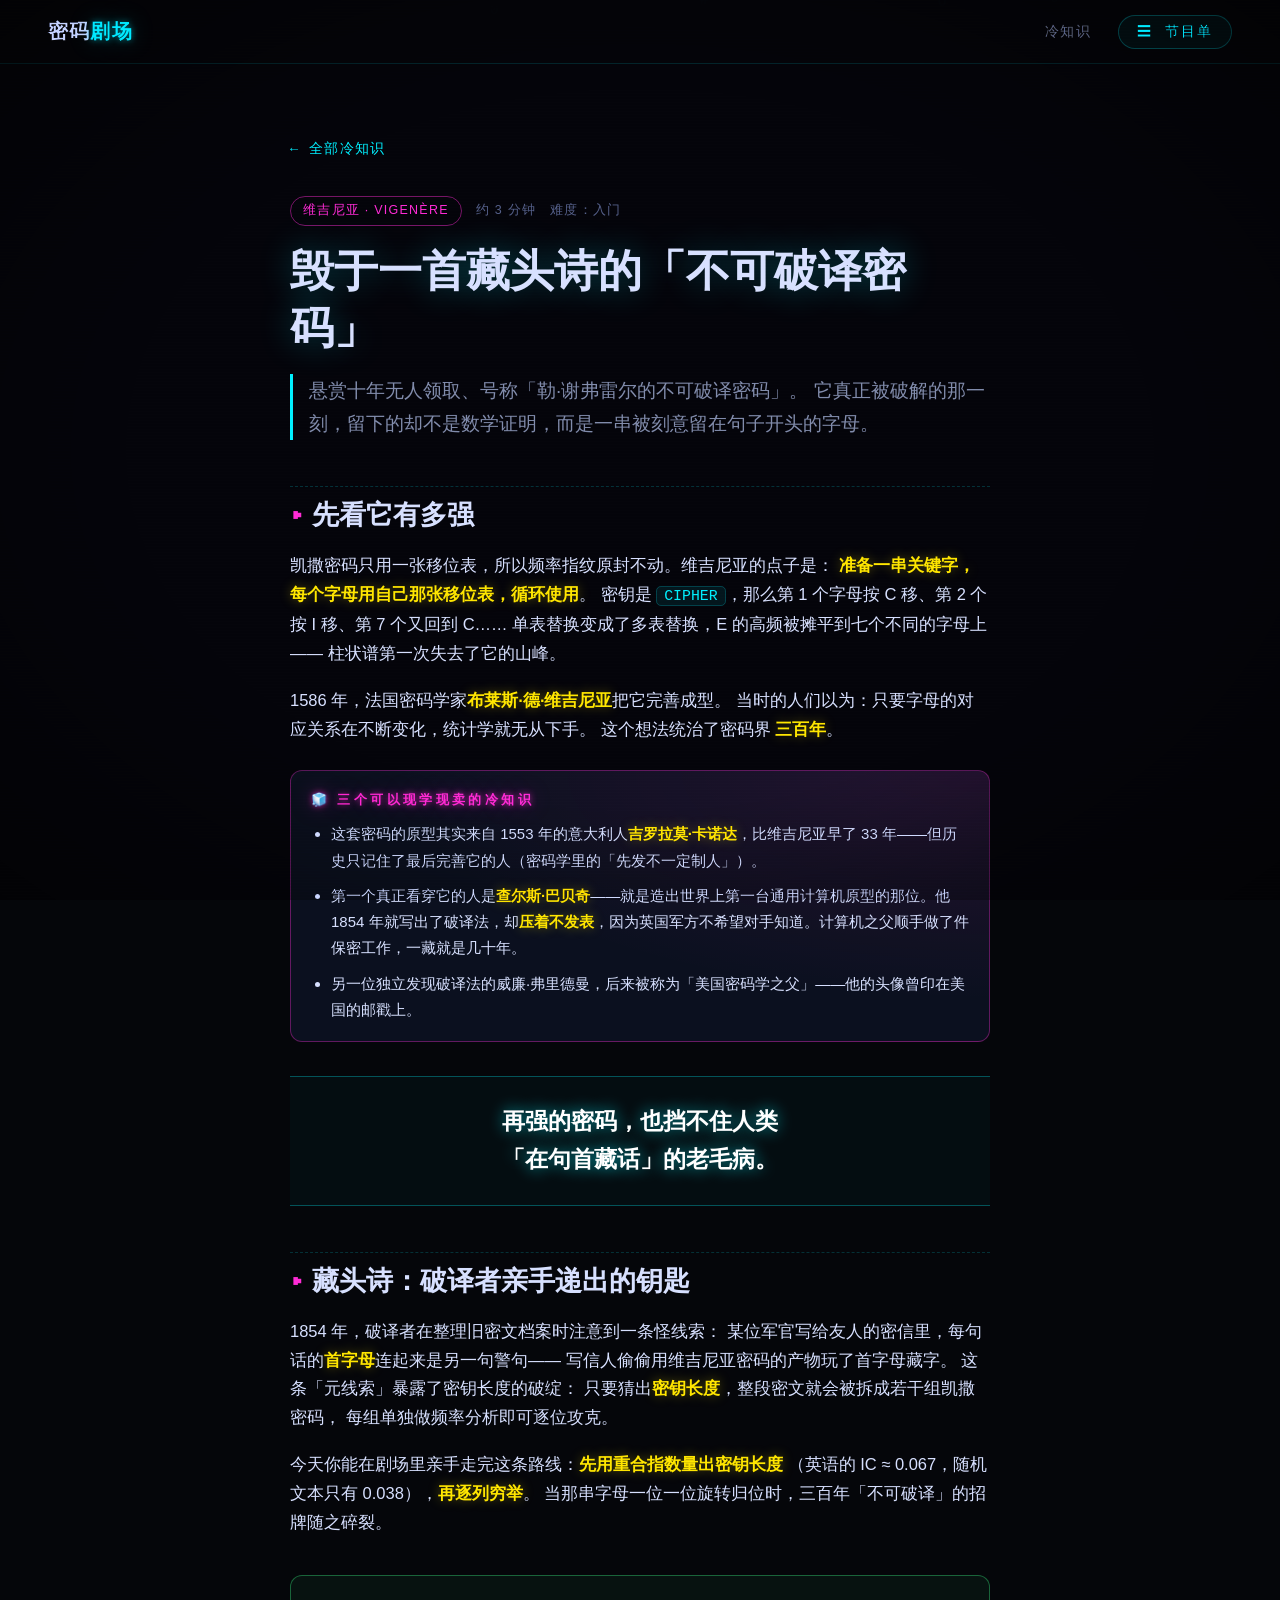
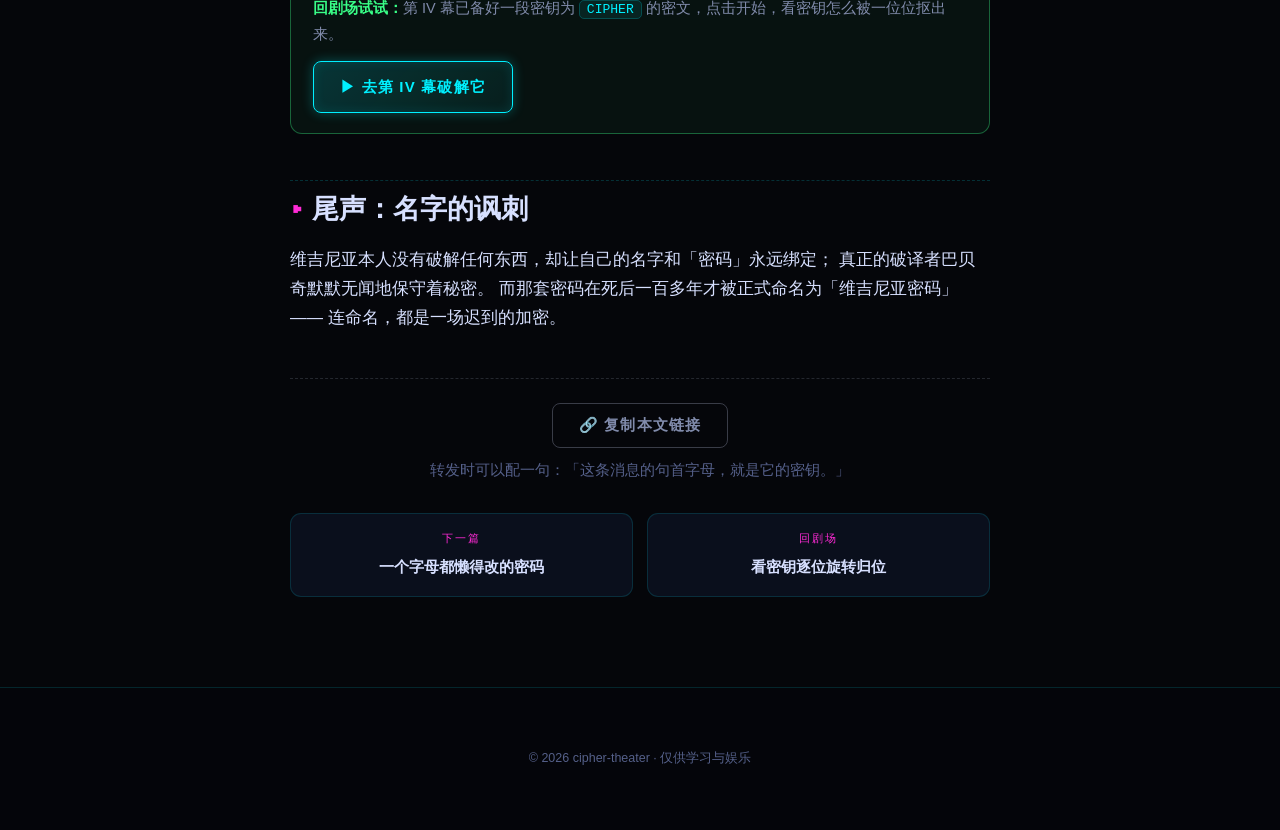
<file: articles/vigenere.html>
<!DOCTYPE html>
<html lang="zh-CN">
<head>
  <meta charset="UTF-8">
  <meta name="viewport" content="width=device-width, initial-scale=1.0">
  <title>毁于一首藏头诗的「不可破译密码」· 密码剧场</title>
  <meta name="description" content="维吉尼亚密码号称不可破译、悬赏十年无人领取，最终让破译者传世的线索藏在句首字母里。">
  <link rel="icon" type="image/svg+xml" href="../favicon.svg">
  <link rel="stylesheet" href="../css/style.css">
</head>
<body>
  <canvas id="matrixCanvas" class="matrix-bg" aria-hidden="true"></canvas>
  <div class="scanlines" aria-hidden="true"></div>

  <header class="site-header">
    <a class="logo" href="../index.html">密码<span>剧场</span></a>
    <div class="site-nav">
      <a href="../articles.html">冷知识</a>
      <div class="program">
        <button id="programBtn" class="program__btn" type="button"
                aria-expanded="false" aria-controls="programMenu">
          <span class="program__glyph" aria-hidden="true">☰</span> 节目单
        </button>
        <div id="programMenu" class="program__menu" hidden>
          <p class="program__title">今晚的节目 <span>NOW SHOWING</span></p>
          <a href="../index.html#act-frequency"><b>Ⅰ</b><span><strong>频率分析</strong><small>语言的指纹 · 柱状谱</small></span></a>
          <a href="../index.html#act-caesar"><b>Ⅱ</b><span><strong>凯撒密码</strong><small>罗盘旋转穷举 25 格</small></span></a>
          <a href="../index.html#act-substitution"><b>Ⅲ</b><span><strong>单表替换</strong><small>26 张映射卡翻转归位</small></span></a>
          <a href="../index.html#act-vigenere"><b>Ⅳ</b><span><strong>维吉尼亚</strong><small>密钥逐位旋转归位</small></span></a>
          <a href="../index.html#act-rail"><b>Ⅴ</b><span><strong>栅栏密码</strong><small>之字穿行 · 栏数穷举</small></span></a>
          <a href="../index.html#act-enigma"><b>Ⅵ</b><span><strong>恩尼格玛</strong><small>转子旋转 · 17576 穷举</small></span></a>
          <a href="../index.html#act-xor"><b>Ⅶ</b><span><strong>XOR 流密码</strong><small>比特流滚动解体</small></span></a>
          <a href="../index.html#act-rsa"><b>Ⅷ</b><span><strong>RSA</strong><small>公钥加密 · 分解攻击</small></span></a>
          <hr class="program__divider">
          <a href="../articles.html"><b>✦</b><span><strong>冷知识专栏</strong><small>七篇三分钟短文</small></span></a>
        </div>
      </div>
    </div>
  </header>

  <article class="article-wrap">
    <a class="article-back" href="../articles.html">← 全部冷知识</a>

    <div class="article-meta">
      <span class="tag">维吉尼亚 · VIGENÈRE</span>
      <span>约 3 分钟</span>
      <span>难度：入门</span>
    </div>

    <h1 class="article-title">毁于一首藏头诗的「不可破译密码」</h1>

    <p class="article-lead">
      悬赏十年无人领取、号称「勒·谢弗雷尔的不可破译密码」。
      它真正被破解的那一刻，留下的却不是数学证明，而是一串被刻意留在句子开头的字母。
    </p>

    <div class="article-body">
      <h2>先看它有多强</h2>
      <p>
        凯撒密码只用一张移位表，所以频率指纹原封不动。维吉尼亚的点子是：
        <strong>准备一串关键字，每个字母用自己那张移位表，循环使用</strong>。
        密钥是 <code>CIPHER</code>，那么第 1 个字母按 C 移、第 2 个按 I 移、第 7 个又回到 C……
        单表替换变成了多表替换，E 的高频被摊平到七个不同的字母上——
        柱状谱第一次失去了它的山峰。
      </p>

      <p>
        1586 年，法国密码学家<strong>布莱斯·德·维吉尼亚</strong>把它完善成型。
        当时的人们以为：只要字母的对应关系在不断变化，统计学就无从下手。
        这个想法统治了密码界 <strong>三百年</strong>。
      </p>

      <div class="fact-box">
        <h4>🧊 三个可以现学现卖的冷知识</h4>
        <ul>
          <li>这套密码的原型其实来自 1553 年的意大利人<strong>吉罗拉莫·卡诺达</strong>，比维吉尼亚早了 33 年——但历史只记住了最后完善它的人（密码学里的「先发不一定制人」）。</li>
          <li>第一个真正看穿它的人是<strong>查尔斯·巴贝奇</strong>——就是造出世界上第一台通用计算机原型的那位。他 1854 年就写出了破译法，却<strong>压着不发表</strong>，因为英国军方不希望对手知道。计算机之父顺手做了件保密工作，一藏就是几十年。</li>
          <li>另一位独立发现破译法的威廉·弗里德曼，后来被称为「美国密码学之父」——他的头像曾印在美国的邮戳上。</li>
        </ul>
      </div>

      <div class="pull-quote">
        再强的密码，也挡不住人类<br>
        「在句首藏话」的老毛病。
      </div>

      <h2>藏头诗：破译者亲手递出的钥匙</h2>
      <p>
        1854 年，破译者在整理旧密文档案时注意到一条怪线索：
        某位军官写给友人的密信里，每句话的<strong>首字母</strong>连起来是另一句警句——
        写信人偷偷用维吉尼亚密码的产物玩了首字母藏字。
        这条「元线索」暴露了密钥长度的破绽：
        只要猜出<strong>密钥长度</strong>，整段密文就会被拆成若干组凯撒密码，
        每组单独做频率分析即可逐位攻克。
      </p>

      <p>
        今天你能在剧场里亲手走完这条路线：<strong>先用重合指数量出密钥长度</strong>
        （英语的 IC ≈ 0.067，随机文本只有 0.038），<strong>再逐列穷举</strong>。
        当那串字母一位一位旋转归位时，三百年「不可破译」的招牌随之碎裂。
      </p>

      <div class="article-cta">
        <p><b>回剧场试试：</b>第 IV 幕已备好一段密钥为 <code>CIPHER</code> 的密文，点击开始，看密钥怎么被一位位抠出来。</p>
        <a class="btn btn--neon" href="../index.html#act-vigenere">▶ 去第 IV 幕破解它</a>
      </div>

      <h2>尾声：名字的讽刺</h2>
      <p>
        维吉尼亚本人没有破解任何东西，却让自己的名字和「密码」永远绑定；
        真正的破译者巴贝奇默默无闻地保守着秘密。
        而那套密码在死后一百多年才被正式命名为「维吉尼亚密码」——
        连命名，都是一场迟到的加密。
      </p>
    </div>

    <div class="article-end">
      <button class="btn btn--ghost" type="button" data-copy-link>🔗 复制本文链接</button>
      <p>转发时可以配一句：「这条消息的句首字母，就是它的密钥。」</p>
      <div class="article-next">
        <a href="rail.html"><small>下一篇</small><b>一个字母都懒得改的密码</b></a>
        <a href="../index.html#act-vigenere"><small>回剧场</small><b>看密钥逐位旋转归位</b></a>
      </div>
    </div>
  </article>

  <footer class="site-footer">
    <p class="site-footer__copy">© <span id="year"></span> cipher-theater · 仅供学习与娱乐</p>
  </footer>

  <script src="../js/core.js"></script>
  <script src="../js/app.js"></script>
</body>
</html>
</file>
<file: css/style.css>
/* ==========================================================================
   密码剧场 · Cipher Theater
   赛博朋克深色霓虹主题
   ========================================================================== */

:root {
  --bg: #05060a;
  --bg-2: #0a0d16;
  --bg-3: #0e1322;
  --panel: rgba(13, 18, 34, 0.82);
  --line: rgba(0, 240, 255, 0.14);
  --line-strong: rgba(0, 240, 255, 0.35);

  --cyan: #00f0ff;
  --magenta: #ff2bd6;
  --purple: #a855f7;
  --yellow: #ffe600;
  --green: #39ff88;

  --text: #d7e0ff;
  --text-dim: #808bab;
  --text-faint: #55608a;

  --font-ui: "PingFang SC", "Microsoft YaHei", "Noto Sans SC", -apple-system, sans-serif;
  --font-mono: Consolas, "Courier New", ui-monospace, monospace;

  --glow-cyan: 0 0 6px rgba(0, 240, 255, 0.8), 0 0 22px rgba(0, 240, 255, 0.35);
  --glow-magenta: 0 0 6px rgba(255, 43, 214, 0.8), 0 0 22px rgba(255, 43, 214, 0.35);
  --radius: 14px;
}

/* ------------------------------ 基础 ---------------------------------- */

* { box-sizing: border-box; }

html { scroll-behavior: smooth; }

body {
  margin: 0;
  background: var(--bg);
  color: var(--text);
  font-family: var(--font-ui);
  font-size: 16px;
  line-height: 1.75;
  overflow-x: hidden;
}

a { color: var(--cyan); text-decoration: none; transition: color 0.2s, text-shadow 0.2s; }
a:hover { color: #9ffcff; text-shadow: 0 0 12px rgba(0, 240, 255, 0.7); }

::selection { background: rgba(255, 43, 214, 0.45); color: #fff; }

/* 扫描线 + CRT 晕影 */
.scanlines {
  position: fixed;
  inset: 0;
  z-index: 90;
  pointer-events: none;
  background:
    repeating-linear-gradient(to bottom, rgba(255, 255, 255, 0.028) 0 1px, transparent 1px 3px),
    radial-gradient(ellipse at center, transparent 55%, rgba(0, 0, 0, 0.55) 100%);
  mix-blend-mode: overlay;
}

.matrix-bg {
  position: fixed;
  inset: 0;
  z-index: -1;
  opacity: 0.5;
  pointer-events: none;
}

/* --------------------------- 整屏霓虹闪烁 ------------------------------ */

.neon-flash {
  position: fixed;
  inset: 0;
  z-index: 200;
  display: flex;
  align-items: center;
  justify-content: center;
  visibility: hidden;
  pointer-events: none;
  background:
    radial-gradient(circle at 20% 30%, rgba(0, 240, 255, 0.55), transparent 55%),
    radial-gradient(circle at 80% 70%, rgba(255, 43, 214, 0.55), transparent 55%),
    rgba(255, 255, 255, 0.06);
  opacity: 0;
}

.neon-flash.is-active { visibility: visible; animation: flashSeq 2s ease-out forwards; }

.neon-flash__text {
  font-family: var(--font-mono);
  font-size: clamp(26px, 6vw, 64px);
  font-weight: 700;
  letter-spacing: 0.12em;
  color: #fff;
  text-shadow:
    0 0 10px var(--cyan), 0 0 30px var(--cyan),
    0 0 60px var(--magenta), 0 0 120px var(--magenta);
  text-align: center;
  padding: 0 20px;
}
.neon-flash__text span { display: block; font-size: 0.45em; letter-spacing: 0.6em; color: var(--magenta); margin-top: 0.4em; }

@keyframes flashSeq {
  0%   { opacity: 0; }
  6%   { opacity: 1; }
  14%  { opacity: 0.1; }
  22%  { opacity: 1; }
  30%  { opacity: 0.05; }
  40%  { opacity: 1; }
  75%  { opacity: 0.9; }
  100% { opacity: 0; }
}

/* ------------------------------ 头部 ---------------------------------- */

.site-header {
  position: sticky;
  top: 0;
  z-index: 80;
  display: flex;
  align-items: center;
  justify-content: space-between;
  gap: 16px;
  padding: 14px clamp(16px, 4vw, 48px);
  background: rgba(5, 6, 10, 0.82);
  backdrop-filter: blur(12px);
  border-bottom: 1px solid var(--line);
}

.logo {
  font-weight: 800;
  font-size: 20px;
  letter-spacing: 0.06em;
  color: var(--text);
}
.logo span {
  color: var(--cyan);
  text-shadow: var(--glow-cyan);
}
.logo:hover { text-shadow: none; }

.site-nav { display: flex; gap: clamp(8px, 2vw, 26px); flex-wrap: wrap; }
.site-nav a {
  color: var(--text-dim);
  font-size: 14px;
  letter-spacing: 0.08em;
  padding: 4px 2px;
  border-bottom: 1px solid transparent;
}
.site-nav a:hover,
.site-nav a.is-current {
  color: var(--cyan);
  border-bottom-color: var(--cyan);
  text-shadow: var(--glow-cyan);
}

/* ------------------------------- HERO --------------------------------- */

.hero {
  position: relative;
  min-height: 92vh;
  display: flex;
  flex-direction: column;
  align-items: center;
  justify-content: center;
  text-align: center;
  padding: 80px clamp(16px, 5vw, 40px) 60px;
}

.hero__kicker {
  font-family: var(--font-mono);
  color: var(--magenta);
  letter-spacing: 0.7em;
  font-size: clamp(11px, 1.6vw, 15px);
  text-shadow: var(--glow-magenta);
  margin: 0 0 18px;
}

.hero__title {
  font-size: clamp(34px, 6.4vw, 74px);
  line-height: 1.22;
  margin: 0 0 22px;
  font-weight: 800;
  letter-spacing: 0.02em;
}

.neon-underline {
  color: #fff;
  text-shadow: 0 0 8px var(--cyan), 0 0 28px rgba(0, 240, 255, 0.7), 0 0 80px rgba(0, 240, 255, 0.4);
}

.hero__sub {
  max-width: 720px;
  color: var(--text-dim);
  font-size: clamp(15px, 2vw, 18px);
  margin: 0 0 34px;
}

.hero__cta { display: flex; gap: 16px; flex-wrap: wrap; justify-content: center; }

.hero__hint {
  margin-top: 26px;
  font-size: 12.5px;
  color: var(--text-faint);
  letter-spacing: 0.06em;
}

.hero__scroll {
  position: absolute;
  bottom: 26px;
  left: 50%;
  width: 1px;
  height: 46px;
  background: linear-gradient(to bottom, transparent, var(--cyan));
  animation: scrollHint 1.8s ease-in-out infinite;
}
@keyframes scrollHint {
  0%, 100% { opacity: 0.2; transform: translateY(0); }
  50% { opacity: 1; transform: translateY(10px); }
}

/* ------------------------------ 按钮 ---------------------------------- */

.btn {
  display: inline-flex;
  align-items: center;
  justify-content: center;
  gap: 8px;
  padding: 12px 26px;
  border-radius: 8px;
  font-size: 15px;
  font-weight: 700;
  letter-spacing: 0.08em;
  cursor: pointer;
  border: 1px solid transparent;
  font-family: var(--font-ui);
  transition: transform 0.15s, box-shadow 0.25s, background 0.25s, color 0.2s;
}
.btn:active { transform: translateY(1px) scale(0.985); }

.btn--neon {
  background: linear-gradient(135deg, rgba(0, 240, 255, 0.16), rgba(0, 240, 255, 0.05));
  border-color: var(--cyan);
  color: var(--cyan);
  box-shadow: 0 0 12px rgba(0, 240, 255, 0.28), inset 0 0 12px rgba(0, 240, 255, 0.12);
}
.btn--neon:hover {
  background: rgba(0, 240, 255, 0.24);
  color: #eafeff;
  box-shadow: 0 0 26px rgba(0, 240, 255, 0.6), inset 0 0 16px rgba(0, 240, 255, 0.2);
  text-shadow: 0 0 8px rgba(0, 240, 255, 0.9);
}

.btn--magenta {
  background: linear-gradient(135deg, rgba(255, 43, 214, 0.16), rgba(255, 43, 214, 0.05));
  border-color: var(--magenta);
  color: var(--magenta);
  box-shadow: 0 0 12px rgba(255, 43, 214, 0.28), inset 0 0 12px rgba(255, 43, 214, 0.12);
}
.btn--magenta:hover {
  background: rgba(255, 43, 214, 0.24);
  color: #ffe6fa;
  box-shadow: 0 0 26px rgba(255, 43, 214, 0.6);
  text-shadow: 0 0 8px rgba(255, 43, 214, 0.9);
}

.btn--ghost {
  background: transparent;
  border-color: rgba(215, 224, 255, 0.25);
  color: var(--text-dim);
}
.btn--ghost:hover {
  border-color: var(--text);
  color: #fff;
  box-shadow: 0 0 14px rgba(215, 224, 255, 0.18);
  text-shadow: none;
}

.btn--sm { padding: 7px 14px; font-size: 13px; }
.btn:disabled { opacity: 0.45; cursor: not-allowed; }

.btn-row { display: flex; gap: 8px; align-items: center; flex-wrap: wrap; }

/* ------------------------------ 幕次 ---------------------------------- */

.act {
  position: relative;
  max-width: 1180px;
  margin: 0 auto;
  padding: clamp(64px, 9vw, 120px) clamp(16px, 4vw, 40px) 20px;
}

.act__head { max-width: 860px; margin-bottom: 30px; }

.act__num {
  display: inline-block;
  font-family: var(--font-mono);
  font-size: 12.5px;
  letter-spacing: 0.42em;
  color: var(--magenta);
  text-shadow: var(--glow-magenta);
  border: 1px solid rgba(255, 43, 214, 0.45);
  border-radius: 999px;
  padding: 4px 14px 4px 18px;
  margin-bottom: 16px;
}

.act__head h2 {
  font-size: clamp(26px, 4vw, 42px);
  margin: 0 0 14px;
  line-height: 1.3;
  text-shadow: 0 0 30px rgba(0, 240, 255, 0.25);
}
.act__head p { color: var(--text-dim); margin: 0; font-size: clamp(14.5px, 1.7vw, 16.5px); }
.act__head b { color: var(--yellow); font-weight: 700; text-shadow: 0 0 14px rgba(255, 230, 0, 0.4); }

.act__note {
  margin-top: 14px !important;
  color: var(--yellow) !important;
  font-size: 14px !important;
  border-left: 3px solid var(--yellow);
  padding-left: 12px;
}

.act__foot {
  margin-top: 20px;
  font-size: 14.5px;
  color: var(--text-faint);
}
.act__foot b { color: var(--text-dim); }
.act__foot a { margin-left: 6px; }

/* ------------------------------ 面板 ---------------------------------- */

.panel {
  background: var(--panel);
  border: 1px solid var(--line);
  border-radius: var(--radius);
  padding: clamp(18px, 3vw, 32px);
  box-shadow:
    0 0 0 1px rgba(0, 0, 0, 0.4),
    0 18px 60px rgba(0, 0, 0, 0.55),
    inset 0 0 60px rgba(0, 240, 255, 0.03);
}

.panel__controls {
  display: flex;
  gap: 18px;
  align-items: flex-end;
  flex-wrap: wrap;
  margin-bottom: 22px;
}

.field { display: flex; flex-direction: column; gap: 8px; }
.field--grow { flex: 1 1 340px; }
.field--btns { gap: 10px; }

.field__label {
  font-size: 12px;
  letter-spacing: 0.18em;
  color: var(--text-faint);
  text-transform: uppercase;
}

textarea, input[type="text"] {
  width: 100%;
  background: rgba(5, 8, 16, 0.9);
  border: 1px solid rgba(0, 240, 255, 0.22);
  border-radius: 8px;
  color: var(--cyan);
  font-family: var(--font-mono);
  font-size: 15px;
  line-height: 1.6;
  padding: 12px 14px;
  resize: vertical;
  transition: border-color 0.2s, box-shadow 0.2s;
}
textarea:focus, input[type="text"]:focus {
  outline: none;
  border-color: var(--cyan);
  box-shadow: 0 0 16px rgba(0, 240, 255, 0.3), inset 0 0 16px rgba(0, 240, 255, 0.06);
}
textarea::placeholder, input::placeholder { color: var(--text-faint); }

.chip-row { display: flex; gap: 8px; flex-wrap: wrap; }

.chip {
  background: rgba(168, 85, 247, 0.08);
  border: 1px solid rgba(168, 85, 247, 0.35);
  color: var(--text-dim);
  border-radius: 999px;
  padding: 7px 14px;
  font-size: 13px;
  cursor: pointer;
  font-family: var(--font-ui);
  transition: all 0.2s;
}
.chip:hover { border-color: var(--purple); color: #e9d5ff; box-shadow: 0 0 12px rgba(168, 85, 247, 0.35); }
.chip.is-active {
  background: rgba(168, 85, 247, 0.28);
  color: #fff;
  border-color: var(--purple);
  box-shadow: 0 0 16px rgba(168, 85, 247, 0.5);
}

/* ------------------------ 第 I 幕 · 频率柱状谱 ------------------------- */

.freq-chart {
  position: relative;
  display: flex;
  align-items: flex-end;
  gap: clamp(3px, 0.8vw, 10px);
  height: 280px;
  padding: 26px 6px 30px;
  background:
    linear-gradient(rgba(0, 240, 255, 0.03) 1px, transparent 1px) 0 0 / 100% 25%,
    rgba(5, 8, 16, 0.6);
  border: 1px solid rgba(0, 240, 255, 0.12);
  border-radius: 10px;
  overflow: hidden;
}

.chart-empty { color: var(--text-faint); margin: auto; font-size: 14px; }

.chart-grid { position: absolute; inset: 26px 6px 30px; pointer-events: none; }
.grid-line {
  position: absolute;
  left: 0; right: 0;
  border-top: 1px dashed rgba(215, 224, 255, 0.09);
}
.grid-line span {
  position: absolute;
  right: 6px;
  top: -9px;
  font-size: 10px;
  color: var(--text-faint);
  font-family: var(--font-mono);
}

.freq-bar {
  position: relative;
  z-index: 1;
  flex: 1 1 0;
  min-width: 0;
  height: 100%;
  display: flex;
  flex-direction: column;
  justify-content: flex-end;
  align-items: stretch;
}

.freq-val {
  font-family: var(--font-mono);
  font-size: clamp(8px, 1vw, 11px);
  color: var(--text-faint);
  text-align: center;
  margin-bottom: 4px;
  min-height: 1em;
}

.freq-track {
  position: relative;
  flex: 1;
  display: flex;
  align-items: flex-end;
  background: rgba(255, 255, 255, 0.025);
  border-radius: 3px 3px 0 0;
}

.freq-fill {
  width: 100%;
  height: 0;
  border-radius: 3px 3px 0 0;
  background: linear-gradient(to top, rgba(0, 240, 255, 0.25), var(--cyan));
  box-shadow: 0 0 10px rgba(0, 240, 255, 0.45);
  transition: height 0.7s cubic-bezier(0.16, 0.9, 0.3, 1);
  transition-delay: calc(var(--i) * 28ms);
}
.freq-fill.is-on { height: var(--h); }

.freq-bar.is-top .freq-fill {
  background: linear-gradient(to top, rgba(255, 43, 214, 0.3), var(--magenta));
  box-shadow: 0 0 14px rgba(255, 43, 214, 0.7);
}
.freq-bar.is-top .freq-letter { color: var(--magenta); text-shadow: var(--glow-magenta); }
.freq-bar.is-top .freq-val { color: var(--magenta); }

.freq-expected {
  position: absolute;
  left: -2px; right: -2px;
  bottom: var(--e);
  height: 0;
  border-top: 2px dashed var(--magenta);
  opacity: 0;
  transition: opacity 0.4s ease 1s;
  filter: drop-shadow(0 0 4px rgba(255, 43, 214, 0.9));
}
.freq-fill.is-on + .freq-expected { opacity: 0.85; }

.freq-letter {
  text-align: center;
  font-family: var(--font-mono);
  font-size: clamp(9px, 1.2vw, 13px);
  color: var(--text-dim);
  margin-top: 7px;
}

.chart-legend {
  display: flex;
  gap: 22px;
  flex-wrap: wrap;
  margin-top: 14px;
  font-size: 13px;
  color: var(--text-faint);
}
.legend-item { display: inline-flex; align-items: center; gap: 7px; }
.dot { width: 11px; height: 11px; border-radius: 3px; display: inline-block; }
.dot--cyan { background: var(--cyan); box-shadow: 0 0 8px var(--cyan); }
.dot--magenta { background: transparent; border-top: 2px dashed var(--magenta); height: 0; border-radius: 0; }
.legend-item--top { color: var(--magenta); }

.readouts { display: flex; gap: 16px; flex-wrap: wrap; margin-top: 18px; }
.readout {
  flex: 0 1 auto;
  background: rgba(5, 8, 16, 0.7);
  border: 1px solid rgba(0, 240, 255, 0.16);
  border-radius: 10px;
  padding: 12px 18px;
  display: flex;
  flex-direction: column;
  gap: 4px;
  min-width: 150px;
}
.readout--wide { flex: 1 1 260px; }
.readout__label { font-size: 11px; letter-spacing: 0.2em; color: var(--text-faint); text-transform: uppercase; }
.readout b { font-family: var(--font-mono); font-size: 22px; color: var(--yellow); text-shadow: 0 0 16px rgba(255, 230, 0, 0.5); }

.verdict {
  margin: 16px 0 0;
  font-size: 14.5px;
  color: var(--text-dim);
  border-left: 3px solid var(--cyan);
  padding: 6px 0 6px 14px;
  background: rgba(0, 240, 255, 0.04);
  border-radius: 0 8px 8px 0;
  min-height: 1.6em;
}

/* ------------------------ 第 II 幕 · 凯撒罗盘 -------------------------- */

.caesar-stage {
  display: grid;
  grid-template-columns: 220px 1fr;
  gap: 26px;
  align-items: start;
}

.dial { position: relative; width: 100%; max-width: 220px; }
.dial svg { width: 100%; height: auto; display: block; filter: drop-shadow(0 0 18px rgba(0, 240, 255, 0.25)); }

.dial__ring { fill: none; stroke: rgba(0, 240, 255, 0.5); stroke-width: 1.5; }
.dial__ring--inner { stroke: rgba(0, 240, 255, 0.2); stroke-dasharray: 3 5; }
.dial__ticks line { stroke: rgba(0, 240, 255, 0.55); stroke-width: 1.5; }

.dial__needle {
  transform-origin: 100px 100px;
  transition: transform 0.45s cubic-bezier(0.3, 1.4, 0.5, 1);
}
.dial__needle line { stroke: var(--magenta); stroke-width: 3; filter: drop-shadow(0 0 6px var(--magenta)); }
.dial__needle circle { fill: var(--magenta); }

.dial__hub { fill: var(--cyan); filter: drop-shadow(0 0 8px var(--cyan)); }

.dial__center {
  position: absolute;
  top: 50%; left: 50%;
  transform: translate(-50%, -50%);
  text-align: center;
  pointer-events: none;
}
.dial__center span {
  display: block;
  font-family: var(--font-mono);
  font-size: 19px;
  font-weight: 700;
  color: var(--yellow);
  text-shadow: 0 0 14px rgba(255, 230, 0, 0.6);
}
.dial__center small {
  font-size: 9px;
  letter-spacing: 0.34em;
  color: var(--text-faint);
}

.caesar-rows {
  display: flex;
  flex-direction: column;
  gap: 5px;
  max-height: 340px;
  overflow-y: auto;
  padding-right: 6px;
  scrollbar-width: thin;
  scrollbar-color: rgba(0, 240, 255, 0.4) transparent;
}
.caesar-rows::-webkit-scrollbar { width: 6px; }
.caesar-rows::-webkit-scrollbar-thumb { background: rgba(0, 240, 255, 0.35); border-radius: 3px; }

.caesar-row {
  display: grid;
  grid-template-columns: 78px 1fr 130px;
  gap: 10px;
  align-items: center;
  padding: 7px 10px;
  background: rgba(5, 8, 16, 0.65);
  border: 1px solid rgba(215, 224, 255, 0.07);
  border-radius: 7px;
  font-size: 13px;
  opacity: 0;
  transform: translateX(14px);
  animation: rowIn 0.3s ease forwards;
  animation-delay: calc(var(--i) * 10ms);
}
@keyframes rowIn { to { opacity: 1; transform: translateX(0); } }

.caesar-shift {
  font-family: var(--font-mono);
  color: var(--text-faint);
  font-size: 12px;
  letter-spacing: 0.05em;
}

.caesar-preview {
  font-family: var(--font-mono);
  color: var(--text-dim);
  white-space: nowrap;
  overflow: hidden;
  text-overflow: ellipsis;
  font-size: 12.5px;
}

.caesar-match { display: flex; align-items: center; gap: 8px; }
.caesar-match i {
  display: block;
  height: 6px;
  max-width: 76px;
  flex: 0 1 76px;
  background: linear-gradient(90deg, rgba(0, 240, 255, 0.35), var(--cyan));
  border-radius: 3px;
  box-shadow: 0 0 8px rgba(0, 240, 255, 0.5);
  transition: width 0.5s ease;
}
.caesar-match b { font-family: var(--font-mono); font-size: 12px; color: var(--text-faint); }

.caesar-row.is-winner {
  border-color: var(--magenta);
  background: rgba(255, 43, 214, 0.1);
  box-shadow: 0 0 18px rgba(255, 43, 214, 0.4), inset 0 0 18px rgba(255, 43, 214, 0.08);
}
.caesar-row.is-winner .caesar-shift { color: var(--magenta); text-shadow: var(--glow-magenta); }
.caesar-row.is-winner .caesar-preview { color: #fff; }
.caesar-row.is-winner .caesar-match i { background: linear-gradient(90deg, rgba(255, 43, 214, 0.4), var(--magenta)); }
.caesar-row.is-winner .caesar-match b { color: var(--magenta); }

.stage-status {
  margin: 20px 0 0;
  font-family: var(--font-mono);
  font-size: 13.5px;
  letter-spacing: 0.1em;
  color: var(--text-faint);
  padding: 9px 14px;
  background: rgba(5, 8, 16, 0.7);
  border: 1px dashed rgba(215, 224, 255, 0.14);
  border-radius: 8px;
}
.stage-status.is-working { color: var(--yellow); border-color: rgba(255, 230, 0, 0.4); animation: pulse 1s ease-in-out infinite; }
.stage-status.is-done { color: var(--green); border-color: rgba(57, 255, 136, 0.45); text-shadow: 0 0 12px rgba(57, 255, 136, 0.5); }
@keyframes pulse { 50% { opacity: 0.55; } }

/* ------------------------ 揭晓面板（两幕共用） ------------------------- */

.reveal-panel {
  display: none;
  margin-top: 20px;
  padding: clamp(16px, 2.5vw, 26px);
  background:
    radial-gradient(ellipse at top left, rgba(0, 240, 255, 0.09), transparent 60%),
    radial-gradient(ellipse at bottom right, rgba(255, 43, 214, 0.09), transparent 60%),
    rgba(5, 8, 16, 0.85);
  border: 1px solid var(--line-strong);
  border-radius: 12px;
  box-shadow: 0 0 30px rgba(0, 240, 255, 0.15), inset 0 0 40px rgba(0, 240, 255, 0.04);
}
.reveal-panel.is-visible { display: block; animation: revealIn 0.5s ease; }
@keyframes revealIn {
  from { opacity: 0; transform: translateY(12px); }
  to { opacity: 1; transform: translateY(0); }
}

.reveal-panel__head {
  display: flex;
  align-items: center;
  justify-content: space-between;
  gap: 12px;
  flex-wrap: wrap;
  margin-bottom: 12px;
}

.reveal-panel__tag {
  font-family: var(--font-mono);
  font-size: 12px;
  letter-spacing: 0.3em;
  color: var(--green);
  text-shadow: 0 0 12px rgba(57, 255, 136, 0.6);
  border: 1px solid rgba(57, 255, 136, 0.45);
  padding: 4px 12px;
  border-radius: 999px;
}

.reveal-hits { font-size: 13px; color: var(--text-faint); margin: 0 0 10px; }
.reveal-hits em {
  font-style: normal;
  font-family: var(--font-mono);
  color: var(--yellow);
  background: rgba(255, 230, 0, 0.1);
  border: 1px solid rgba(255, 230, 0, 0.3);
  border-radius: 5px;
  padding: 1px 8px;
  margin-right: 6px;
}

.reveal-text {
  margin: 0;
  font-family: var(--font-mono);
  font-size: clamp(15px, 2.2vw, 20px);
  line-height: 1.9;
  color: #fff;
  text-shadow: 0 0 10px rgba(0, 240, 255, 0.55);
  min-height: 2em;
  word-break: break-word;
}

/* ----------------------- 第 III 幕 · 维吉尼亚 -------------------------- */

.vig-step { margin-top: 24px; }
.vig-step__title {
  font-size: 13px;
  letter-spacing: 0.16em;
  color: var(--text-faint);
  margin: 0 0 14px;
  font-weight: 600;
  text-transform: uppercase;
}

.ic-chart {
  display: flex;
  gap: clamp(4px, 1vw, 12px);
  align-items: flex-end;
  height: 170px;
  padding: 20px 8px 26px;
  background: rgba(5, 8, 16, 0.6);
  border: 1px solid rgba(0, 240, 255, 0.12);
  border-radius: 10px;
}

.ic-bar {
  flex: 1 1 0;
  min-width: 0;
  height: 100%;
  display: flex;
  flex-direction: column;
  justify-content: flex-end;
  align-items: stretch;
}
.ic-val {
  font-family: var(--font-mono);
  font-size: clamp(8px, 0.9vw, 10.5px);
  color: var(--text-faint);
  text-align: center;
  margin-bottom: 4px;
}
.ic-track {
  position: relative;
  flex: 1;
  display: flex;
  align-items: flex-end;
  background: rgba(255, 255, 255, 0.03);
  border-radius: 3px 3px 0 0;
}
.ic-track i {
  width: 100%;
  height: 0;
  background: linear-gradient(to top, rgba(168, 85, 247, 0.25), var(--purple));
  box-shadow: 0 0 10px rgba(168, 85, 247, 0.45);
  border-radius: 3px 3px 0 0;
  transition: height 0.6s cubic-bezier(0.16, 0.9, 0.3, 1);
  transition-delay: calc(var(--i) * 50ms);
}
.ic-track i.is-on { height: var(--h); }
.ic-len {
  text-align: center;
  font-family: var(--font-mono);
  font-size: clamp(9px, 1.1vw, 12px);
  color: var(--text-dim);
  margin-top: 6px;
}
.ic-bar.is-best .ic-track i {
  background: linear-gradient(to top, rgba(255, 230, 0, 0.3), var(--yellow));
  box-shadow: 0 0 16px rgba(255, 230, 0, 0.7);
}
.ic-bar.is-best .ic-len { color: var(--yellow); text-shadow: 0 0 10px rgba(255, 230, 0, 0.6); font-weight: 700; }
.ic-bar.is-best .ic-val { color: var(--yellow); }

.ic-verdict { font-size: 14px; color: var(--text-dim); margin: 12px 0 0; }
.ic-verdict b { color: var(--yellow); text-shadow: 0 0 12px rgba(255, 230, 0, 0.5); }

.kasiski { font-size: 13.5px; color: var(--text-faint); margin: 12px 0 0; }
.kasiski em {
  font-style: normal;
  font-family: var(--font-mono);
  color: var(--magenta);
  background: rgba(255, 43, 214, 0.1);
  border: 1px solid rgba(255, 43, 214, 0.3);
  border-radius: 4px;
  padding: 0 7px;
  margin-right: 4px;
}

/* 密钥轮盘 */
.key-slots { display: flex; gap: 14px; flex-wrap: wrap; }

.key-slot {
  display: flex;
  flex-direction: column;
  align-items: center;
  gap: 8px;
  padding: 12px 14px;
  background: rgba(5, 8, 16, 0.75);
  border: 1px solid rgba(215, 224, 255, 0.12);
  border-radius: 10px;
  transition: border-color 0.3s, box-shadow 0.3s;
}
.key-slot.is-solved {
  border-color: var(--green);
  box-shadow: 0 0 20px rgba(57, 255, 136, 0.35), inset 0 0 20px rgba(57, 255, 136, 0.07);
}

.key-slot__pos { font-size: 10.5px; letter-spacing: 0.16em; color: var(--text-faint); }

.key-slot__wheel {
  width: 52px;
  height: 46px;
  overflow: hidden;
  border: 1px solid rgba(0, 240, 255, 0.35);
  border-radius: 7px;
  background: linear-gradient(to bottom, rgba(0, 240, 255, 0.06), rgba(0, 0, 0, 0.4));
  box-shadow: inset 0 6px 12px rgba(0, 0, 0, 0.6), inset 0 -6px 12px rgba(0, 0, 0, 0.6);
}

.key-slot__strip { display: block; }
.key-slot__strip b {
  display: flex;
  align-items: center;
  justify-content: center;
  height: 46px;
  font-family: var(--font-mono);
  font-size: 26px;
  font-weight: 700;
  color: var(--text-faint);
}
.key-slot.is-solved .key-slot__strip b:nth-last-child(27) { color: var(--green); }

.key-slot__state { font-size: 11px; color: var(--text-faint); font-family: var(--font-mono); }
.key-slot.is-solved .key-slot__state { color: var(--green); text-shadow: 0 0 10px rgba(57, 255, 136, 0.6); }

.key-badge {
  font-family: var(--font-mono);
  font-size: 13px;
  color: var(--text-dim);
  border: 1px solid rgba(215, 224, 255, 0.2);
  padding: 5px 12px;
  border-radius: 999px;
}
.key-badge b { color: var(--yellow); letter-spacing: 0.3em; text-shadow: 0 0 12px rgba(255, 230, 0, 0.6); }

/* ------------------------ 第 IV 幕 · 比特流 ---------------------------- */

.bit-stream {
  overflow-x: auto;
  padding: 18px;
  background: rgba(5, 8, 16, 0.7);
  border: 1px solid rgba(0, 240, 255, 0.14);
  border-radius: 10px;
  scrollbar-width: thin;
  scrollbar-color: rgba(0, 240, 255, 0.4) transparent;
}
.bit-stream:empty::after {
  content: "点击「▶ 运行加密」，比特流将逐位点亮";
  color: var(--text-faint);
  font-size: 13.5px;
}

.bit-row { display: flex; align-items: center; gap: 12px; margin-bottom: 10px; }
.bit-row:last-child { margin-bottom: 0; }

.bit-row__name {
  flex: 0 0 62px;
  font-family: var(--font-mono);
  font-size: 12.5px;
  color: var(--text-faint);
  text-align: right;
}

.bit-row__cells { display: flex; gap: 3px; }

.bit-cell {
  display: inline-flex;
  align-items: center;
  justify-content: center;
  width: 15px;
  height: 22px;
  font-family: var(--font-mono);
  font-size: 11px;
  font-style: normal;
  border-radius: 3px;
  background: rgba(255, 255, 255, 0.04);
  color: transparent;
  transition: background 0.12s, color 0.12s, box-shadow 0.12s, transform 0.12s;
}
.bit-cell.is-lit { color: #05060a; transform: translateY(-1px); }

.bit-row--p .bit-cell.is-lit { background: var(--cyan); box-shadow: 0 0 8px rgba(0, 240, 255, 0.8); font-weight: 700; }
.bit-row--k .bit-cell.is-lit { background: var(--magenta); box-shadow: 0 0 8px rgba(255, 43, 214, 0.8); font-weight: 700; }
.bit-row--c .bit-cell.is-lit { background: var(--green); box-shadow: 0 0 8px rgba(57, 255, 136, 0.8); font-weight: 700; }

.hex-strip {
  display: flex;
  align-items: center;
  gap: 14px;
  flex-wrap: wrap;
  margin-top: 14px;
  padding: 12px 16px;
  background: rgba(5, 8, 16, 0.7);
  border: 1px solid rgba(57, 255, 136, 0.2);
  border-radius: 10px;
}
.hex-strip__label { font-size: 11.5px; letter-spacing: 0.2em; color: var(--text-faint); }
.hex-strip code {
  font-family: var(--font-mono);
  font-size: 14.5px;
  color: var(--green);
  text-shadow: 0 0 10px rgba(57, 255, 136, 0.5);
  flex: 1;
  min-width: 200px;
  word-break: break-all;
}

/* 已知明文攻击 */
.attack-panel {
  display: none;
  margin-top: 20px;
  padding: clamp(16px, 2.5vw, 24px);
  background: rgba(255, 43, 214, 0.04);
  border: 1px solid rgba(255, 43, 214, 0.3);
  border-radius: 12px;
}
.attack-panel.is-visible { display: block; animation: revealIn 0.5s ease; }

.attack-panel__head h4 {
  margin: 0 0 6px;
  font-size: 17px;
  color: var(--magenta);
  text-shadow: 0 0 14px rgba(255, 43, 214, 0.4);
}
.attack-panel__head p { margin: 0 0 14px; font-size: 14px; color: var(--text-dim); }
.attack-panel__head code { color: var(--yellow); font-family: var(--font-mono); }

.attack-steps { display: flex; flex-direction: column; gap: 12px; }

.attack-step {
  padding: 13px 16px;
  background: rgba(5, 8, 16, 0.75);
  border-left: 3px solid var(--magenta);
  border-radius: 0 9px 9px 0;
  animation: revealIn 0.4s ease;
}
.attack-step h5 {
  margin: 0 0 6px;
  font-size: 13.5px;
  color: var(--magenta);
  letter-spacing: 0.1em;
}
.attack-step p { margin: 0; font-size: 14px; color: var(--text-dim); }
.attack-step b { color: var(--yellow); }
.attack-step code { font-family: var(--font-mono); color: var(--cyan); font-size: 13px; word-break: break-all; }
.key-big { font-family: var(--font-mono); font-size: 17px; letter-spacing: 0.24em; }

.key-reveal {
  margin-top: 16px;
  font-family: var(--font-mono);
  font-size: clamp(20px, 3.6vw, 32px);
  font-weight: 700;
  letter-spacing: 0.2em;
  color: #fff;
  text-shadow: 0 0 12px var(--green), 0 0 40px rgba(57, 255, 136, 0.7);
  min-height: 1.2em;
}

/* ---------------------------- 文章卡片 -------------------------------- */

.act--teaser { padding-bottom: 80px; }

.card-grid {
  display: grid;
  grid-template-columns: repeat(auto-fit, minmax(240px, 1fr));
  gap: 18px;
}

.card {
  display: flex;
  flex-direction: column;
  gap: 9px;
  padding: 22px;
  background: var(--panel);
  border: 1px solid var(--line);
  border-radius: var(--radius);
  color: var(--text);
  transition: transform 0.25s, box-shadow 0.25s, border-color 0.25s;
}
.card:hover {
  transform: translateY(-5px);
  border-color: var(--line-strong);
  box-shadow: 0 14px 40px rgba(0, 0, 0, 0.5), 0 0 26px rgba(0, 240, 255, 0.18);
  text-shadow: none;
}
.card__tag {
  align-self: flex-start;
  font-size: 11px;
  letter-spacing: 0.2em;
  color: var(--magenta);
  border: 1px solid rgba(255, 43, 214, 0.4);
  border-radius: 999px;
  padding: 2px 10px;
}
.card h3 { margin: 0; font-size: 17.5px; line-height: 1.45; }
.card p { margin: 0; font-size: 14px; color: var(--text-dim); flex: 1; }
.card__more { font-family: var(--font-mono); font-size: 13px; color: var(--cyan); }

/* ------------------------------ 页脚 ---------------------------------- */

.site-footer {
  border-top: 1px solid var(--line);
  padding: 44px clamp(16px, 4vw, 40px) 54px;
  text-align: center;
  background: rgba(5, 6, 10, 0.7);
}
.site-footer__brand { font-size: 18px; font-weight: 800; margin-bottom: 10px; }
.site-footer__brand span { color: var(--cyan); text-shadow: var(--glow-cyan); font-family: var(--font-mono); font-size: 14px; letter-spacing: 0.3em; }
.site-footer p { margin: 6px 0; font-size: 14px; color: var(--text-faint); }
.site-footer__links a { margin: 0 4px; }
.site-footer__copy { font-size: 12.5px !important; margin-top: 16px !important; }

/* ==========================================================================
   文章页
   ========================================================================== */

.article-wrap {
  position: relative;
  z-index: 1;
  max-width: 760px;
  margin: 0 auto;
  padding: clamp(36px, 6vw, 70px) clamp(18px, 4vw, 30px) 90px;
}

.article-back {
  display: inline-block;
  font-family: var(--font-mono);
  font-size: 13.5px;
  letter-spacing: 0.1em;
  margin-bottom: 34px;
}

.article-meta {
  display: flex;
  gap: 14px;
  flex-wrap: wrap;
  align-items: center;
  font-size: 12.5px;
  color: var(--text-faint);
  letter-spacing: 0.1em;
  margin-bottom: 16px;
}
.article-meta .tag {
  color: var(--magenta);
  border: 1px solid rgba(255, 43, 214, 0.45);
  border-radius: 999px;
  padding: 3px 12px;
}

.article-title {
  font-size: clamp(28px, 5vw, 44px);
  line-height: 1.3;
  margin: 0 0 18px;
  text-shadow: 0 0 34px rgba(0, 240, 255, 0.3);
}

.article-lead {
  font-size: clamp(16px, 2.2vw, 19px);
  color: var(--text-dim);
  border-left: 3px solid var(--cyan);
  padding-left: 16px;
  margin: 0 0 36px;
}

.article-body h2 {
  font-size: clamp(21px, 3vw, 27px);
  margin: 46px 0 16px;
  padding-top: 10px;
  border-top: 1px dashed rgba(0, 240, 255, 0.18);
  line-height: 1.4;
}
.article-body h2::before { content: "▸ "; color: var(--magenta); }

.article-body p { margin: 0 0 18px; font-size: 16.5px; color: var(--text); }
.article-body p.dim { color: var(--text-dim); font-size: 15px; }
.article-body strong { color: var(--yellow); text-shadow: 0 0 12px rgba(255, 230, 0, 0.35); }
.article-body code {
  font-family: var(--font-mono);
  background: rgba(0, 240, 255, 0.08);
  border: 1px solid rgba(0, 240, 255, 0.2);
  border-radius: 5px;
  padding: 1px 7px;
  font-size: 0.9em;
  color: var(--cyan);
}

.fact-box {
  position: relative;
  margin: 26px 0;
  padding: 18px 20px 18px;
  background:
    radial-gradient(ellipse at top right, rgba(255, 43, 214, 0.1), transparent 60%),
    rgba(13, 18, 34, 0.9);
  border: 1px solid rgba(255, 43, 214, 0.35);
  border-radius: 12px;
}
.fact-box h4 {
  margin: 0 0 10px;
  font-size: 13px;
  letter-spacing: 0.26em;
  color: var(--magenta);
  text-shadow: var(--glow-magenta);
}
.fact-box ul { margin: 0; padding-left: 20px; }
.fact-box li { margin-bottom: 9px; font-size: 15px; color: var(--text); }
.fact-box li:last-child { margin-bottom: 0; }

.pull-quote {
  margin: 34px 0;
  padding: 26px 24px;
  text-align: center;
  font-size: clamp(18px, 2.6vw, 23px);
  font-weight: 700;
  line-height: 1.65;
  color: #fff;
  text-shadow: 0 0 16px rgba(0, 240, 255, 0.6);
  border-top: 1px solid rgba(0, 240, 255, 0.3);
  border-bottom: 1px solid rgba(0, 240, 255, 0.3);
  background: rgba(0, 240, 255, 0.03);
}

.article-cta {
  display: flex;
  align-items: center;
  justify-content: space-between;
  gap: 14px;
  flex-wrap: wrap;
  margin: 38px 0;
  padding: 20px 22px;
  background: rgba(57, 255, 136, 0.05);
  border: 1px solid rgba(57, 255, 136, 0.35);
  border-radius: 12px;
}
.article-cta p { margin: 0; font-size: 14.5px; color: var(--text-dim); }
.article-cta b { color: var(--green); }

.article-end {
  margin-top: 46px;
  padding-top: 24px;
  border-top: 1px dashed rgba(215, 224, 255, 0.15);
  text-align: center;
}
.article-end p { color: var(--text-faint); font-size: 14.5px; margin: 10px 0; }

.article-next {
  display: grid;
  grid-template-columns: repeat(auto-fit, minmax(200px, 1fr));
  gap: 14px;
  margin-top: 30px;
}
.article-next a {
  padding: 15px 17px;
  border: 1px solid var(--line);
  border-radius: 11px;
  background: var(--panel);
  color: var(--text);
}
.article-next a:hover { border-color: var(--line-strong); box-shadow: 0 0 20px rgba(0, 240, 255, 0.16); text-shadow: none; }
.article-next small { display: block; color: var(--magenta); font-size: 11px; letter-spacing: 0.2em; margin-bottom: 5px; }
.article-next b { font-size: 15px; }

/* 文章列表页 */
.article-list-head { text-align: center; padding: clamp(50px, 8vw, 90px) 20px 10px; }
.article-list-head h1 { font-size: clamp(30px, 5vw, 46px); margin: 0 0 12px; text-shadow: 0 0 34px rgba(0, 240, 255, 0.3); }
.article-list-head p { color: var(--text-dim); margin: 0 auto; max-width: 560px; }
.article-list { max-width: 860px; margin: 0 auto; padding: 30px 18px 90px; }

/* ==================== 节目单（右上角导航 · 八幕扩容） =================== */

.program { position: relative; }

.program__btn {
  font-family: var(--font-ui);
  font-size: 14px;
  letter-spacing: 0.14em;
  color: var(--cyan);
  background: rgba(0, 240, 255, 0.06);
  border: 1px solid var(--line-strong);
  border-radius: 999px;
  padding: 7px 18px;
  cursor: pointer;
  transition: box-shadow 0.2s, background 0.2s, color 0.2s;
}
.program__btn:hover {
  background: rgba(0, 240, 255, 0.14);
  box-shadow: var(--glow-cyan);
}
.program__glyph {
  display: inline-block;
  margin-right: 6px;
  transition: transform 0.3s;
}
.program__btn.is-open .program__glyph { transform: rotate(90deg); color: var(--magenta); }
.program__btn.is-open {
  color: var(--magenta);
  border-color: var(--magenta);
  box-shadow: var(--glow-magenta);
  background: rgba(255, 43, 214, 0.08);
}

.program__menu {
  position: absolute;
  top: calc(100% + 12px);
  right: 0;
  width: 316px;
  max-width: calc(100vw - 32px);
  max-height: min(72vh, 640px);
  overflow-y: auto;
  padding: 14px;
  background: rgba(8, 10, 20, 0.97);
  backdrop-filter: blur(14px);
  border: 1px solid var(--line-strong);
  border-radius: var(--radius);
  box-shadow: 0 18px 50px rgba(0, 0, 0, 0.7), 0 0 30px rgba(0, 240, 255, 0.12);
  z-index: 150;
  animation: programIn 0.22s ease;
  scrollbar-width: thin;
  scrollbar-color: rgba(0, 240, 255, 0.4) transparent;
}
.program__menu::-webkit-scrollbar { width: 6px; }
.program__menu::-webkit-scrollbar-thumb { background: rgba(0, 240, 255, 0.35); border-radius: 3px; }
@keyframes programIn {
  from { opacity: 0; transform: translateY(-8px) scale(0.97); }
  to   { opacity: 1; transform: translateY(0) scale(1); }
}

.program__title {
  margin: 2px 4px 10px;
  font-family: var(--font-mono);
  font-size: 12px;
  letter-spacing: 0.28em;
  color: var(--text-faint);
}
.program__title span { color: var(--magenta); float: right; letter-spacing: 0.18em; }

.program__menu a {
  display: grid;
  grid-template-columns: 40px 1fr;
  align-items: center;
  gap: 4px;
  padding: 8px 8px;
  border-radius: 8px;
  border: 1px solid transparent;
  color: var(--text);
}
.program__menu a b {
  font-family: var(--font-mono);
  font-size: 17px;
  text-align: center;
  color: var(--magenta);
  text-shadow: 0 0 8px rgba(255, 43, 214, 0.5);
}
.program__menu a strong { display: block; font-size: 14.5px; font-weight: 600; color: var(--text); }
.program__menu a small { display: block; font-size: 12px; color: var(--text-faint); line-height: 1.5; }
.program__menu a:hover {
  background: rgba(0, 240, 255, 0.07);
  border-color: var(--line);
  text-shadow: none;
}
.program__menu a:hover strong { color: var(--cyan); text-shadow: var(--glow-cyan); }
.program__menu a.is-current {
  background: rgba(255, 43, 214, 0.1);
  border-color: rgba(255, 43, 214, 0.45);
}
.program__menu a.is-current strong { color: #fff; }

.program__divider { border: none; border-top: 1px dashed rgba(0, 240, 255, 0.22); margin: 10px 4px; }

/* ======================= 右缘幕次导轨（滚动高亮） ======================== */

.act-rail {
  position: fixed;
  right: 14px;
  top: 50%;
  transform: translateY(-50%);
  display: flex;
  flex-direction: column;
  gap: 9px;
  z-index: 120;
}
.act-rail a {
  display: flex;
  align-items: center;
  justify-content: center;
  width: 32px;
  height: 32px;
  border: 1px solid rgba(0, 240, 255, 0.18);
  border-radius: 50%;
  background: rgba(5, 6, 10, 0.72);
  backdrop-filter: blur(6px);
  transition: border-color 0.25s, box-shadow 0.25s, transform 0.25s;
}
.act-rail a i {
  font-family: var(--font-mono);
  font-style: normal;
  font-size: 13px;
  color: var(--text-faint);
  transition: color 0.25s, text-shadow 0.25s;
}
.act-rail a:hover { border-color: var(--cyan); transform: scale(1.12); text-shadow: none; }
.act-rail a:hover i { color: var(--cyan); text-shadow: var(--glow-cyan); }
.act-rail a.is-current {
  border-color: var(--magenta);
  box-shadow: 0 0 14px rgba(255, 43, 214, 0.55), inset 0 0 8px rgba(255, 43, 214, 0.25);
}
.act-rail a.is-current i { color: #fff; text-shadow: var(--glow-magenta); }

/* ====================== 第 III 幕：单表替换映射卡 ======================== */

.subst-map {
  display: grid;
  grid-template-columns: repeat(auto-fill, minmax(54px, 1fr));
  gap: 9px;
  margin-top: 6px;
}
.subst-card { perspective: 620px; }
.subst-card__inner {
  position: relative;
  width: 100%;
  height: 64px;
  transform-style: preserve-3d;
  transition: transform 0.5s cubic-bezier(0.4, 1.4, 0.6, 1);
}
.subst-card.is-flipped .subst-card__inner { transform: rotateY(180deg); }
.subst-card__face {
  position: absolute;
  inset: 0;
  display: flex;
  flex-direction: column;
  align-items: center;
  justify-content: center;
  border-radius: 8px;
  backface-visibility: hidden;
  -webkit-backface-visibility: hidden;
}
.subst-card__face b { font-family: var(--font-mono); font-size: 21px; line-height: 1; }
.subst-card__face small { font-family: var(--font-mono); font-size: 11px; margin-top: 5px; }
.subst-card__face--back {
  background: rgba(5, 8, 16, 0.85);
  border: 1px solid rgba(215, 224, 255, 0.1);
}
.subst-card__face--back b { color: var(--text-dim); }
.subst-card__face--back small { color: var(--text-faint); }
.subst-card__face--front {
  background: linear-gradient(160deg, rgba(255, 43, 214, 0.16), rgba(0, 240, 255, 0.08));
  border: 1px solid rgba(255, 43, 214, 0.55);
  transform: rotateY(180deg);
  box-shadow: 0 0 14px rgba(255, 43, 214, 0.28);
}
.subst-card__face--front b { color: #fff; text-shadow: var(--glow-magenta); }
.subst-card__face--front small { color: var(--cyan); text-shadow: var(--glow-cyan); }

/* ====================== 第 V 幕：栅栏网格 =============================== */

.rail-wrap {
  margin-top: 8px;
  overflow-x: auto;
  padding: 14px 10px;
  background: rgba(5, 8, 16, 0.6);
  border: 1px solid var(--line);
  border-radius: 10px;
  scrollbar-width: thin;
  scrollbar-color: rgba(0, 240, 255, 0.4) transparent;
}
.rail-wrap::-webkit-scrollbar { height: 6px; }
.rail-wrap::-webkit-scrollbar-thumb { background: rgba(0, 240, 255, 0.35); border-radius: 3px; }

.rail-grid {
  display: grid;
  gap: 3px;
  width: max-content;
  margin: 0 auto;
}
.rail-cell {
  display: flex;
  align-items: center;
  justify-content: center;
  width: 17px;
  height: 24px;
  font-family: var(--font-mono);
  font-size: 12.5px;
  color: var(--cyan);
  background: rgba(0, 240, 255, 0.05);
  border: 1px solid rgba(0, 240, 255, 0.16);
  border-radius: 4px;
}
.rail-cell--empty {
  color: rgba(128, 139, 171, 0.28);
  background: transparent;
  border-color: transparent;
}
.rail-cell.is-pending { opacity: 0; }
.rail-cell.is-lit {
  opacity: 1;
  animation: railPop 0.34s ease;
  color: #fff;
  background: rgba(0, 240, 255, 0.22);
  border-color: var(--cyan);
  box-shadow: 0 0 10px rgba(0, 240, 255, 0.7);
}
@keyframes railPop {
  0%   { transform: scale(0.4); }
  60%  { transform: scale(1.25); }
  100% { transform: scale(1); }
}

/* ====================== 第 VI 幕：恩尼格玛 ============================== */

.enigma-stage {
  display: flex;
  flex-wrap: wrap;
  align-items: center;
  justify-content: center;
  gap: 22px;
  margin-top: 8px;
  padding: 22px 16px;
  background:
    radial-gradient(circle at 50% 0%, rgba(0, 240, 255, 0.06), transparent 70%),
    rgba(5, 8, 16, 0.6);
  border: 1px dashed rgba(0, 240, 255, 0.3);
  border-radius: 12px;
}

.enigma-config { display: flex; flex-wrap: wrap; gap: 8px; justify-content: center; width: 100%; }
.enigma-chip {
  font-family: var(--font-mono);
  font-size: 12px;
  letter-spacing: 0.08em;
  color: var(--text-dim);
  border: 1px solid var(--line);
  border-radius: 999px;
  padding: 3px 12px;
}
.enigma-chip b { color: var(--cyan); }

.enigma-rotors { display: flex; gap: 16px; }
.enigma-rotor {
  width: 84px;
  padding: 10px 0 12px;
  text-align: center;
  background: linear-gradient(180deg, rgba(14, 19, 34, 0.95), rgba(5, 8, 16, 0.95));
  border: 2px solid var(--line-strong);
  border-radius: 12px;
  box-shadow: inset 0 0 18px rgba(0, 240, 255, 0.07);
  transition: border-color 0.25s, box-shadow 0.25s;
}
.enigma-rotor small {
  display: block;
  font-family: var(--font-mono);
  font-size: 11px;
  letter-spacing: 0.3em;
  color: var(--text-faint);
  margin-bottom: 4px;
}
.enigma-rotor b {
  font-family: var(--font-mono);
  font-size: 38px;
  line-height: 1;
  color: var(--cyan);
  text-shadow: var(--glow-cyan);
}
.enigma-rotor.is-spinning b {
  animation: rotorFlicker 0.1s infinite;
  color: var(--yellow);
  text-shadow: 0 0 10px rgba(255, 230, 0, 0.8);
}
.enigma-rotor.is-locked {
  border-color: var(--magenta);
  box-shadow: 0 0 22px rgba(255, 43, 214, 0.55), inset 0 0 18px rgba(255, 43, 214, 0.15);
}
.enigma-rotor.is-locked b { color: #fff; text-shadow: var(--glow-magenta); }
@keyframes rotorFlicker {
  0% { transform: translateY(0); filter: blur(0.4px); }
  50% { transform: translateY(-2px); filter: blur(1.2px); }
  100% { transform: translateY(0); filter: blur(0.4px); }
}

.enigma-counter { text-align: center; }
.enigma-counter__label {
  display: block;
  font-family: var(--font-mono);
  font-size: 11px;
  letter-spacing: 0.24em;
  color: var(--text-faint);
  margin-bottom: 2px;
}
.enigma-counter b {
  font-family: var(--font-mono);
  font-size: 30px;
  color: var(--yellow);
  text-shadow: 0 0 12px rgba(255, 230, 0, 0.6);
}
.enigma-counter small { font-family: var(--font-mono); font-size: 13px; color: var(--text-faint); margin-left: 5px; }

/* ====================== 第 VIII 幕：RSA ================================ */

.rsa-keys {
  display: grid;
  grid-template-columns: 1fr 1fr;
  gap: 14px;
  margin-top: 6px;
}
.rsa-card {
  padding: 16px 18px;
  background: rgba(5, 8, 16, 0.7);
  border: 1px solid rgba(0, 240, 255, 0.35);
  border-radius: 12px;
  box-shadow: inset 0 0 22px rgba(0, 240, 255, 0.05);
}
.rsa-card__tag {
  display: block;
  font-family: var(--font-mono);
  font-size: 11px;
  letter-spacing: 0.3em;
  color: var(--cyan);
  margin-bottom: 8px;
}
.rsa-card__big {
  display: block;
  font-family: var(--font-mono);
  font-size: 24px;
  color: #fff;
  text-shadow: var(--glow-cyan);
  transition: filter 0.4s;
}
.rsa-card__mid {
  display: block;
  font-family: var(--font-mono);
  font-size: 17px;
  color: var(--cyan);
  margin-top: 4px;
  transition: filter 0.4s;
}
.rsa-card small { display: block; font-size: 12px; color: var(--text-faint); margin-top: 8px; }

.rsa-card--private { border-color: rgba(255, 43, 214, 0.5); box-shadow: inset 0 0 22px rgba(255, 43, 214, 0.06); }
.rsa-card--private .rsa-card__tag { color: var(--magenta); }
.rsa-card--private .rsa-card__mid { color: var(--magenta); text-shadow: var(--glow-magenta); }
.rsa-card--private.is-locked .rsa-card__big,
.rsa-card--private.is-locked .rsa-card__mid {
  filter: blur(7px);
  user-select: none;
  text-shadow: none;
}
.rsa-card--private:not(.is-locked) { animation: unlockGlow 0.7s ease; }
@keyframes unlockGlow {
  0% { box-shadow: 0 0 0 rgba(255, 43, 214, 0); }
  50% { box-shadow: 0 0 34px rgba(255, 43, 214, 0.75), inset 0 0 22px rgba(255, 43, 214, 0.2); }
  100% { box-shadow: inset 0 0 22px rgba(255, 43, 214, 0.06); }
}

.rsa-blocks { margin-top: 14px; display: grid; gap: 7px; }
.rsa-blocks__row {
  display: flex;
  justify-content: space-between;
  align-items: baseline;
  gap: 14px;
  font-family: var(--font-mono);
  font-size: 13px;
  padding: 8px 12px;
  background: rgba(5, 8, 16, 0.6);
  border: 1px solid rgba(215, 224, 255, 0.08);
  border-radius: 8px;
}
.rsa-blocks__row span { color: var(--text-faint); flex-shrink: 0; }
.rsa-blocks__row code { color: var(--cyan); text-align: right; word-break: break-all; }

.rsa-steps { margin-top: 12px; display: grid; gap: 3px; }
.rsa-steps:empty { display: none; }
.rsa-step-line {
  font-family: var(--font-mono);
  font-size: 12.5px;
  color: var(--text-dim);
  padding: 3px 12px;
  border-left: 2px solid rgba(0, 240, 255, 0.3);
  background: rgba(5, 8, 16, 0.5);
  animation: rowIn 0.3s ease both;
}
.rsa-step-line--head {
  color: var(--magenta);
  border-left-color: var(--magenta);
  letter-spacing: 0.06em;
  margin-top: 4px;
}

.rsa-factor-rows { margin-top: 14px; display: grid; gap: 4px; }
.rsa-factor-rows:empty { display: none; }
.rsa-factor-row {
  display: flex;
  justify-content: space-between;
  align-items: baseline;
  gap: 12px;
  font-family: var(--font-mono);
  font-size: 12.5px;
  padding: 5px 12px;
  background: rgba(5, 8, 16, 0.6);
  border-left: 2px solid rgba(215, 224, 255, 0.18);
  animation: rowIn 0.3s ease both;
}
.rsa-factor-row code { color: var(--text-dim); }
.rsa-factor-row b { color: var(--cyan); }
.rsa-factor-row.is-hit {
  border-left-color: var(--magenta);
  background: rgba(255, 43, 214, 0.12);
  box-shadow: 0 0 16px rgba(255, 43, 214, 0.35);
}
.rsa-factor-row.is-hit code { color: #fff; }
.rsa-factor-row.is-hit b { color: var(--magenta); text-shadow: var(--glow-magenta); }
.rsa-factor-row.is-info {
  border-left-color: var(--cyan);
  background: rgba(0, 240, 255, 0.07);
}
.rsa-factor-row.is-info code { color: var(--cyan); }

.attack-panel .btn-row { margin-top: 10px; }

/* --------------------------- 响应式 ----------------------------------- */

@media (max-width: 1100px) {
  .act-rail { display: none; }
}

@media (max-width: 860px) {
  .caesar-stage { grid-template-columns: 1fr; }
  .dial { max-width: 170px; margin: 0 auto; }
  .caesar-row { grid-template-columns: 70px 1fr; }
  .caesar-match { grid-column: 1 / -1; }
  .caesar-match i { max-width: none; flex: 1; }
  .rsa-keys { grid-template-columns: 1fr; }
  .enigma-stage { gap: 16px; }
  .enigma-rotor { width: 70px; }
  .enigma-rotor b { font-size: 32px; }
}

@media (max-width: 640px) {
  body { font-size: 15px; }
  .site-header { flex-direction: column; gap: 8px; padding-top: 10px; padding-bottom: 10px; }
  .site-nav { justify-content: center; gap: 14px; }
  .site-nav a { font-size: 13px; }
  .program__menu { right: 50%; transform: translateX(50%); width: min(88vw, 330px); }
  @keyframes programIn {
    from { opacity: 0; transform: translateX(50%) translateY(-8px) scale(0.97); }
    to   { opacity: 1; transform: translateX(50%) translateY(0) scale(1); }
  }
  .hero { min-height: 84vh; }
  .panel__controls { flex-direction: column; align-items: stretch; }
  .freq-chart { height: 230px; }
  .bit-cell { width: 13px; height: 20px; font-size: 10px; }
  .hex-strip code { font-size: 12.5px; }
  .subst-map { grid-template-columns: repeat(auto-fill, minmax(46px, 1fr)); gap: 7px; }
  .subst-card__inner { height: 56px; }
  .subst-card__face b { font-size: 18px; }
  .enigma-counter b { font-size: 24px; }
  .rsa-blocks__row { flex-direction: column; gap: 2px; }
  .rsa-blocks__row code { text-align: left; }
  .rsa-factor-row { flex-direction: column; gap: 1px; }
}

/* ------------------------- 降低动态效果 -------------------------------- */

@media (prefers-reduced-motion: reduce) {
  html { scroll-behavior: auto; }
  *, *::before, *::after {
    animation-duration: 0.01ms !important;
    animation-iteration-count: 1 !important;
    transition-duration: 0.01ms !important;
  }
  .matrix-bg, .hero__scroll { display: none; }
}
</file>
